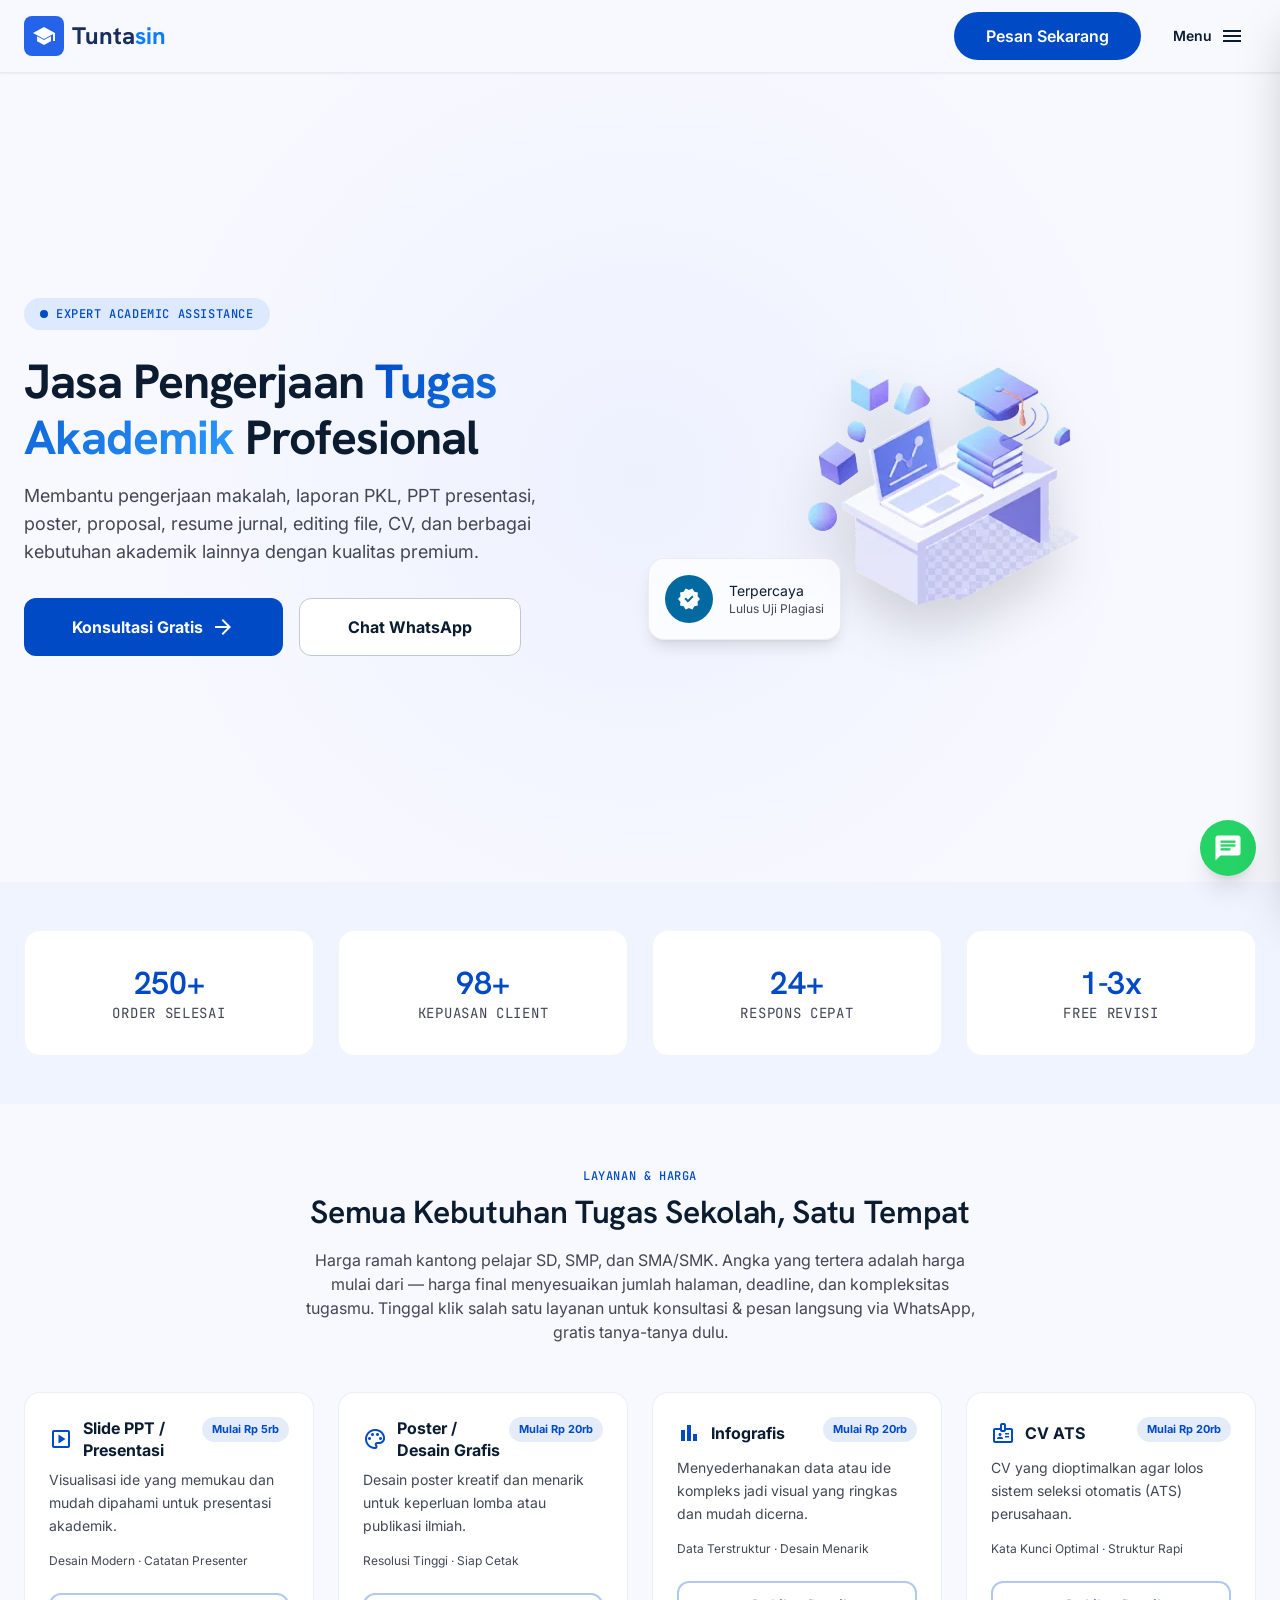
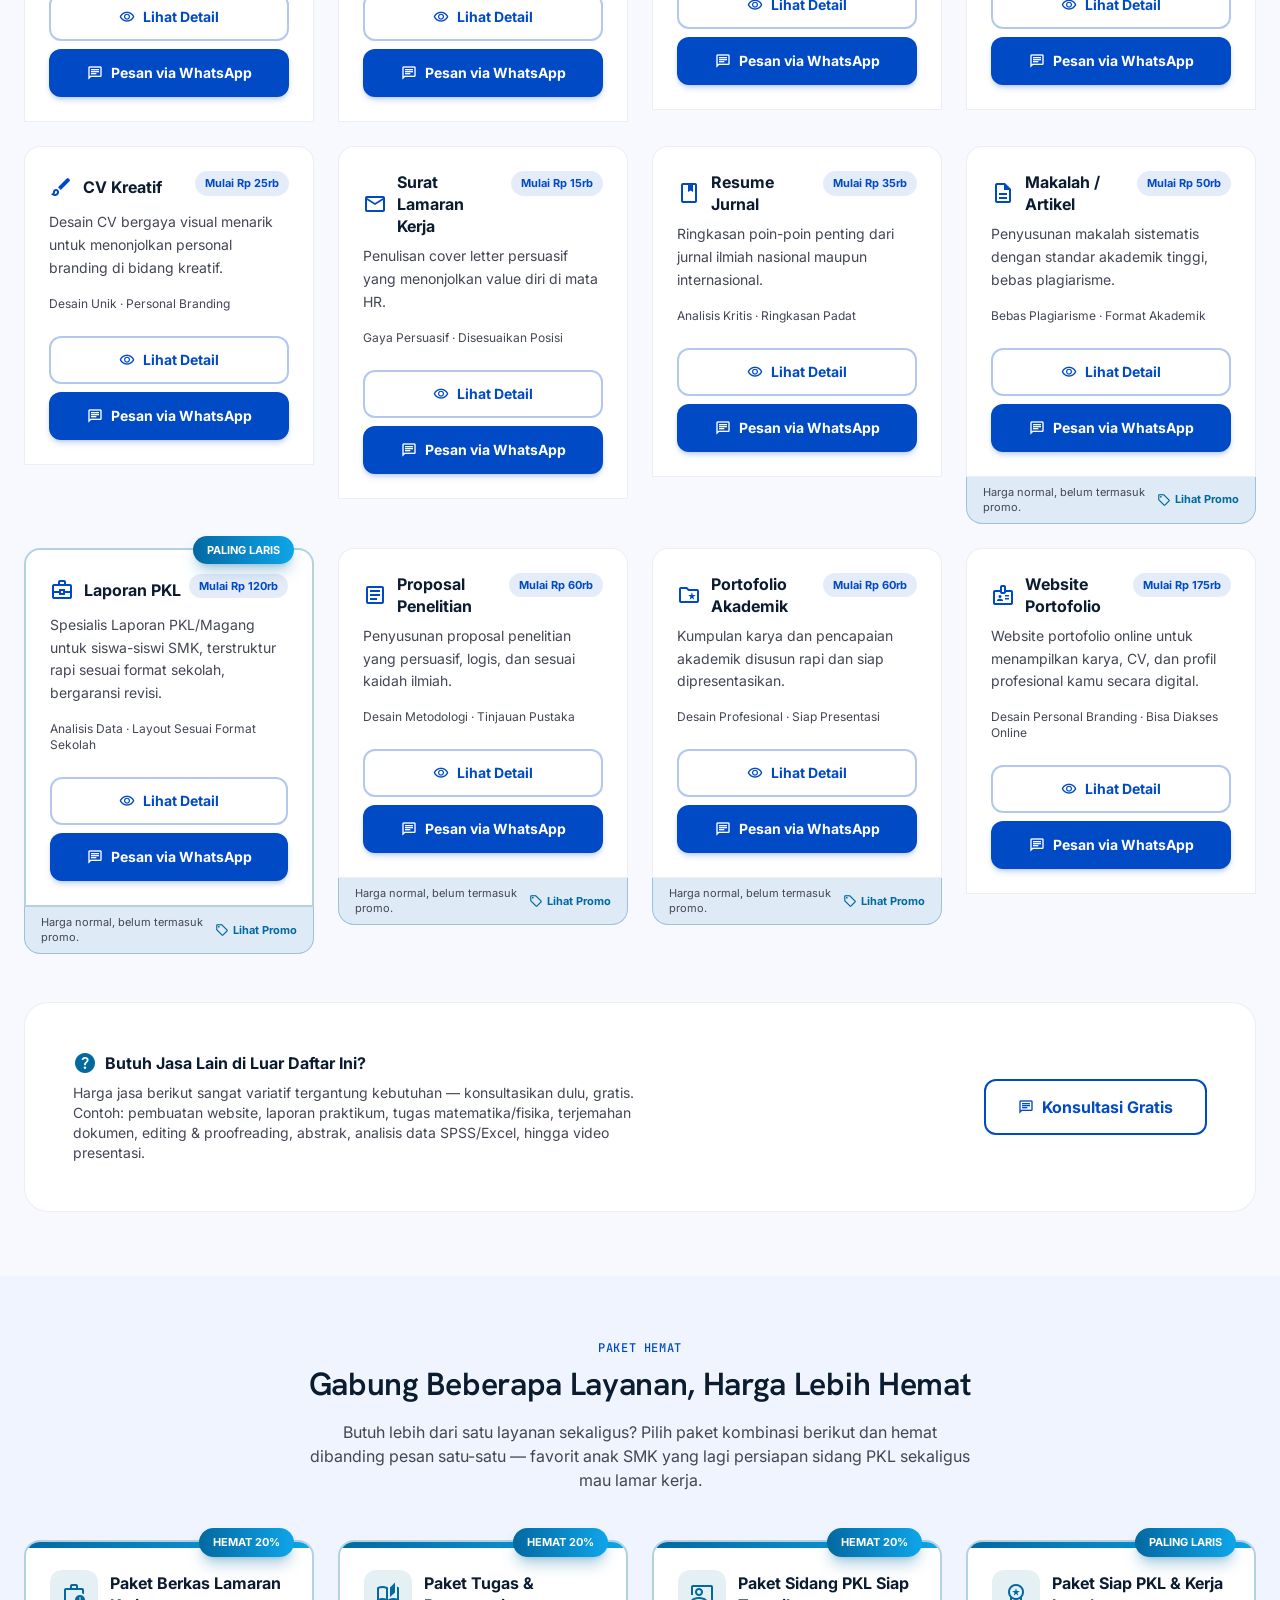
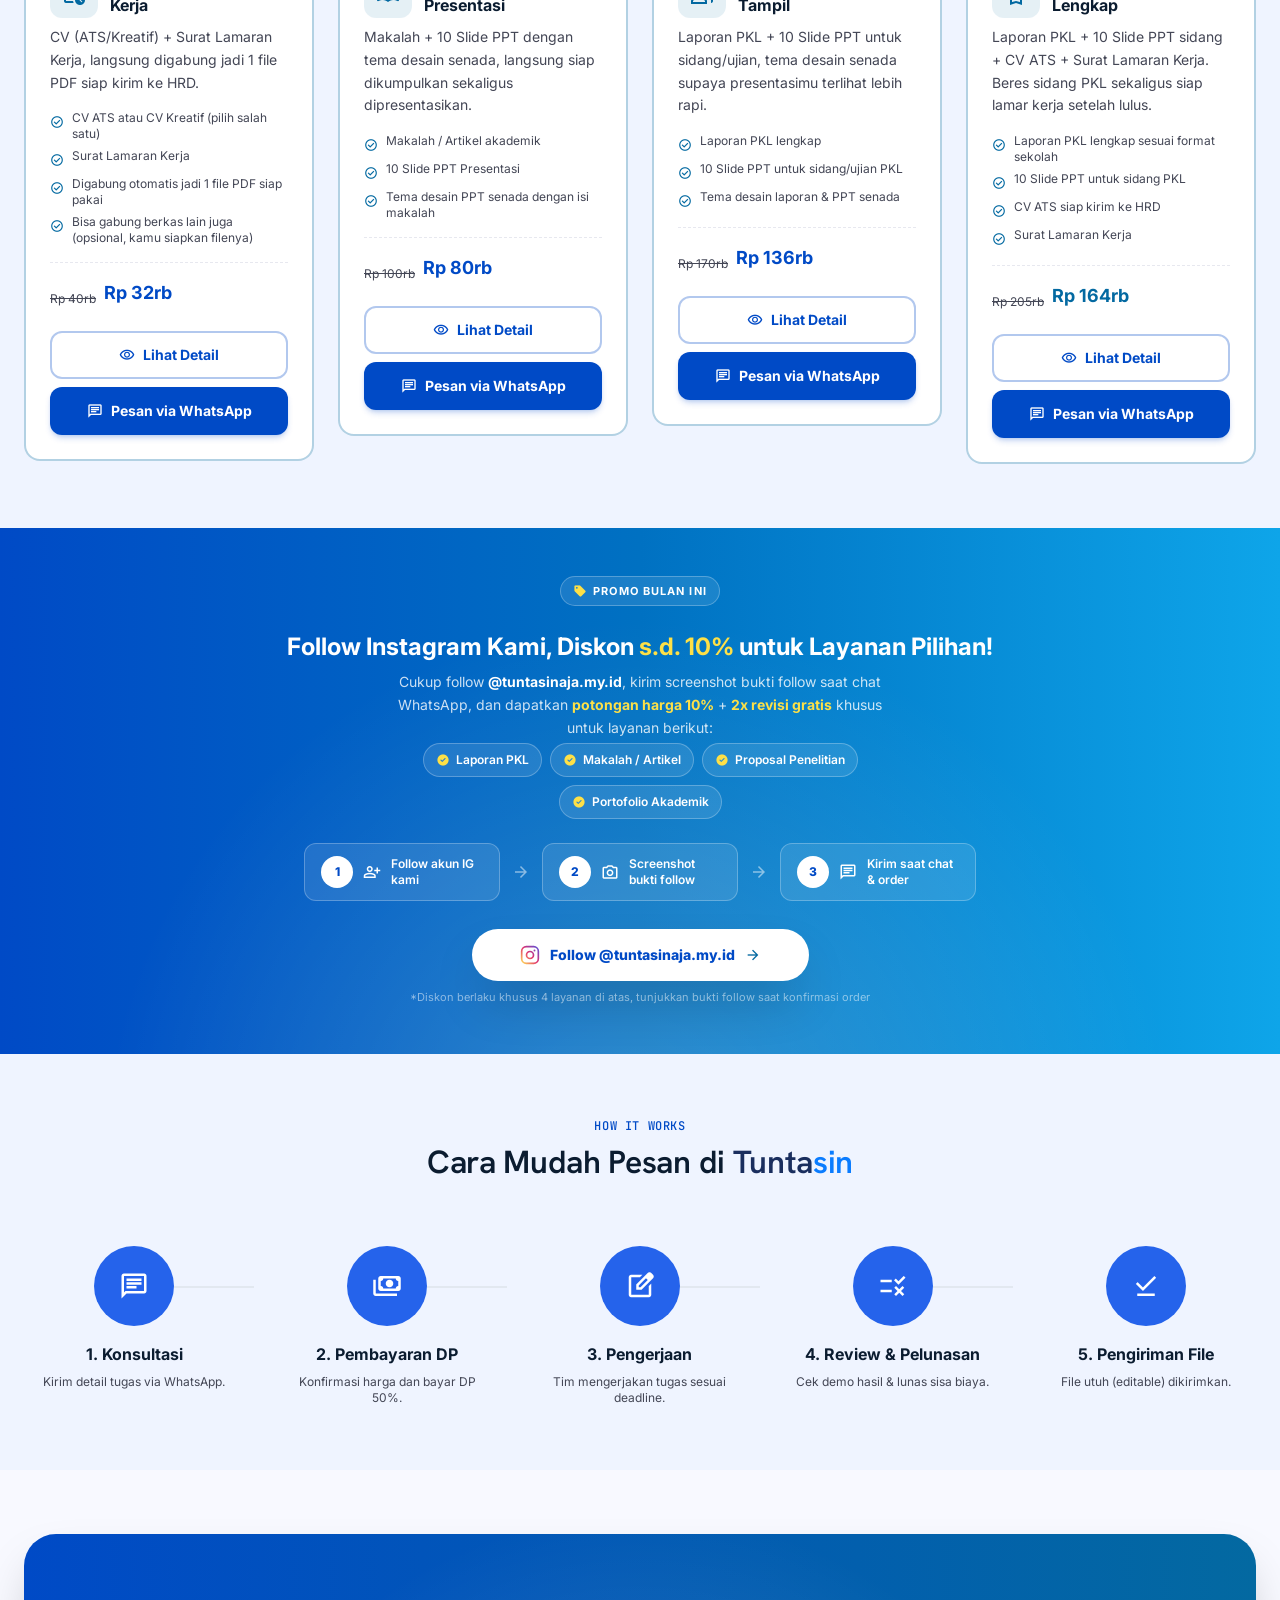
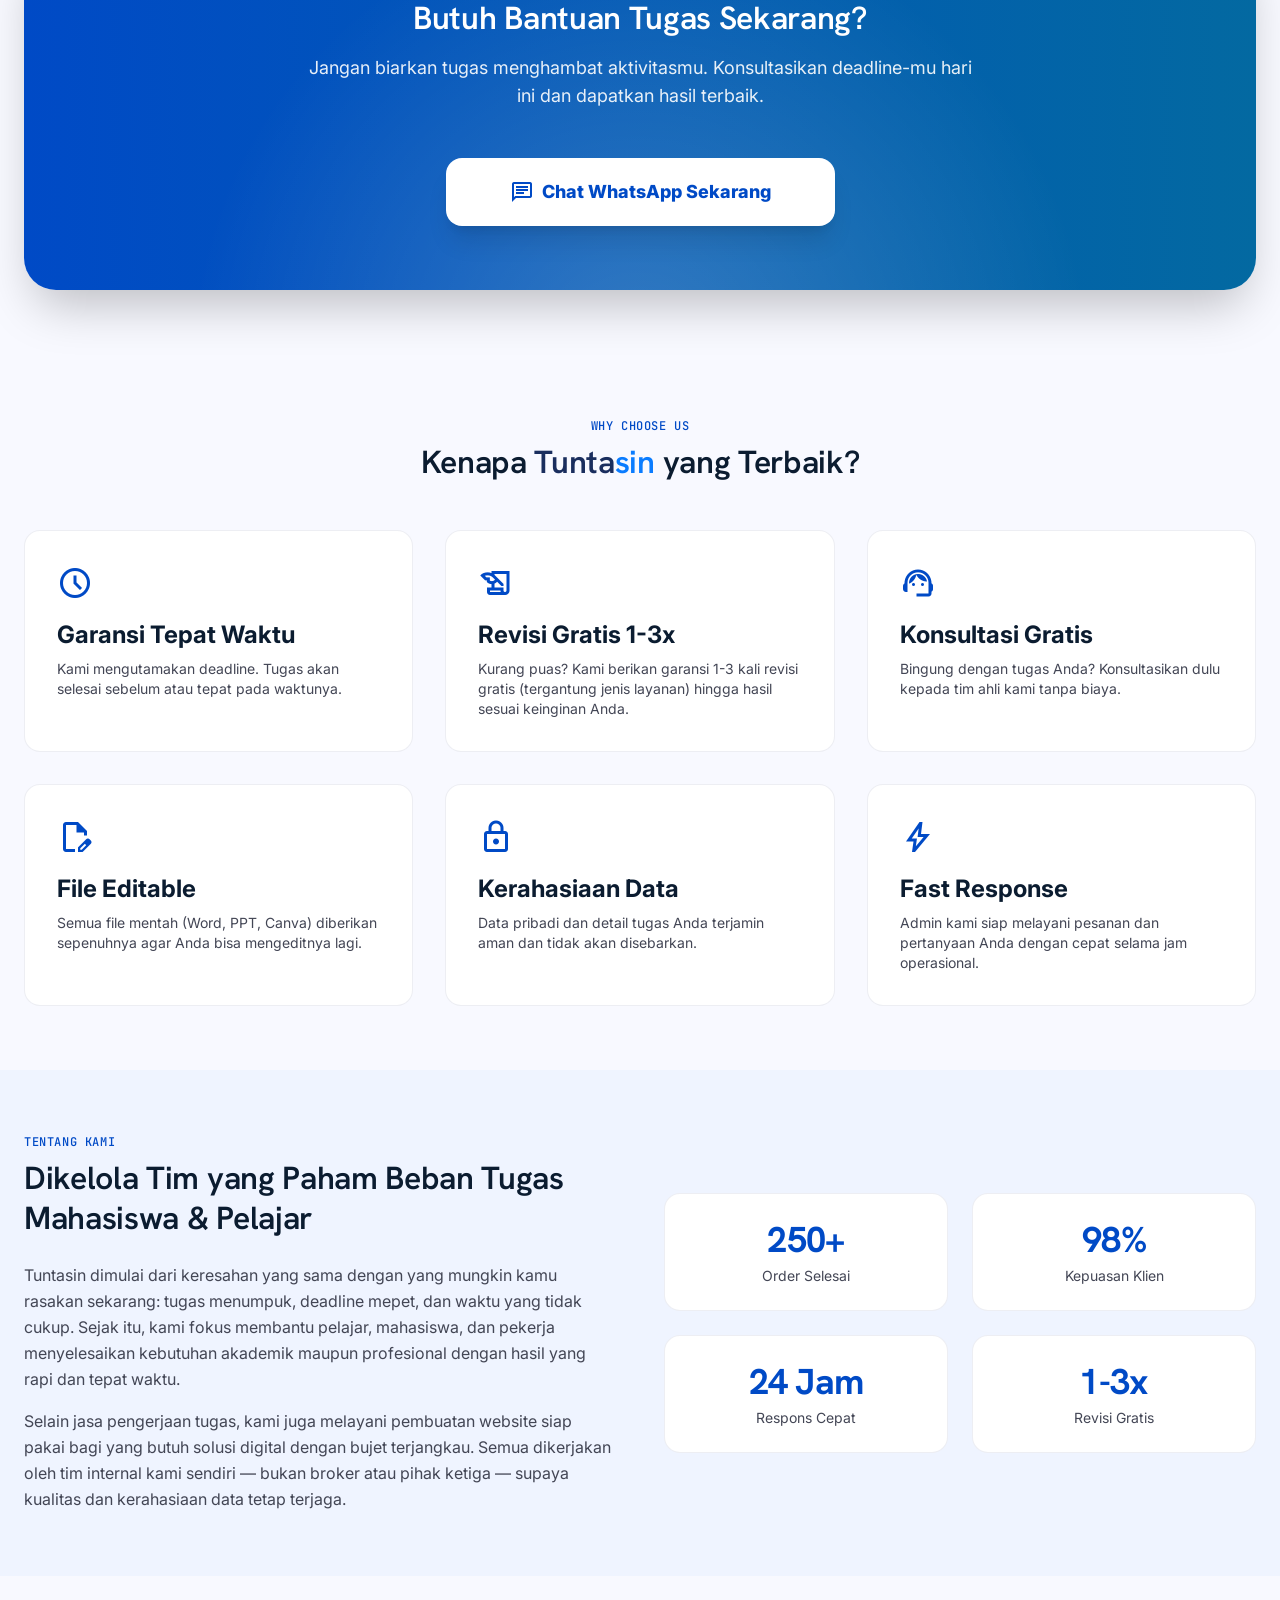
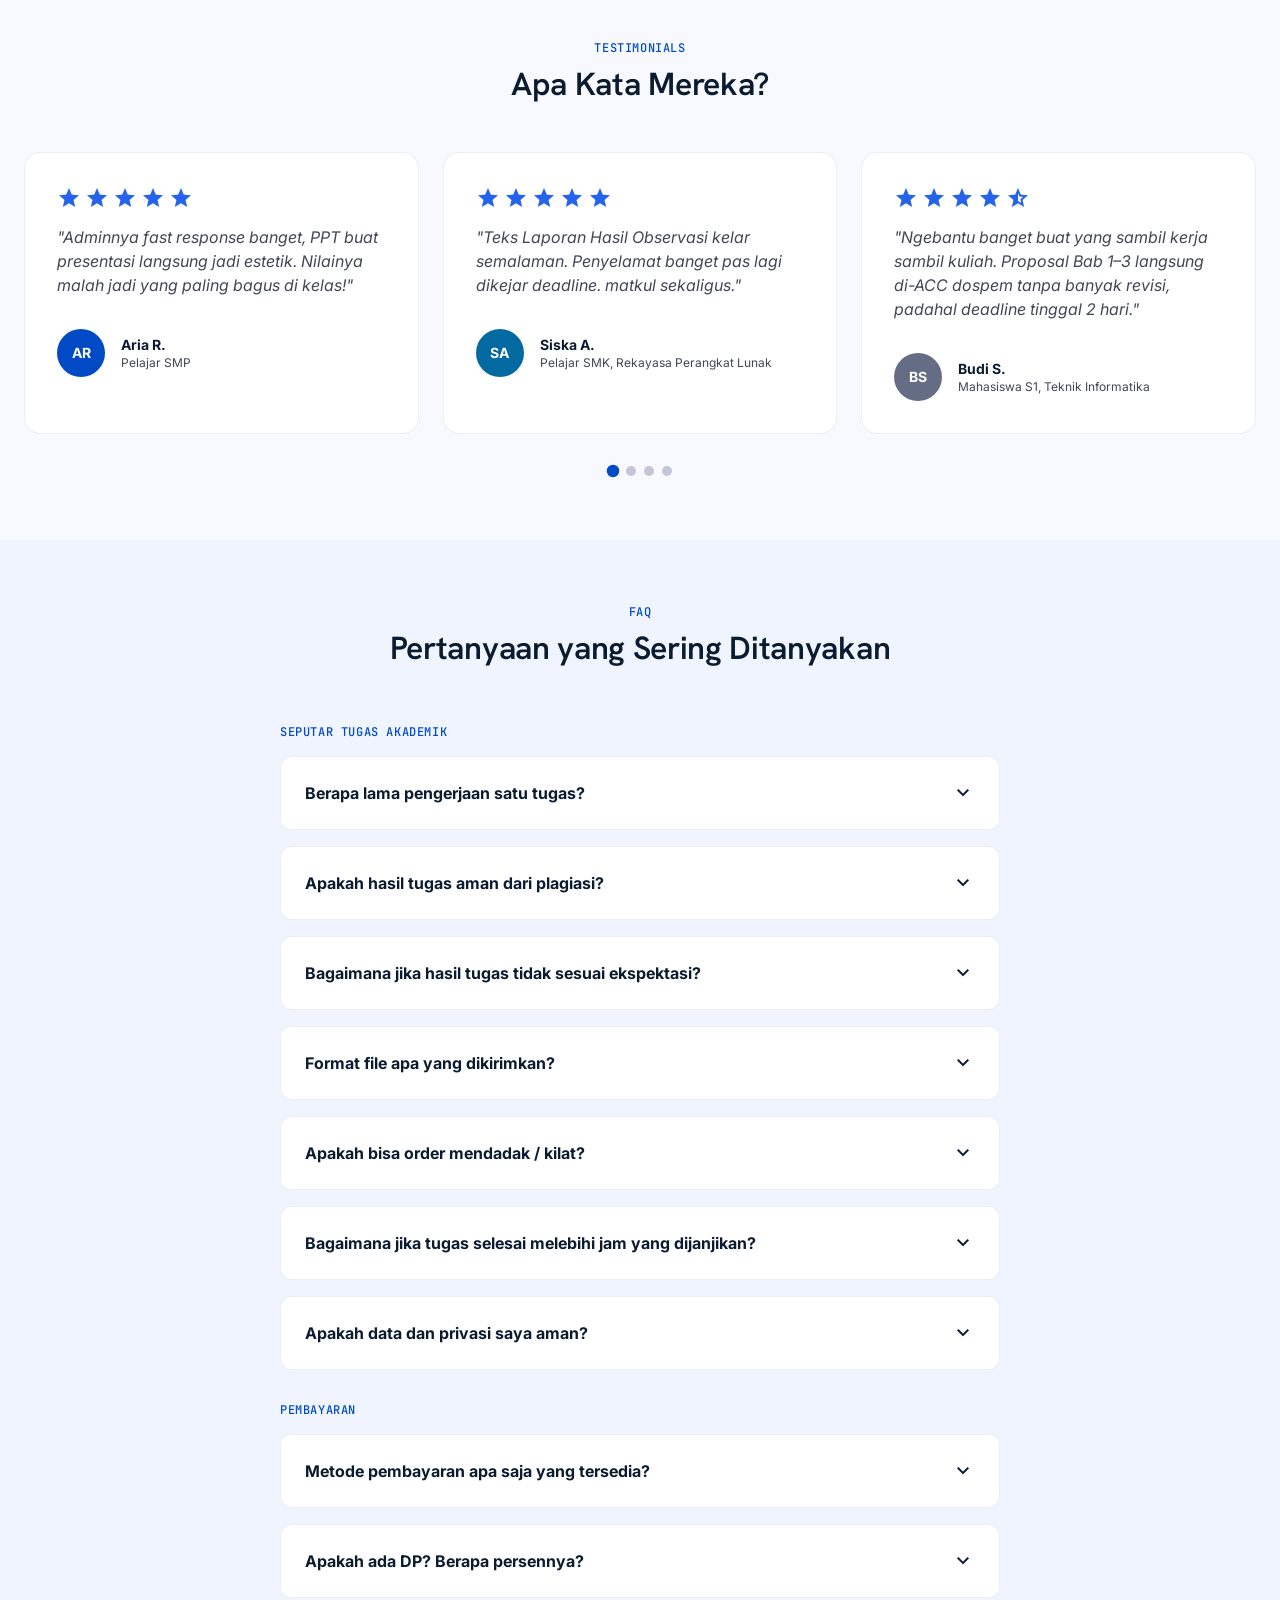
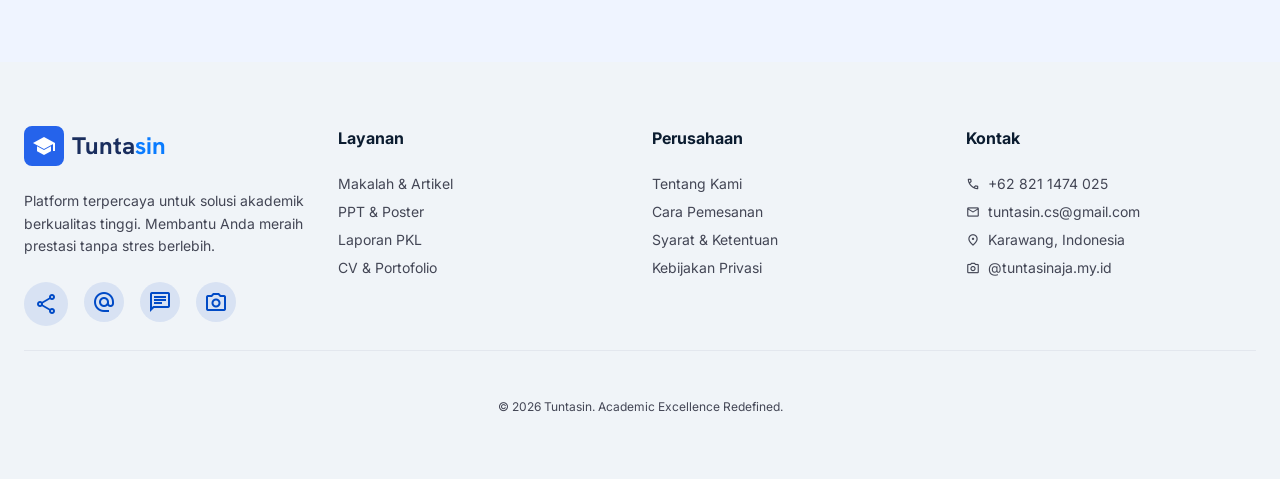
<file: index.html>
<!DOCTYPE html>
<html class="light scroll-smooth" lang="id">

<head>

    <meta charset="utf-8">
    <meta content="width=device-width, initial-scale=1.0" name="viewport">
    <title>Tuntasin | Jasa Pengerjaan Tugas Akademik Profesional &amp; Terpercaya</title>
    <meta
        content="Jasa pengerjaan tugas akademik profesional untuk mahasiswa & pelajar. Makalah, Laporan PKL, PPT, Poster, Proposal, dan lainnya. Cepat, berkualitas, &amp; terpercaya."
        name="description">
    <meta content="index, follow" name="robots">
    <link href="https://tuntasinaja.my.id/" rel="canonical">

    <!-- Favicon -->
    <link rel="icon" href="/favicon.ico?v=3" type="image/x-icon">
    <link rel="icon" href="/favicon.svg?v=3" type="image/svg+xml">
    <link rel="icon" href="/favicon-96x96.png?v=3" type="image/png" sizes="96x96">
    <link rel="apple-touch-icon" href="/apple-touch-icon.png?v=3">

    <!-- Open Graph -->
    <meta property="og:title" content="Tuntasin | Jasa Pengerjaan Tugas Akademik Profesional">
    <meta property="og:description"
        content="Solusi pengerjaan tugas akademik dengan kualitas premium dan garansi tepat waktu.">
    <meta property="og:type" content="website">
    <meta property="og:url" content="https://tuntasinaja.my.id/">
    <meta property="og:image" content="https://tuntasinaja.my.id/img/logo_tuntasin.png">
    <meta property="og:image:alt" content="Tuntasin - Jasa Pengerjaan Tugas Akademik">
    <meta property="og:image:type" content="image/png">
    <meta property="og:site_name" content="Tuntasin">
    <meta property="og:locale" content="id_ID">

    <!-- Twitter Card -->
    <meta name="twitter:card" content="summary_large_image">
    <meta name="twitter:title" content="Tuntasin | Jasa Pengerjaan Tugas Akademik Profesional">
    <meta name="twitter:description"
        content="Solusi pengerjaan tugas akademik dengan kualitas premium dan garansi tepat waktu.">
    <meta name="twitter:image" content="https://tuntasinaja.my.id/img/logo_tuntasin.png">
    <!-- Schema Markup (JSON-LD) -->
    <script type="application/ld+json">
{
    "@context": "https://schema.org",
    "@type": "LocalBusiness",
    "name": "Tuntasin",
    "description": "Jasa pengerjaan tugas akademik untuk mahasiswa & pelajar: makalah, laporan PKL, PPT, poster, proposal, resume jurnal, CV, dan portofolio.",
    "url": "https://tuntasinaja.my.id/",
    "logo": "https://tuntasinaja.my.id/img/logo_tuntasin.png",
    "image": "https://tuntasinaja.my.id/img/logo_tuntasin.png",
    "telephone": "+62-821-1474-025",
    "email": "tuntasin.cs@gmail.com",
    "priceRange": "Rp15.000 - Rp175.000",
    "address": {
        "@type": "PostalAddress",
        "addressLocality": "Karawang",
        "addressRegion": "Jawa Barat",
        "addressCountry": "ID"
    },
    "sameAs": [
        "https://instagram.com/tuntasinaja.my.id"
    ],
    "areaServed": "ID"
}
</script>
    <!-- Fonts (trimmed to weights actually used in the page: Hanken 600/700, Inter 400/600/700/800, JetBrains 500) -->
    <link href="https://fonts.googleapis.com" rel="preconnect">
    <link crossorigin="" href="https://fonts.gstatic.com" rel="preconnect">
    <link
        href="https://fonts.googleapis.com/css2?family=Hanken+Grotesk:wght@600;700&amp;family=Inter:wght@400;600;700;800&amp;family=JetBrains+Mono:wght@500&amp;display=swap"
        rel="preload" as="style" onload="this.onload=null;this.rel='stylesheet'">
    <noscript>
        <link
            href="https://fonts.googleapis.com/css2?family=Hanken+Grotesk:wght@600;700&amp;family=Inter:wght@400;600;700;800&amp;family=JetBrains+Mono:wght@500&amp;display=swap"
            rel="stylesheet">
    </noscript>
    <!-- Material Symbols: subset to only the 51 icons used on this page (icon_names),
         and narrowed to the axis ranges actually used (wght 400, FILL 0..1) instead of
         downloading the full multi-thousand-icon font at weights 100-700 -->
    <link
        href="https://fonts.googleapis.com/css2?family=Material+Symbols+Outlined:opsz,wght,FILL,GRAD@24,400,0..1,0&amp;icon_names=alternate_email,arrow_back,arrow_forward,arrow_upward,article,auto_stories,badge,bar_chart,bolt,book,brush,business_center,chat,check_circle,checklist,close,co_present,contact_page,description,design_services,download_done,edit_document,edit_square,expand_more,folder_special,help,history_edu,home,info,location_on,lock,mail,menu,palette,payments,phone,photo_camera,quiz,redeem,rule,schedule,school,sell,share,slideshow,star,star_half,support_agent,person_add,verified,visibility,work_history,workspace_premium&amp;display=swap"
        rel="preload" as="style" onload="this.onload=null;this.rel='stylesheet'">
    <noscript>
        <link
            href="https://fonts.googleapis.com/css2?family=Material+Symbols+Outlined:opsz,wght,FILL,GRAD@24,400,0..1,0&amp;icon_names=alternate_email,arrow_back,arrow_forward,arrow_upward,article,auto_stories,badge,bar_chart,bolt,book,brush,business_center,chat,check_circle,checklist,close,co_present,contact_page,description,design_services,download_done,edit_document,edit_square,expand_more,folder_special,help,history_edu,home,info,location_on,lock,mail,menu,palette,payments,phone,photo_camera,quiz,redeem,rule,schedule,school,sell,share,slideshow,star,star_half,support_agent,person_add,verified,visibility,work_history,workspace_premium&amp;display=swap"
            rel="stylesheet">
    </noscript>
    <link rel="stylesheet" href="css/app.css">
</head>

<body class="bg-background text-on-background font-body-md selection:bg-primary-fixed selection:text-on-primary-fixed">
    <!-- TopNavBar -->
    <header
        class="fixed top-0 w-full z-50 bg-surface/90 backdrop-blur-xl border-b border-outline-variant/30 shadow-sm transition-all duration-300"
        id="navbar">
        <div class="max-w-container-max mx-auto px-gutter flex justify-between items-center h-[72px]">
            <!-- Logo -->
            <div class="flex items-center gap-2 cursor-pointer" onclick="window.scrollTo(0,0)">
                <div class="w-10 h-10 bg-primary-container rounded-lg flex items-center justify-center text-white">
                    <span class="material-symbols-outlined" style="font-variation-settings: 'FILL' 1">school</span>
                </div>
                <span class="font-headline-sm text-headline-sm font-bold text-primary"><span
                        class="brand-tunta">Tunta</span><span class="brand-sin">sin</span></span>
            </div>
            <!-- Right side -->
            <div class="flex items-center gap-md">
                <a href="https://wa.me/628211474025?text=Halo%20Tuntasin%2C%20saya%20ingin%20pesan%20sekarang"
                    target="_blank"
                    class="hidden sm:flex bg-primary text-on-primary px-xl py-3 rounded-full font-semibold hover:opacity-90 active:scale-95 transition-all">
                    Pesan Sekarang
                </a>
                <!-- Menu Button (opens sidebar on all screen sizes) -->
                <button id="hamburger-btn"
                    class="flex items-center gap-2 min-w-11 min-h-11 justify-center p-2 md:pl-4 md:pr-3 rounded-lg hover:bg-surface-container transition-colors"
                    aria-label="Menu">
                    <span class="hidden md:inline text-on-surface font-semibold text-sm">Menu</span>
                    <span class="material-symbols-outlined text-on-surface" id="hamburger-icon">menu</span>
                </button>
            </div>
        </div>
    </header>

    <!-- Sidebar Backdrop (placed outside header so it isn't affected by header's backdrop-filter, which would otherwise become the containing block for these fixed elements and break full-height sizing) -->
    <div id="mobile-menu-backdrop"
        class="fixed inset-0 bg-on-surface/60 backdrop-blur-sm z-40 opacity-0 pointer-events-none transition-opacity duration-300">
    </div>
    <!-- Sidebar Navigation (used on both mobile and desktop) -->
    <aside id="mobile-menu"
        class="fixed top-0 right-0 h-full w-[85%] max-w-xs md:w-96 md:max-w-sm bg-surface z-50 shadow-2xl transform translate-x-full transition-transform duration-300 ease-out flex flex-col">
        <div class="flex items-center justify-between p-lg border-b border-outline-variant/30 flex-shrink-0">
            <div class="flex items-center gap-2">
                <div class="w-9 h-9 bg-primary-container rounded-lg flex items-center justify-center text-white">
                    <span class="material-symbols-outlined text-lg"
                        style="font-variation-settings: 'FILL' 1">school</span>
                </div>
                <span class="font-headline-sm text-headline-sm font-bold text-primary"><span
                        class="brand-tunta">Tunta</span><span class="brand-sin">sin</span></span>
            </div>
            <button id="sidebar-close-btn" aria-label="Tutup Menu"
                class="w-11 h-11 rounded-full flex items-center justify-center text-on-surface-variant hover:bg-outline-variant/20 transition-all">
                <span class="material-symbols-outlined">close</span>
            </button>
        </div>
        <div class="flex-1 overflow-y-auto px-gutter py-md flex flex-col gap-sm">
            <a href="#home"
                class="mobile-nav-link flex items-center gap-3 px-md py-3 rounded-xl text-on-surface-variant hover:bg-surface-container hover:text-primary transition-all">
                <span class="material-symbols-outlined text-sm">home</span> Home
            </a>
            <a href="#layanan"
                class="mobile-nav-link flex items-center gap-3 px-md py-3 rounded-xl text-on-surface-variant hover:bg-surface-container hover:text-primary transition-all">
                <span class="material-symbols-outlined text-sm">design_services</span> Layanan & Harga
            </a>
            <a href="#paket"
                class="mobile-nav-link flex items-center gap-3 px-md py-3 rounded-xl text-on-surface-variant hover:bg-surface-container hover:text-primary transition-all">
                <span class="material-symbols-outlined text-sm">redeem</span> Paket Hemat
            </a>
            <a href="#promo"
                class="mobile-nav-link flex items-center gap-3 px-md py-3 rounded-xl text-on-surface-variant hover:bg-surface-container hover:text-primary transition-all">
                <span class="material-symbols-outlined text-sm">sell</span> Promo
            </a>
            <a href="#cara-pesan"
                class="mobile-nav-link flex items-center gap-3 px-md py-3 rounded-xl text-on-surface-variant hover:bg-surface-container hover:text-primary transition-all">
                <span class="material-symbols-outlined text-sm">checklist</span> Cara Pemesanan
            </a>
            <a href="#tentang"
                class="mobile-nav-link flex items-center gap-3 px-md py-3 rounded-xl text-on-surface-variant hover:bg-surface-container hover:text-primary transition-all">
                <span class="material-symbols-outlined text-sm">info</span> Tentang Kami
            </a>
            <a href="#testimonials"
                class="mobile-nav-link flex items-center gap-3 px-md py-3 rounded-xl text-on-surface-variant hover:bg-surface-container hover:text-primary transition-all">
                <span class="material-symbols-outlined text-sm">star</span> Testimonials
            </a>
            <a href="#qna"
                class="mobile-nav-link flex items-center gap-3 px-md py-3 rounded-xl text-on-surface-variant hover:bg-surface-container hover:text-primary transition-all">
                <span class="material-symbols-outlined text-sm">quiz</span> FAQ
            </a>
            <a href="#contact"
                class="mobile-nav-link flex items-center gap-3 px-md py-3 rounded-xl text-on-surface-variant hover:bg-surface-container hover:text-primary transition-all">
                <span class="material-symbols-outlined text-sm">contact_page</span> Contact
            </a>
        </div>
        <div class="p-gutter border-t border-outline-variant/30 flex-shrink-0">
            <a href="https://wa.me/628211474025?text=Halo%20Tuntasin%2C%20saya%20ingin%20pesan%20sekarang"
                target="_blank"
                class="flex items-center justify-center gap-2 bg-primary text-on-primary px-xl py-3 rounded-full font-semibold hover:opacity-90 transition-all">
                <span class="material-symbols-outlined text-sm">chat</span> Pesan Sekarang
            </a>
        </div>
    </aside>

    <main class="pt-[72px]">
        <!-- Hero Section -->
        <section class="relative min-h-[90vh] flex items-center overflow-hidden hero-gradient" id="home">
            <div class="max-w-container-max mx-auto px-gutter w-full grid md:grid-cols-2 gap-2xl items-center py-2xl">
                <div class="animate-reveal reveal-visible text-center md:text-left">
                    <div class="inline-flex items-center gap-2 bg-surface-container-high px-4 py-2 rounded-full mb-lg">
                        <span class="flex h-2 w-2 rounded-full bg-primary animate-pulse"></span>
                        <span class="text-label-caps font-label-caps text-primary uppercase">Expert Academic
                            Assistance</span>
                    </div>
                    <h1 class="font-display-lg text-display-lg-mobile md:text-display-lg text-on-surface mb-md">
                        Jasa Pengerjaan <span class="gradient-text">Tugas Akademik</span> Profesional
                    </h1>
                    <p class="text-body-lg font-body-lg text-on-surface-variant mb-xl max-w-lg mx-auto md:mx-0">
                        Membantu pengerjaan makalah, laporan PKL, PPT presentasi, poster, proposal, resume jurnal,
                        editing file, CV,
                        dan berbagai kebutuhan akademik lainnya dengan kualitas premium.
                    </p>
                    <div class="flex flex-col sm:flex-row gap-md justify-center md:justify-start">
                        <a href="https://wa.me/628211474025?text=Halo%20Tuntasin%2C%20saya%20ingin%20konsultasi%20gratis"
                            target="_blank"
                            class="bg-primary text-on-primary px-2xl py-4 rounded-xl font-bold flex items-center justify-center gap-2 hover:opacity-90 transition-all">
                            Konsultasi Gratis <span class="material-symbols-outlined">arrow_forward</span>
                        </a>
                        <a href="https://wa.me/628211474025?text=Halo%20Tuntasin%2C%20saya%20ingin%20konsultasi%20jasa%20pengerjaan%20tugas"
                            target="_blank"
                            class="bg-surface-container-lowest border border-outline-variant text-on-surface px-2xl py-4 rounded-xl font-bold flex items-center justify-center gap-2 hover:bg-surface-container transition-all">
                            Chat WhatsApp
                        </a>
                    </div>
                </div>
                <div class="relative animate-reveal reveal-visible delay-200 flex justify-center">
                    <picture>
                        <source srcset="img/ikon.webp" type="image/webp">
                        <img alt="Illustration of workspace with graduation cap and books"
                            class="w-full max-w-sm md:max-w-full h-auto drop-shadow-2xl" src="img/ikon.png" width="512"
                            height="293" fetchpriority="high" decoding="async">
                    </picture>
                    <!-- Floating Badge -->
                    <div class="absolute -bottom-4 left-4 md:-left-4 glass-panel p-2 md:p-md rounded-xl md:rounded-2xl border border-outline-variant/30 flex items-center gap-2 md:gap-md animate-bounce shadow-lg"
                        style="animation-duration: 3s">
                        <div
                            class="w-8 h-8 md:w-12 md:h-12 bg-secondary-container rounded-full flex items-center justify-center text-white flex-shrink-0">
                            <span class="material-symbols-outlined text-base md:text-2xl"
                                style="font-variation-settings: 'FILL' 1">verified</span>
                        </div>
                        <div>
                            <p class="text-xs md:text-body-sm font-bold">Terpercaya</p>
                            <p class="text-[10px] md:text-xs text-on-surface-variant">Lulus Uji Plagiasi</p>
                        </div>
                    </div>
                </div>
            </div>
        </section>
        <!-- Stats Cards -->
        <section class="py-2xl bg-surface-container-low">
            <div class="max-w-container-max mx-auto px-gutter">
                <div class="grid grid-cols-2 md:grid-cols-4 gap-lg">
                    <div
                        class="bg-white p-xl rounded-2xl border border-outline-variant/20 text-center card-hover-effect">
                        <p class="text-headline-md font-headline-md text-primary" data-target="250">250+</p>
                        <p class="text-body-sm font-label-caps text-on-surface-variant uppercase tracking-wider">Order
                            Selesai</p>
                    </div>
                    <div
                        class="bg-white p-xl rounded-2xl border border-outline-variant/20 text-center card-hover-effect">
                        <p class="text-headline-md font-headline-md text-primary" data-target="98">98+</p>
                        <p class="text-body-sm font-label-caps text-on-surface-variant uppercase tracking-wider">
                            Kepuasan Client</p>
                    </div>
                    <div
                        class="bg-white p-xl rounded-2xl border border-outline-variant/20 text-center card-hover-effect">
                        <p class="text-headline-md font-headline-md text-primary" data-target="24">24+</p>
                        <p class="text-body-sm font-label-caps text-on-surface-variant uppercase tracking-wider">Respons
                            Cepat</p>
                    </div>
                    <div
                        class="bg-white p-xl rounded-2xl border border-outline-variant/20 text-center card-hover-effect">
                        <p class="text-headline-md font-headline-md text-primary">1-3x</p>
                        <p class="text-body-sm font-label-caps text-on-surface-variant uppercase tracking-wider">Free
                            Revisi</p>
                    </div>
                </div>
            </div>
        </section>

        <!-- Layanan & Harga -->
        <section class="py-3xl" id="layanan">
            <div class="max-w-container-max mx-auto px-gutter">
                <div class="text-center mb-2xl">
                    <h2 class="text-label-caps font-label-caps text-primary mb-sm">LAYANAN & HARGA</h2>
                    <h3 class="text-headline-md font-headline-md text-on-surface mb-md">Semua Kebutuhan Tugas Sekolah,
                        Satu Tempat</h3>
                    <p class="text-body-md text-on-surface-variant max-w-2xl mx-auto">Harga ramah kantong pelajar SD,
                        SMP, dan SMA/SMK. Angka yang tertera adalah harga mulai dari — harga final menyesuaikan
                        jumlah halaman, deadline, dan kompleksitas tugasmu. Tinggal klik salah satu layanan untuk
                        konsultasi &amp; pesan langsung via WhatsApp, gratis tanya-tanya dulu.
                    </p>
                </div>

                <div class="grid grid-cols-1 sm:grid-cols-2 lg:grid-cols-4 gap-lg mb-2xl">
                    <div class="flex flex-col card-hover-effect">
                        <div
                            class="service-card group bg-white rounded-t-2xl border border-outline-variant/30 hover:border-primary/50 hover:shadow-lg transition-all p-lg flex flex-col">
                            <div class="flex items-start justify-between gap-2 mb-sm">
                                <div class="flex items-center gap-2.5 min-w-0">
                                    <span
                                        class="material-symbols-outlined text-primary text-2xl flex-shrink-0 transition-transform duration-300 group-hover:scale-110">slideshow</span>
                                    <h4 class="font-bold text-on-surface text-base leading-snug">Slide PPT / Presentasi
                                    </h4>
                                </div>
                                <span
                                    class="flex-shrink-0 text-[11px] font-bold text-primary bg-primary/10 px-2.5 py-1 rounded-full whitespace-nowrap">Mulai
                                    Rp 5rb</span>
                            </div>
                            <p class="text-sm text-on-surface-variant leading-relaxed mb-md">Visualisasi ide yang
                                memukau
                                dan mudah dipahami untuk presentasi akademik.</p>
                            <p class="text-xs text-on-surface-variant mb-lg mt-auto">Desain Modern &middot; Catatan
                                Presenter</p>
                            <div class="flex flex-col gap-2">
                                <button type="button" onclick="openServiceDetail('ppt')"
                                    class="w-full py-2.5 rounded-xl border-2 border-primary/30 text-primary font-bold text-sm hover:bg-primary/5 active:scale-95 transition-all text-center flex items-center justify-center gap-2">
                                    <span class="material-symbols-outlined text-base">visibility</span> Lihat Detail
                                </button>
                                <a href="https://wa.me/628211474025?text=Halo%20Tuntasin%2C%20saya%20ingin%20konsultasi%20/%20memesan%20jasa%20%2ASlide%20PPT%20/%20Presentasi%2A.%0A%0ATerimakasih."
                                    target="_blank"
                                    class="w-full py-3 rounded-xl bg-primary text-on-primary font-bold text-sm shadow-md shadow-primary/20 hover:opacity-90 active:scale-95 transition-all text-center flex items-center justify-center gap-2">
                                    <span class="material-symbols-outlined text-base">chat</span> Pesan via WhatsApp
                                </a>
                            </div>
                        </div>

                    </div>
                    <div class="flex flex-col card-hover-effect">
                        <div
                            class="service-card group bg-white rounded-t-2xl border border-outline-variant/30 hover:border-primary/50 hover:shadow-lg transition-all p-lg flex flex-col">
                            <div class="flex items-start justify-between gap-2 mb-sm">
                                <div class="flex items-center gap-2.5 min-w-0">
                                    <span
                                        class="material-symbols-outlined text-primary text-2xl flex-shrink-0 transition-transform duration-300 group-hover:scale-110">palette</span>
                                    <h4 class="font-bold text-on-surface text-base leading-snug">Poster / Desain Grafis
                                    </h4>
                                </div>
                                <span
                                    class="flex-shrink-0 text-[11px] font-bold text-primary bg-primary/10 px-2.5 py-1 rounded-full whitespace-nowrap">Mulai
                                    Rp 20rb</span>
                            </div>
                            <p class="text-sm text-on-surface-variant leading-relaxed mb-md">Desain poster kreatif dan
                                menarik untuk keperluan lomba atau publikasi ilmiah.</p>
                            <p class="text-xs text-on-surface-variant mb-lg mt-auto">Resolusi Tinggi &middot; Siap Cetak
                            </p>
                            <div class="flex flex-col gap-2">
                                <button type="button" onclick="openServiceDetail('poster')"
                                    class="w-full py-2.5 rounded-xl border-2 border-primary/30 text-primary font-bold text-sm hover:bg-primary/5 active:scale-95 transition-all text-center flex items-center justify-center gap-2">
                                    <span class="material-symbols-outlined text-base">visibility</span> Lihat Detail
                                </button>
                                <a href="https://wa.me/628211474025?text=Halo%20Tuntasin%2C%20saya%20ingin%20konsultasi%20/%20memesan%20jasa%20%2APoster%20/%20Desain%20Grafis%2A.%0A%0ATerimakasih."
                                    target="_blank"
                                    class="w-full py-3 rounded-xl bg-primary text-on-primary font-bold text-sm shadow-md shadow-primary/20 hover:opacity-90 active:scale-95 transition-all text-center flex items-center justify-center gap-2">
                                    <span class="material-symbols-outlined text-base">chat</span> Pesan via WhatsApp
                                </a>
                            </div>
                        </div>

                    </div>
                    <div class="flex flex-col card-hover-effect">
                        <div
                            class="service-card group bg-white rounded-t-2xl border border-outline-variant/30 hover:border-primary/50 hover:shadow-lg transition-all p-lg flex flex-col">
                            <div class="flex items-start justify-between gap-2 mb-sm">
                                <div class="flex items-center gap-2.5 min-w-0">
                                    <span
                                        class="material-symbols-outlined text-primary text-2xl flex-shrink-0 transition-transform duration-300 group-hover:scale-110">bar_chart</span>
                                    <h4 class="font-bold text-on-surface text-base leading-snug">Infografis</h4>
                                </div>
                                <span
                                    class="flex-shrink-0 text-[11px] font-bold text-primary bg-primary/10 px-2.5 py-1 rounded-full whitespace-nowrap">Mulai
                                    Rp 20rb</span>
                            </div>
                            <p class="text-sm text-on-surface-variant leading-relaxed mb-md">Menyederhanakan data atau
                                ide
                                kompleks jadi visual yang ringkas dan mudah dicerna.</p>
                            <p class="text-xs text-on-surface-variant mb-lg mt-auto">Data Terstruktur &middot; Desain
                                Menarik</p>
                            <div class="flex flex-col gap-2">
                                <button type="button" onclick="openServiceDetail('infografis')"
                                    class="w-full py-2.5 rounded-xl border-2 border-primary/30 text-primary font-bold text-sm hover:bg-primary/5 active:scale-95 transition-all text-center flex items-center justify-center gap-2">
                                    <span class="material-symbols-outlined text-base">visibility</span> Lihat Detail
                                </button>
                                <a href="https://wa.me/628211474025?text=Halo%20Tuntasin%2C%20saya%20ingin%20konsultasi%20/%20memesan%20jasa%20%2AInfografis%2A.%0A%0ATerimakasih."
                                    target="_blank"
                                    class="w-full py-3 rounded-xl bg-primary text-on-primary font-bold text-sm shadow-md shadow-primary/20 hover:opacity-90 active:scale-95 transition-all text-center flex items-center justify-center gap-2">
                                    <span class="material-symbols-outlined text-base">chat</span> Pesan via WhatsApp
                                </a>
                            </div>
                        </div>

                    </div>
                    <div class="flex flex-col card-hover-effect">
                        <div
                            class="service-card group bg-white rounded-t-2xl border border-outline-variant/30 hover:border-primary/50 hover:shadow-lg transition-all p-lg flex flex-col">
                            <div class="flex items-start justify-between gap-2 mb-sm">
                                <div class="flex items-center gap-2.5 min-w-0">
                                    <span
                                        class="material-symbols-outlined text-primary text-2xl flex-shrink-0 transition-transform duration-300 group-hover:scale-110">badge</span>
                                    <h4 class="font-bold text-on-surface text-base leading-snug">CV ATS</h4>
                                </div>
                                <span
                                    class="flex-shrink-0 text-[11px] font-bold text-primary bg-primary/10 px-2.5 py-1 rounded-full whitespace-nowrap">Mulai
                                    Rp 20rb</span>
                            </div>
                            <p class="text-sm text-on-surface-variant leading-relaxed mb-md">CV yang dioptimalkan agar
                                lolos
                                sistem seleksi otomatis (ATS) perusahaan.</p>
                            <p class="text-xs text-on-surface-variant mb-lg mt-auto">Kata Kunci Optimal &middot;
                                Struktur
                                Rapi</p>
                            <div class="flex flex-col gap-2">
                                <button type="button" onclick="openServiceDetail('cv-ats')"
                                    class="w-full py-2.5 rounded-xl border-2 border-primary/30 text-primary font-bold text-sm hover:bg-primary/5 active:scale-95 transition-all text-center flex items-center justify-center gap-2">
                                    <span class="material-symbols-outlined text-base">visibility</span> Lihat Detail
                                </button>
                                <a href="https://wa.me/628211474025?text=Halo%20Tuntasin%2C%20saya%20ingin%20konsultasi%20/%20memesan%20jasa%20%2ACV%20ATS%2A.%0A%0ATerimakasih."
                                    target="_blank"
                                    class="w-full py-3 rounded-xl bg-primary text-on-primary font-bold text-sm shadow-md shadow-primary/20 hover:opacity-90 active:scale-95 transition-all text-center flex items-center justify-center gap-2">
                                    <span class="material-symbols-outlined text-base">chat</span> Pesan via WhatsApp
                                </a>
                            </div>
                        </div>

                    </div>
                    <div class="flex flex-col card-hover-effect">
                        <div
                            class="service-card group bg-white rounded-t-2xl border border-outline-variant/30 hover:border-primary/50 hover:shadow-lg transition-all p-lg flex flex-col">
                            <div class="flex items-start justify-between gap-2 mb-sm">
                                <div class="flex items-center gap-2.5 min-w-0">
                                    <span
                                        class="material-symbols-outlined text-primary text-2xl flex-shrink-0 transition-transform duration-300 group-hover:scale-110">brush</span>
                                    <h4 class="font-bold text-on-surface text-base leading-snug">CV Kreatif</h4>
                                </div>
                                <span
                                    class="flex-shrink-0 text-[11px] font-bold text-primary bg-primary/10 px-2.5 py-1 rounded-full whitespace-nowrap">Mulai
                                    Rp 25rb</span>
                            </div>
                            <p class="text-sm text-on-surface-variant leading-relaxed mb-md">Desain CV bergaya visual
                                menarik untuk menonjolkan personal branding di bidang kreatif.</p>
                            <p class="text-xs text-on-surface-variant mb-lg mt-auto">Desain Unik &middot; Personal
                                Branding</p>
                            <div class="flex flex-col gap-2">
                                <button type="button" onclick="openServiceDetail('cv-kreatif')"
                                    class="w-full py-2.5 rounded-xl border-2 border-primary/30 text-primary font-bold text-sm hover:bg-primary/5 active:scale-95 transition-all text-center flex items-center justify-center gap-2">
                                    <span class="material-symbols-outlined text-base">visibility</span> Lihat Detail
                                </button>
                                <a href="https://wa.me/628211474025?text=Halo%20Tuntasin%2C%20saya%20ingin%20konsultasi%20/%20memesan%20jasa%20%2ACV%20Kreatif%2A.%0A%0ATerimakasih."
                                    target="_blank"
                                    class="w-full py-3 rounded-xl bg-primary text-on-primary font-bold text-sm shadow-md shadow-primary/20 hover:opacity-90 active:scale-95 transition-all text-center flex items-center justify-center gap-2">
                                    <span class="material-symbols-outlined text-base">chat</span> Pesan via WhatsApp
                                </a>
                            </div>
                        </div>

                    </div>
                    <div class="flex flex-col card-hover-effect">
                        <div
                            class="service-card group bg-white rounded-t-2xl border border-outline-variant/30 hover:border-primary/50 hover:shadow-lg transition-all p-lg flex flex-col">
                            <div class="flex items-start justify-between gap-2 mb-sm">
                                <div class="flex items-center gap-2.5 min-w-0">
                                    <span
                                        class="material-symbols-outlined text-primary text-2xl flex-shrink-0 transition-transform duration-300 group-hover:scale-110">mail</span>
                                    <h4 class="font-bold text-on-surface text-base leading-snug">Surat Lamaran Kerja
                                    </h4>
                                </div>
                                <span
                                    class="flex-shrink-0 text-[11px] font-bold text-primary bg-primary/10 px-2.5 py-1 rounded-full whitespace-nowrap">Mulai
                                    Rp 15rb</span>
                            </div>
                            <p class="text-sm text-on-surface-variant leading-relaxed mb-md">Penulisan cover letter
                                persuasif yang menonjolkan value diri di mata HR.</p>
                            <p class="text-xs text-on-surface-variant mb-lg mt-auto">Gaya Persuasif &middot; Disesuaikan
                                Posisi</p>
                            <div class="flex flex-col gap-2">
                                <button type="button" onclick="openServiceDetail('surat-lamaran')"
                                    class="w-full py-2.5 rounded-xl border-2 border-primary/30 text-primary font-bold text-sm hover:bg-primary/5 active:scale-95 transition-all text-center flex items-center justify-center gap-2">
                                    <span class="material-symbols-outlined text-base">visibility</span> Lihat Detail
                                </button>
                                <a href="https://wa.me/628211474025?text=Halo%20Tuntasin%2C%20saya%20ingin%20konsultasi%20/%20memesan%20jasa%20%2ASurat%20Lamaran%20Kerja%2A.%0A%0ATerimakasih."
                                    target="_blank"
                                    class="w-full py-3 rounded-xl bg-primary text-on-primary font-bold text-sm shadow-md shadow-primary/20 hover:opacity-90 active:scale-95 transition-all text-center flex items-center justify-center gap-2">
                                    <span class="material-symbols-outlined text-base">chat</span> Pesan via WhatsApp
                                </a>
                            </div>
                        </div>

                    </div>
                    <div class="flex flex-col card-hover-effect">
                        <div
                            class="service-card group bg-white rounded-t-2xl border border-outline-variant/30 hover:border-primary/50 hover:shadow-lg transition-all p-lg flex flex-col">
                            <div class="flex items-start justify-between gap-2 mb-sm">
                                <div class="flex items-center gap-2.5 min-w-0">
                                    <span
                                        class="material-symbols-outlined text-primary text-2xl flex-shrink-0 transition-transform duration-300 group-hover:scale-110">book</span>
                                    <h4 class="font-bold text-on-surface text-base leading-snug">Resume Jurnal</h4>
                                </div>
                                <span
                                    class="flex-shrink-0 text-[11px] font-bold text-primary bg-primary/10 px-2.5 py-1 rounded-full whitespace-nowrap">Mulai
                                    Rp 35rb</span>
                            </div>
                            <p class="text-sm text-on-surface-variant leading-relaxed mb-md">Ringkasan poin-poin penting
                                dari jurnal ilmiah nasional maupun internasional.</p>
                            <p class="text-xs text-on-surface-variant mb-lg mt-auto">Analisis Kritis &middot; Ringkasan
                                Padat</p>
                            <div class="flex flex-col gap-2">
                                <button type="button" onclick="openServiceDetail('resume-jurnal')"
                                    class="w-full py-2.5 rounded-xl border-2 border-primary/30 text-primary font-bold text-sm hover:bg-primary/5 active:scale-95 transition-all text-center flex items-center justify-center gap-2">
                                    <span class="material-symbols-outlined text-base">visibility</span> Lihat Detail
                                </button>
                                <a href="https://wa.me/628211474025?text=Halo%20Tuntasin%2C%20saya%20ingin%20konsultasi%20/%20memesan%20jasa%20%2AResume%20Jurnal%2A.%0A%0ATerimakasih."
                                    target="_blank"
                                    class="w-full py-3 rounded-xl bg-primary text-on-primary font-bold text-sm shadow-md shadow-primary/20 hover:opacity-90 active:scale-95 transition-all text-center flex items-center justify-center gap-2">
                                    <span class="material-symbols-outlined text-base">chat</span> Pesan via WhatsApp
                                </a>
                            </div>
                        </div>

                    </div>
                    <div class="flex flex-col card-hover-effect">
                        <div
                            class="service-card group bg-white rounded-t-2xl border border-outline-variant/30 hover:border-primary/50 hover:shadow-lg transition-all p-lg flex flex-col">
                            <div class="flex items-start justify-between gap-2 mb-sm">
                                <div class="flex items-center gap-2.5 min-w-0">
                                    <span
                                        class="material-symbols-outlined text-primary text-2xl flex-shrink-0 transition-transform duration-300 group-hover:scale-110">description</span>
                                    <h4 class="font-bold text-on-surface text-base leading-snug">Makalah / Artikel</h4>
                                </div>
                                <span
                                    class="flex-shrink-0 text-[11px] font-bold text-primary bg-primary/10 px-2.5 py-1 rounded-full whitespace-nowrap">Mulai
                                    Rp 50rb</span>
                            </div>
                            <p class="text-sm text-on-surface-variant leading-relaxed mb-md">Penyusunan makalah
                                sistematis
                                dengan standar akademik tinggi, bebas plagiarisme.</p>
                            <p class="text-xs text-on-surface-variant mb-lg mt-auto">Bebas Plagiarisme &middot; Format
                                Akademik</p>
                            <div class="flex flex-col gap-2">
                                <button type="button" onclick="openServiceDetail('makalah')"
                                    class="w-full py-2.5 rounded-xl border-2 border-primary/30 text-primary font-bold text-sm hover:bg-primary/5 active:scale-95 transition-all text-center flex items-center justify-center gap-2">
                                    <span class="material-symbols-outlined text-base">visibility</span> Lihat Detail
                                </button>
                                <a href="https://wa.me/628211474025?text=Halo%20Tuntasin%2C%20saya%20ingin%20konsultasi%20/%20memesan%20jasa%20%2AMakalah%20/%20Artikel%2A.%0A%0ATerimakasih."
                                    target="_blank"
                                    class="w-full py-3 rounded-xl bg-primary text-on-primary font-bold text-sm shadow-md shadow-primary/20 hover:opacity-90 active:scale-95 transition-all text-center flex items-center justify-center gap-2">
                                    <span class="material-symbols-outlined text-base">chat</span> Pesan via WhatsApp
                                </a>
                            </div>
                        </div>
                        <div
                            class="flex items-center justify-between gap-2 bg-secondary/10 border border-t-0 border-secondary/30 rounded-b-2xl px-md py-2">
                            <p class="text-[11px] text-on-surface-variant leading-snug">Harga normal, belum
                                termasuk promo.</p>
                            <a href="#promo"
                                class="flex-shrink-0 text-[11px] font-bold text-secondary hover:underline whitespace-nowrap flex items-center gap-1">
                                <span class="material-symbols-outlined text-sm">sell</span> Lihat Promo
                            </a>
                        </div>
                    </div>
                    <div class="flex flex-col card-hover-effect relative">
                        <span
                            class="absolute -top-3 right-5 z-20 text-[11px] font-bold text-white bg-gradient-to-r from-secondary to-[#0EA5E9] px-3.5 py-1.5 rounded-full shadow-lg shadow-secondary/30">PALING
                            LARIS</span>
                        <div
                            class="service-card group bg-white rounded-t-2xl border-2 border-secondary/30 hover:border-secondary hover:shadow-lg transition-all p-lg flex flex-col">
                            <div class="flex items-start justify-between gap-2 mb-sm">
                                <div class="flex items-center gap-2.5 min-w-0">
                                    <span
                                        class="material-symbols-outlined text-primary text-2xl flex-shrink-0 transition-transform duration-300 group-hover:scale-110">business_center</span>
                                    <h4 class="font-bold text-on-surface text-base leading-snug">Laporan PKL</h4>
                                </div>
                                <span
                                    class="flex-shrink-0 text-[11px] font-bold text-primary bg-primary/10 px-2.5 py-1 rounded-full whitespace-nowrap">Mulai
                                    Rp 120rb</span>
                            </div>
                            <p class="text-sm text-on-surface-variant leading-relaxed mb-md">Spesialis Laporan
                                PKL/Magang untuk siswa-siswi SMK, terstruktur rapi sesuai format sekolah, bergaransi
                                revisi.</p>
                            <p class="text-xs text-on-surface-variant mb-lg mt-auto">Analisis Data &middot; Layout
                                Sesuai Format Sekolah</p>
                            <div class="flex flex-col gap-2">
                                <button type="button" onclick="openServiceDetail('laporan-pkl')"
                                    class="w-full py-2.5 rounded-xl border-2 border-primary/30 text-primary font-bold text-sm hover:bg-primary/5 active:scale-95 transition-all text-center flex items-center justify-center gap-2">
                                    <span class="material-symbols-outlined text-base">visibility</span> Lihat Detail
                                </button>
                                <a href="https://wa.me/628211474025?text=Halo%20Tuntasin%2C%20saya%20ingin%20konsultasi%20/%20memesan%20jasa%20%2ALaporan%20PKL%2A.%0A%0ATerimakasih."
                                    target="_blank"
                                    class="w-full py-3 rounded-xl bg-primary text-on-primary font-bold text-sm shadow-md shadow-primary/20 hover:opacity-90 active:scale-95 transition-all text-center flex items-center justify-center gap-2">
                                    <span class="material-symbols-outlined text-base">chat</span> Pesan via WhatsApp
                                </a>
                            </div>
                        </div>
                        <div
                            class="flex items-center justify-between gap-2 bg-secondary/10 border border-t-0 border-secondary/30 rounded-b-2xl px-md py-2">
                            <p class="text-[11px] text-on-surface-variant leading-snug">Harga normal, belum
                                termasuk promo.</p>
                            <a href="#promo"
                                class="flex-shrink-0 text-[11px] font-bold text-secondary hover:underline whitespace-nowrap flex items-center gap-1">
                                <span class="material-symbols-outlined text-sm">sell</span> Lihat Promo
                            </a>
                        </div>
                    </div>
                    <div class="flex flex-col card-hover-effect">
                        <div
                            class="service-card group bg-white rounded-t-2xl border border-outline-variant/30 hover:border-primary/50 hover:shadow-lg transition-all p-lg flex flex-col">
                            <div class="flex items-start justify-between gap-2 mb-sm">
                                <div class="flex items-center gap-2.5 min-w-0">
                                    <span
                                        class="material-symbols-outlined text-primary text-2xl flex-shrink-0 transition-transform duration-300 group-hover:scale-110">article</span>
                                    <h4 class="font-bold text-on-surface text-base leading-snug">Proposal Penelitian
                                    </h4>
                                </div>
                                <span
                                    class="flex-shrink-0 text-[11px] font-bold text-primary bg-primary/10 px-2.5 py-1 rounded-full whitespace-nowrap">Mulai
                                    Rp 60rb</span>
                            </div>
                            <p class="text-sm text-on-surface-variant leading-relaxed mb-md">Penyusunan proposal
                                penelitian
                                yang persuasif, logis, dan sesuai kaidah ilmiah.</p>
                            <p class="text-xs text-on-surface-variant mb-lg mt-auto">Desain Metodologi &middot; Tinjauan
                                Pustaka</p>
                            <div class="flex flex-col gap-2">
                                <button type="button" onclick="openServiceDetail('proposal')"
                                    class="w-full py-2.5 rounded-xl border-2 border-primary/30 text-primary font-bold text-sm hover:bg-primary/5 active:scale-95 transition-all text-center flex items-center justify-center gap-2">
                                    <span class="material-symbols-outlined text-base">visibility</span> Lihat Detail
                                </button>
                                <a href="https://wa.me/628211474025?text=Halo%20Tuntasin%2C%20saya%20ingin%20konsultasi%20/%20memesan%20jasa%20%2AProposal%20Penelitian%2A.%0A%0ATerimakasih."
                                    target="_blank"
                                    class="w-full py-3 rounded-xl bg-primary text-on-primary font-bold text-sm shadow-md shadow-primary/20 hover:opacity-90 active:scale-95 transition-all text-center flex items-center justify-center gap-2">
                                    <span class="material-symbols-outlined text-base">chat</span> Pesan via WhatsApp
                                </a>
                            </div>
                        </div>
                        <div
                            class="flex items-center justify-between gap-2 bg-secondary/10 border border-t-0 border-secondary/30 rounded-b-2xl px-md py-2">
                            <p class="text-[11px] text-on-surface-variant leading-snug">Harga normal, belum
                                termasuk promo.</p>
                            <a href="#promo"
                                class="flex-shrink-0 text-[11px] font-bold text-secondary hover:underline whitespace-nowrap flex items-center gap-1">
                                <span class="material-symbols-outlined text-sm">sell</span> Lihat Promo
                            </a>
                        </div>
                    </div>
                    <div class="flex flex-col card-hover-effect">
                        <div
                            class="service-card group bg-white rounded-t-2xl border border-outline-variant/30 hover:border-primary/50 hover:shadow-lg transition-all p-lg flex flex-col">
                            <div class="flex items-start justify-between gap-2 mb-sm">
                                <div class="flex items-center gap-2.5 min-w-0">
                                    <span
                                        class="material-symbols-outlined text-primary text-2xl flex-shrink-0 transition-transform duration-300 group-hover:scale-110">folder_special</span>
                                    <h4 class="font-bold text-on-surface text-base leading-snug">Portofolio Akademik
                                    </h4>
                                </div>
                                <span
                                    class="flex-shrink-0 text-[11px] font-bold text-primary bg-primary/10 px-2.5 py-1 rounded-full whitespace-nowrap">Mulai
                                    Rp 60rb</span>
                            </div>
                            <p class="text-sm text-on-surface-variant leading-relaxed mb-md">Kumpulan karya dan
                                pencapaian
                                akademik disusun rapi dan siap dipresentasikan.</p>
                            <p class="text-xs text-on-surface-variant mb-lg mt-auto">Desain Profesional &middot; Siap
                                Presentasi</p>
                            <div class="flex flex-col gap-2">
                                <button type="button" onclick="openServiceDetail('portofolio-akademik')"
                                    class="w-full py-2.5 rounded-xl border-2 border-primary/30 text-primary font-bold text-sm hover:bg-primary/5 active:scale-95 transition-all text-center flex items-center justify-center gap-2">
                                    <span class="material-symbols-outlined text-base">visibility</span> Lihat Detail
                                </button>
                                <a href="https://wa.me/628211474025?text=Halo%20Tuntasin%2C%20saya%20ingin%20konsultasi%20/%20memesan%20jasa%20%2APortofolio%20Akademik%2A.%0A%0ATerimakasih."
                                    target="_blank"
                                    class="w-full py-3 rounded-xl bg-primary text-on-primary font-bold text-sm shadow-md shadow-primary/20 hover:opacity-90 active:scale-95 transition-all text-center flex items-center justify-center gap-2">
                                    <span class="material-symbols-outlined text-base">chat</span> Pesan via WhatsApp
                                </a>
                            </div>
                        </div>
                        <div
                            class="flex items-center justify-between gap-2 bg-secondary/10 border border-t-0 border-secondary/30 rounded-b-2xl px-md py-2">
                            <p class="text-[11px] text-on-surface-variant leading-snug">Harga normal, belum
                                termasuk promo.</p>
                            <a href="#promo"
                                class="flex-shrink-0 text-[11px] font-bold text-secondary hover:underline whitespace-nowrap flex items-center gap-1">
                                <span class="material-symbols-outlined text-sm">sell</span> Lihat Promo
                            </a>
                        </div>
                    </div>
                    <!-- Website Portofolio -->
                    <div class="flex flex-col card-hover-effect">
                        <div
                            class="service-card group bg-white rounded-t-2xl border border-outline-variant/30 hover:border-primary/50 hover:shadow-lg transition-all p-lg flex flex-col">
                            <div class="flex items-start justify-between gap-2 mb-sm">
                                <div class="flex items-center gap-2.5 min-w-0">
                                    <span
                                        class="material-symbols-outlined text-primary text-2xl flex-shrink-0 transition-transform duration-300 group-hover:scale-110">badge</span>
                                    <h4 class="font-bold text-on-surface text-base leading-snug">Website Portofolio</h4>
                                </div>
                                <span
                                    class="flex-shrink-0 text-[11px] font-bold text-primary bg-primary/10 px-2.5 py-1 rounded-full whitespace-nowrap">Mulai
                                    Rp 175rb</span>
                            </div>
                            <p class="text-sm text-on-surface-variant leading-relaxed mb-md">Website portofolio online
                                untuk
                                menampilkan karya, CV, dan profil profesional kamu secara digital.</p>
                            <p class="text-xs text-on-surface-variant mb-lg mt-auto">Desain Personal Branding &middot;
                                Bisa
                                Diakses Online</p>
                            <div class="flex flex-col gap-2">
                                <button type="button" onclick="openServiceDetail('website-portofolio')"
                                    class="w-full py-2.5 rounded-xl border-2 border-primary/30 text-primary font-bold text-sm hover:bg-primary/5 active:scale-95 transition-all text-center flex items-center justify-center gap-2">
                                    <span class="material-symbols-outlined text-base">visibility</span> Lihat Detail
                                </button>
                                <a href="https://wa.me/628211474025?text=Halo%20Tuntasin%2C%20saya%20ingin%20konsultasi%20/%20memesan%20jasa%20%2AWebsite%20Portofolio%2A.%0A%0ATerimakasih."
                                    target="_blank"
                                    class="w-full py-3 rounded-xl bg-primary text-on-primary font-bold text-sm shadow-md shadow-primary/20 hover:opacity-90 active:scale-95 transition-all text-center flex items-center justify-center gap-2">
                                    <span class="material-symbols-outlined text-base">chat</span> Pesan via WhatsApp
                                </a>
                            </div>
                        </div>

                    </div>
                </div>

                <!-- Jasa Lainnya -->
                <div class="bg-white rounded-3xl border border-outline-variant/30 p-xl md:p-2xl">
                    <div class="flex flex-col md:flex-row md:items-center md:justify-between gap-lg">
                        <div>
                            <div class="flex items-center gap-2 mb-sm">
                                <span class="material-symbols-outlined text-secondary"
                                    style="font-variation-settings: 'FILL' 1">help</span>
                                <p class="font-bold text-on-surface">Butuh Jasa Lain di Luar Daftar Ini?</p>
                            </div>
                            <p class="text-body-sm text-on-surface-variant mb-md md:mb-0 max-w-xl">Harga jasa berikut
                                sangat variatif tergantung kebutuhan — konsultasikan dulu, gratis. Contoh: pembuatan
                                website, laporan praktikum, tugas matematika/fisika, terjemahan dokumen, editing &amp;
                                proofreading, abstrak, analisis data SPSS/Excel, hingga video presentasi.</p>
                        </div>
                        <a href="https://wa.me/628211474025?text=Halo%20Tuntasin%2C%20saya%20ingin%20konsultasi%20harga%20jasa%20di%20luar%20daftar%20layanan"
                            target="_blank"
                            class="flex-shrink-0 py-3.5 px-xl rounded-xl border-2 border-primary text-primary font-bold hover:bg-primary hover:text-white transition-all text-center flex items-center justify-center gap-2 whitespace-nowrap">
                            <span class="material-symbols-outlined text-base">chat</span> Konsultasi Gratis
                        </a>
                    </div>
                </div>
            </div>
        </section>

        <!-- Paket Hemat -->
        <section class="py-3xl bg-surface-container-low" id="paket">
            <div class="max-w-container-max mx-auto px-gutter">
                <div class="text-center mb-2xl">
                    <h2 class="text-label-caps font-label-caps text-primary mb-sm">PAKET HEMAT</h2>
                    <h3 class="text-headline-md font-headline-md text-on-surface mb-md">Gabung Beberapa Layanan,
                        Harga Lebih Hemat</h3>
                    <p class="text-body-md text-on-surface-variant max-w-2xl mx-auto">Butuh lebih dari satu layanan
                        sekaligus? Pilih paket kombinasi berikut dan hemat dibanding pesan satu-satu — favorit anak
                        SMK yang lagi persiapan sidang PKL sekaligus mau lamar kerja.</p>
                </div>

                <div class="grid grid-cols-1 md:grid-cols-2 lg:grid-cols-4 gap-lg">
                    <!-- Paket Berkas Lamaran Kerja -->
                    <div class="flex flex-col card-hover-effect relative">
                        <span
                            class="absolute -top-3 right-5 z-20 text-[11px] font-bold text-white bg-gradient-to-r from-secondary to-[#0EA5E9] px-3.5 py-1.5 rounded-full shadow-lg shadow-secondary/30">HEMAT
                            20%</span>
                        <div
                            class="service-card group bg-white rounded-2xl border-2 border-secondary/30 hover:border-secondary hover:shadow-xl hover:ring-4 hover:ring-secondary/10 transition-all p-lg flex flex-col relative overflow-hidden">
                            <div
                                class="absolute top-0 left-0 right-0 h-1.5 bg-gradient-to-r from-secondary to-[#0EA5E9]">
                            </div>
                            <div class="flex items-center gap-3 mb-sm mt-1">
                                <div
                                    class="w-12 h-12 rounded-xl bg-secondary/10 flex items-center justify-center flex-shrink-0">
                                    <span
                                        class="material-symbols-outlined text-secondary text-2xl transition-transform duration-300 group-hover:scale-110">work_history</span>
                                </div>
                                <h4 class="font-bold text-on-surface text-base leading-snug">Paket Berkas Lamaran
                                    Kerja</h4>
                            </div>
                            <p class="text-sm text-on-surface-variant leading-relaxed mb-md">CV (ATS/Kreatif) + Surat
                                Lamaran Kerja, langsung digabung jadi 1 file PDF siap kirim ke HRD.</p>
                            <ul class="space-y-1.5 mb-md">
                                <li class="flex items-start gap-2 text-xs text-on-surface-variant">
                                    <span
                                        class="material-symbols-outlined text-secondary text-sm mt-0.5 flex-shrink-0">check_circle</span>
                                    <span>CV ATS atau CV Kreatif (pilih salah satu)</span>
                                </li>
                                <li class="flex items-start gap-2 text-xs text-on-surface-variant">
                                    <span
                                        class="material-symbols-outlined text-secondary text-sm mt-0.5 flex-shrink-0">check_circle</span>
                                    <span>Surat Lamaran Kerja</span>
                                </li>
                                <li class="flex items-start gap-2 text-xs text-on-surface-variant">
                                    <span
                                        class="material-symbols-outlined text-secondary text-sm mt-0.5 flex-shrink-0">check_circle</span>
                                    <span>Digabung otomatis jadi 1 file PDF siap pakai</span>
                                </li>
                                <li class="flex items-start gap-2 text-xs text-on-surface-variant">
                                    <span
                                        class="material-symbols-outlined text-secondary text-sm mt-0.5 flex-shrink-0">check_circle</span>
                                    <span>Bisa gabung berkas lain juga (opsional, kamu siapkan filenya)</span>
                                </li>
                            </ul>
                            <div
                                class="flex items-end gap-2 mb-lg mt-auto pt-md border-t border-dashed border-outline-variant/40">
                                <span class="text-xs text-on-surface-variant line-through">Rp 40rb</span>
                                <span class="text-lg font-bold text-primary">Rp 32rb</span>
                            </div>
                            <div class="flex flex-col gap-2">
                                <button type="button" onclick="openServiceDetail('paket-lamaran-kerja')"
                                    class="w-full py-2.5 rounded-xl border-2 border-primary/30 text-primary font-bold text-sm hover:bg-primary/5 active:scale-95 transition-all text-center flex items-center justify-center gap-2">
                                    <span class="material-symbols-outlined text-base">visibility</span> Lihat Detail
                                </button>
                                <a href="https://wa.me/628211474025?text=Halo%20Tuntasin%2C%20saya%20ingin%20konsultasi%20/%20memesan%20jasa%20%2APaket%20Berkas%20Lamaran%20Kerja%2A.%0A%0ATerimakasih."
                                    target="_blank"
                                    class="w-full py-3 rounded-xl bg-primary text-on-primary font-bold text-sm shadow-md shadow-primary/20 hover:opacity-90 active:scale-95 transition-all text-center flex items-center justify-center gap-2">
                                    <span class="material-symbols-outlined text-base">chat</span> Pesan via WhatsApp
                                </a>
                            </div>
                        </div>
                    </div>

                    <!-- Paket Tugas & Presentasi Kuliah -->
                    <div class="flex flex-col card-hover-effect relative">
                        <span
                            class="absolute -top-3 right-5 z-20 text-[11px] font-bold text-white bg-gradient-to-r from-secondary to-[#0EA5E9] px-3.5 py-1.5 rounded-full shadow-lg shadow-secondary/30">HEMAT
                            20%</span>
                        <div
                            class="service-card group bg-white rounded-2xl border-2 border-secondary/30 hover:border-secondary hover:shadow-xl hover:ring-4 hover:ring-secondary/10 transition-all p-lg flex flex-col relative overflow-hidden">
                            <div
                                class="absolute top-0 left-0 right-0 h-1.5 bg-gradient-to-r from-secondary to-[#0EA5E9]">
                            </div>
                            <div class="flex items-center gap-3 mb-sm mt-1">
                                <div
                                    class="w-12 h-12 rounded-xl bg-secondary/10 flex items-center justify-center flex-shrink-0">
                                    <span
                                        class="material-symbols-outlined text-secondary text-2xl transition-transform duration-300 group-hover:scale-110">auto_stories</span>
                                </div>
                                <h4 class="font-bold text-on-surface text-base leading-snug">Paket Tugas &amp;
                                    Presentasi</h4>
                            </div>
                            <p class="text-sm text-on-surface-variant leading-relaxed mb-md">Makalah + 10 Slide PPT
                                dengan tema desain senada, langsung siap dikumpulkan sekaligus dipresentasikan.</p>
                            <ul class="space-y-1.5 mb-md">
                                <li class="flex items-start gap-2 text-xs text-on-surface-variant">
                                    <span
                                        class="material-symbols-outlined text-secondary text-sm mt-0.5 flex-shrink-0">check_circle</span>
                                    <span>Makalah / Artikel akademik</span>
                                </li>
                                <li class="flex items-start gap-2 text-xs text-on-surface-variant">
                                    <span
                                        class="material-symbols-outlined text-secondary text-sm mt-0.5 flex-shrink-0">check_circle</span>
                                    <span>10 Slide PPT Presentasi</span>
                                </li>
                                <li class="flex items-start gap-2 text-xs text-on-surface-variant">
                                    <span
                                        class="material-symbols-outlined text-secondary text-sm mt-0.5 flex-shrink-0">check_circle</span>
                                    <span>Tema desain PPT senada dengan isi makalah</span>
                                </li>
                            </ul>
                            <div
                                class="flex items-end gap-2 mb-lg mt-auto pt-md border-t border-dashed border-outline-variant/40">
                                <span class="text-xs text-on-surface-variant line-through">Rp 100rb</span>
                                <span class="text-lg font-bold text-primary">Rp 80rb</span>
                            </div>
                            <div class="flex flex-col gap-2">
                                <button type="button" onclick="openServiceDetail('paket-tugas-presentasi')"
                                    class="w-full py-2.5 rounded-xl border-2 border-primary/30 text-primary font-bold text-sm hover:bg-primary/5 active:scale-95 transition-all text-center flex items-center justify-center gap-2">
                                    <span class="material-symbols-outlined text-base">visibility</span> Lihat Detail
                                </button>
                                <a href="https://wa.me/628211474025?text=Halo%20Tuntasin%2C%20saya%20ingin%20konsultasi%20/%20memesan%20jasa%20%2APaket%20Tugas%20%26%20Presentasi%20Kuliah%2A.%0A%0ATerimakasih."
                                    target="_blank"
                                    class="w-full py-3 rounded-xl bg-primary text-on-primary font-bold text-sm shadow-md shadow-primary/20 hover:opacity-90 active:scale-95 transition-all text-center flex items-center justify-center gap-2">
                                    <span class="material-symbols-outlined text-base">chat</span> Pesan via WhatsApp
                                </a>
                            </div>
                        </div>
                    </div>

                    <!-- Paket Sidang PKL Siap Tampil -->
                    <div class="flex flex-col card-hover-effect relative">
                        <span
                            class="absolute -top-3 right-5 z-20 text-[11px] font-bold text-white bg-gradient-to-r from-secondary to-[#0EA5E9] px-3.5 py-1.5 rounded-full shadow-lg shadow-secondary/30">HEMAT
                            20%</span>
                        <div
                            class="service-card group bg-white rounded-2xl border-2 border-secondary/30 hover:border-secondary hover:shadow-xl hover:ring-4 hover:ring-secondary/10 transition-all p-lg flex flex-col relative overflow-hidden">
                            <div
                                class="absolute top-0 left-0 right-0 h-1.5 bg-gradient-to-r from-secondary to-[#0EA5E9]">
                            </div>
                            <div class="flex items-center gap-3 mb-sm mt-1">
                                <div
                                    class="w-12 h-12 rounded-xl bg-secondary/10 flex items-center justify-center flex-shrink-0">
                                    <span
                                        class="material-symbols-outlined text-secondary text-2xl transition-transform duration-300 group-hover:scale-110">co_present</span>
                                </div>
                                <h4 class="font-bold text-on-surface text-base leading-snug">Paket Sidang PKL Siap
                                    Tampil</h4>
                            </div>
                            <p class="text-sm text-on-surface-variant leading-relaxed mb-md">Laporan PKL + 10 Slide
                                PPT untuk sidang/ujian, tema desain senada supaya presentasimu terlihat lebih rapi.</p>
                            <ul class="space-y-1.5 mb-md">
                                <li class="flex items-start gap-2 text-xs text-on-surface-variant">
                                    <span
                                        class="material-symbols-outlined text-secondary text-sm mt-0.5 flex-shrink-0">check_circle</span>
                                    <span>Laporan PKL lengkap</span>
                                </li>
                                <li class="flex items-start gap-2 text-xs text-on-surface-variant">
                                    <span
                                        class="material-symbols-outlined text-secondary text-sm mt-0.5 flex-shrink-0">check_circle</span>
                                    <span>10 Slide PPT untuk sidang/ujian PKL</span>
                                </li>
                                <li class="flex items-start gap-2 text-xs text-on-surface-variant">
                                    <span
                                        class="material-symbols-outlined text-secondary text-sm mt-0.5 flex-shrink-0">check_circle</span>
                                    <span>Tema desain laporan &amp; PPT senada</span>
                                </li>
                            </ul>
                            <div
                                class="flex items-end gap-2 mb-lg mt-auto pt-md border-t border-dashed border-outline-variant/40">
                                <span class="text-xs text-on-surface-variant line-through">Rp 170rb</span>
                                <span class="text-lg font-bold text-primary">Rp 136rb</span>
                            </div>
                            <div class="flex flex-col gap-2">
                                <button type="button" onclick="openServiceDetail('paket-sidang-pkl')"
                                    class="w-full py-2.5 rounded-xl border-2 border-primary/30 text-primary font-bold text-sm hover:bg-primary/5 active:scale-95 transition-all text-center flex items-center justify-center gap-2">
                                    <span class="material-symbols-outlined text-base">visibility</span> Lihat Detail
                                </button>
                                <a href="https://wa.me/628211474025?text=Halo%20Tuntasin%2C%20saya%20ingin%20konsultasi%20/%20memesan%20jasa%20%2APaket%20Sidang%20PKL%20Siap%20Tampil%2A.%0A%0ATerimakasih."
                                    target="_blank"
                                    class="w-full py-3 rounded-xl bg-primary text-on-primary font-bold text-sm shadow-md shadow-primary/20 hover:opacity-90 active:scale-95 transition-all text-center flex items-center justify-center gap-2">
                                    <span class="material-symbols-outlined text-base">chat</span> Pesan via WhatsApp
                                </a>
                            </div>
                        </div>
                    </div>

                    <!-- Paket Siap PKL & Kerja Lengkap -->
                    <div class="flex flex-col card-hover-effect relative">
                        <span
                            class="absolute -top-3 right-5 z-20 text-[11px] font-bold text-white bg-gradient-to-r from-secondary to-[#0EA5E9] px-3.5 py-1.5 rounded-full shadow-lg shadow-secondary/30">PALING
                            LARIS</span>
                        <div
                            class="service-card group bg-white rounded-2xl border-2 border-secondary/30 hover:border-secondary hover:shadow-xl hover:ring-4 hover:ring-secondary/10 transition-all p-lg flex flex-col relative overflow-hidden">
                            <div
                                class="absolute top-0 left-0 right-0 h-1.5 bg-gradient-to-r from-secondary to-[#0EA5E9]">
                            </div>
                            <div class="flex items-center gap-3 mb-sm mt-1">
                                <div
                                    class="w-12 h-12 rounded-xl bg-secondary/10 flex items-center justify-center flex-shrink-0">
                                    <span
                                        class="material-symbols-outlined text-secondary text-2xl transition-transform duration-300 group-hover:scale-110">workspace_premium</span>
                                </div>
                                <h4 class="font-bold text-on-surface text-base leading-snug">Paket Siap PKL &amp;
                                    Kerja Lengkap</h4>
                            </div>
                            <p class="text-sm text-on-surface-variant leading-relaxed mb-md">Laporan PKL + 10 Slide
                                PPT sidang + CV ATS + Surat Lamaran Kerja. Beres sidang PKL sekaligus siap lamar
                                kerja setelah lulus.</p>
                            <ul class="space-y-1.5 mb-md">
                                <li class="flex items-start gap-2 text-xs text-on-surface-variant">
                                    <span
                                        class="material-symbols-outlined text-secondary text-sm mt-0.5 flex-shrink-0">check_circle</span>
                                    <span>Laporan PKL lengkap sesuai format sekolah</span>
                                </li>
                                <li class="flex items-start gap-2 text-xs text-on-surface-variant">
                                    <span
                                        class="material-symbols-outlined text-secondary text-sm mt-0.5 flex-shrink-0">check_circle</span>
                                    <span>10 Slide PPT untuk sidang PKL</span>
                                </li>
                                <li class="flex items-start gap-2 text-xs text-on-surface-variant">
                                    <span
                                        class="material-symbols-outlined text-secondary text-sm mt-0.5 flex-shrink-0">check_circle</span>
                                    <span>CV ATS siap kirim ke HRD</span>
                                </li>
                                <li class="flex items-start gap-2 text-xs text-on-surface-variant">
                                    <span
                                        class="material-symbols-outlined text-secondary text-sm mt-0.5 flex-shrink-0">check_circle</span>
                                    <span>Surat Lamaran Kerja</span>
                                </li>
                            </ul>
                            <div
                                class="flex items-end gap-2 mb-lg mt-auto pt-md border-t border-dashed border-outline-variant/40">
                                <span class="text-xs text-on-surface-variant line-through">Rp 205rb</span>
                                <span class="text-lg font-bold text-secondary">Rp 164rb</span>
                            </div>
                            <div class="flex flex-col gap-2">
                                <button type="button" onclick="openServiceDetail('paket-pkl-siap-kerja')"
                                    class="w-full py-2.5 rounded-xl border-2 border-primary/30 text-primary font-bold text-sm hover:bg-primary/5 active:scale-95 transition-all text-center flex items-center justify-center gap-2">
                                    <span class="material-symbols-outlined text-base">visibility</span> Lihat Detail
                                </button>
                                <a href="https://wa.me/628211474025?text=Halo%20Tuntasin%2C%20saya%20ingin%20konsultasi%20/%20memesan%20jasa%20%2APaket%20Siap%20PKL%20%26%20Kerja%20Lengkap%2A.%0A%0ATerimakasih."
                                    target="_blank"
                                    class="w-full py-3 rounded-xl bg-primary text-on-primary font-bold text-sm shadow-md shadow-primary/20 hover:opacity-90 active:scale-95 transition-all text-center flex items-center justify-center gap-2">
                                    <span class="material-symbols-outlined text-base">chat</span> Pesan via WhatsApp
                                </a>
                            </div>
                        </div>
                    </div>
                </div>
            </div>
        </section>

        <!-- Social Follow Promo Banner -->
        <section class="py-2xl bg-gradient-to-r from-[#004ac6] via-[#0071c2] to-[#0ea5e9] relative overflow-hidden"
            id="promo">
            <div
                class="absolute inset-0 bg-[radial-gradient(circle_at_50%_120%,rgba(255,255,255,0.2),transparent_60%)]">
            </div>
            <div class="max-w-container-max mx-auto px-gutter relative z-10">
                <div class="flex flex-col items-center gap-lg text-center">

                    <!-- Label Promo -->
                    <div
                        class="inline-flex items-center gap-1.5 bg-white/10 border border-white/25 px-3 py-1 rounded-full">
                        <span class="material-symbols-outlined text-yellow-300 text-sm"
                            style="font-variation-settings: 'FILL' 1">sell</span>
                        <span class="text-white text-[11px] font-bold uppercase tracking-widest">Promo Bulan
                            Ini</span>
                    </div>

                    <!-- Heading -->
                    <div>
                        <h3 class="text-white font-bold text-headline-sm leading-snug mb-2">
                            Follow Instagram Kami, Diskon <span class="text-yellow-300">s.d. 10%</span> untuk
                            Layanan Pilihan!
                        </h3>
                        <p class="text-white/80 text-body-sm leading-relaxed max-w-lg mx-auto">
                            Cukup follow <strong class="text-white">@tuntasinaja.my.id</strong>, kirim screenshot
                            bukti follow saat chat WhatsApp, dan dapatkan <strong class="text-yellow-300">potongan harga
                                10%</strong> + <strong class="text-yellow-300">2x revisi gratis</strong> khusus untuk
                            layanan berikut:
                        </p>
                        <div class="flex flex-wrap justify-center gap-2 mt-1 max-w-xl mx-auto">
                            <span
                                class="inline-flex items-center gap-1.5 bg-white/10 border border-white/25 text-white text-xs font-semibold px-3 py-1.5 rounded-full">
                                <span class="material-symbols-outlined text-yellow-300 text-sm"
                                    style="font-variation-settings:'FILL' 1">check_circle</span>
                                Laporan PKL
                            </span>
                            <span
                                class="inline-flex items-center gap-1.5 bg-white/10 border border-white/25 text-white text-xs font-semibold px-3 py-1.5 rounded-full">
                                <span class="material-symbols-outlined text-yellow-300 text-sm"
                                    style="font-variation-settings:'FILL' 1">check_circle</span>
                                Makalah / Artikel
                            </span>
                            <span
                                class="inline-flex items-center gap-1.5 bg-white/10 border border-white/25 text-white text-xs font-semibold px-3 py-1.5 rounded-full">
                                <span class="material-symbols-outlined text-yellow-300 text-sm"
                                    style="font-variation-settings:'FILL' 1">check_circle</span>
                                Proposal Penelitian
                            </span>
                            <span
                                class="inline-flex items-center gap-1.5 bg-white/10 border border-white/25 text-white text-xs font-semibold px-3 py-1.5 rounded-full">
                                <span class="material-symbols-outlined text-yellow-300 text-sm"
                                    style="font-variation-settings:'FILL' 1">check_circle</span>
                                Portofolio Akademik
                            </span>
                        </div>
                    </div>

                    <!-- 3-step how-to -->
                    <div class="flex flex-col sm:flex-row items-center gap-3 w-full max-w-2xl">
                        <div
                            class="flex items-center gap-2.5 bg-white/10 border border-white/25 rounded-xl px-4 py-3 w-full flex-1">
                            <span
                                class="flex-shrink-0 w-8 h-8 rounded-full bg-white text-primary text-xs font-extrabold flex items-center justify-center">1</span>
                            <span class="material-symbols-outlined text-white text-lg">person_add</span>
                            <span class="text-white text-xs font-semibold text-left">Follow akun IG kami</span>
                        </div>
                        <span class="material-symbols-outlined text-white/50 text-lg">arrow_forward</span>
                        <div
                            class="flex items-center gap-2.5 bg-white/10 border border-white/25 rounded-xl px-4 py-3 w-full flex-1">
                            <span
                                class="flex-shrink-0 w-8 h-8 rounded-full bg-white text-primary text-xs font-extrabold flex items-center justify-center">2</span>
                            <span class="material-symbols-outlined text-white text-lg">photo_camera</span>
                            <span class="text-white text-xs font-semibold text-left">Screenshot bukti follow</span>
                        </div>
                        <span class="material-symbols-outlined text-white/50 text-lg">arrow_forward</span>
                        <div
                            class="flex items-center gap-2.5 bg-white/10 border border-white/25 rounded-xl px-4 py-3 w-full flex-1">
                            <span
                                class="flex-shrink-0 w-8 h-8 rounded-full bg-white text-primary text-xs font-extrabold flex items-center justify-center">3</span>
                            <span class="material-symbols-outlined text-white text-lg">chat</span>
                            <span class="text-white text-xs font-semibold text-left">Kirim saat chat & order</span>
                        </div>
                    </div>

                    <!-- CTA Button -->
                    <div class="flex flex-col items-center gap-2 w-full sm:w-auto mt-1">
                        <a href="https://instagram.com/tuntasinaja.my.id" target="_blank"
                            class="group flex items-center gap-2.5 bg-white text-primary px-2xl py-3.5 rounded-full font-extrabold text-body-sm shadow-2xl hover:scale-105 active:scale-95 transition-all duration-200 w-full sm:w-auto justify-center">
                            <svg style="width:20px;height:20px"
                                class="flex-shrink-0 transition-transform duration-200 group-hover:rotate-12"
                                viewBox="0 0 24 24" fill="none" xmlns="http://www.w3.org/2000/svg">
                                <rect x="2" y="2" width="20" height="20" rx="5.5" stroke="url(#ig-gradient)"
                                    stroke-width="2" />
                                <circle cx="12" cy="12" r="4.2" stroke="url(#ig-gradient)" stroke-width="2" />
                                <circle cx="17.4" cy="6.6" r="1.15" fill="url(#ig-gradient)" />
                                <defs>
                                    <linearGradient id="ig-gradient" x1="2" y1="22" x2="22" y2="2"
                                        gradientUnits="userSpaceOnUse">
                                        <stop stop-color="#FFDD55" />
                                        <stop offset="0.5" stop-color="#E1306C" />
                                        <stop offset="1" stop-color="#5851DB" />
                                    </linearGradient>
                                </defs>
                            </svg>
                            Follow @tuntasinaja.my.id
                            <span
                                class="material-symbols-outlined text-base text-secondary group-hover:translate-x-1 transition-transform duration-200">arrow_forward</span>
                        </a>
                        <p class="text-white/50 text-[11px]">*Diskon berlaku khusus 4 layanan di atas, tunjukkan
                            bukti follow saat konfirmasi order</p>
                    </div>

                </div>
            </div>
        </section>

        <!-- Ordering Process -->
        <section class="py-3xl bg-surface-container-low" id="cara-pesan">
            <div class="max-w-container-max mx-auto px-gutter">
                <div class="text-center mb-3xl">
                    <h2 class="text-label-caps font-label-caps text-primary mb-sm">HOW IT WORKS</h2>
                    <h3 class="text-headline-md font-headline-md">Cara Mudah Pesan di <span
                            class="brand-tunta">Tunta</span><span class="brand-sin">sin</span></h3>
                </div>
                <div class="grid grid-cols-1 md:grid-cols-5 gap-xl relative">
                    <div class="text-center group">
                        <div
                            class="w-20 h-20 bg-primary-container text-white rounded-full flex items-center justify-center mx-auto mb-md relative z-10 step-line group-hover:scale-110 transition-transform">
                            <span class="material-symbols-outlined text-3xl">chat</span>
                        </div>
                        <p class="text-body-md font-bold mb-sm">1. Konsultasi</p>
                        <p class="text-xs text-on-surface-variant px-sm">Kirim detail tugas via WhatsApp.</p>
                    </div>
                    <div class="text-center group">
                        <div
                            class="w-20 h-20 bg-primary-container text-white rounded-full flex items-center justify-center mx-auto mb-md relative z-10 step-line group-hover:scale-110 transition-transform">
                            <span class="material-symbols-outlined text-3xl">payments</span>
                        </div>
                        <p class="text-body-md font-bold mb-sm">2. Pembayaran DP</p>
                        <p class="text-xs text-on-surface-variant px-sm">Konfirmasi harga dan bayar DP 50%.</p>
                    </div>
                    <div class="text-center group">
                        <div
                            class="w-20 h-20 bg-primary-container text-white rounded-full flex items-center justify-center mx-auto mb-md relative z-10 step-line group-hover:scale-110 transition-transform">
                            <span class="material-symbols-outlined text-3xl">edit_square</span>
                        </div>
                        <p class="text-body-md font-bold mb-sm">3. Pengerjaan</p>
                        <p class="text-xs text-on-surface-variant px-sm">Tim mengerjakan tugas sesuai deadline.</p>
                    </div>
                    <div class="text-center group">
                        <div
                            class="w-20 h-20 bg-primary-container text-white rounded-full flex items-center justify-center mx-auto mb-md relative z-10 step-line group-hover:scale-110 transition-transform">
                            <span class="material-symbols-outlined text-3xl">rule</span>
                        </div>
                        <p class="text-body-md font-bold mb-sm">4. Review &amp; Pelunasan</p>
                        <p class="text-xs text-on-surface-variant px-sm">Cek demo hasil &amp; lunas sisa biaya.</p>
                    </div>
                    <div class="text-center group">
                        <div
                            class="w-20 h-20 bg-primary-container text-white rounded-full flex items-center justify-center mx-auto mb-md relative z-10 group-hover:scale-110 transition-transform">
                            <span class="material-symbols-outlined text-3xl">download_done</span>
                        </div>
                        <p class="text-body-md font-bold mb-sm">5. Pengiriman File</p>
                        <p class="text-xs text-on-surface-variant px-sm">File utuh (editable) dikirimkan.</p>
                    </div>
                </div>
            </div>
        </section>
        <!-- CTA High Impact -->
        <section class="py-3xl">
            <div class="max-w-container-max mx-auto px-gutter">
                <div
                    class="bg-gradient-to-r from-primary to-secondary rounded-[2rem] p-2xl md:p-3xl text-center text-on-primary shadow-2xl relative overflow-hidden">
                    <div
                        class="absolute top-0 left-0 w-full h-full bg-[radial-gradient(circle_at_50%_120%,rgba(255,255,255,0.2),transparent_60%)]">
                    </div>
                    <h2 class="text-display-lg-mobile md:text-headline-md font-display-lg relative z-10 mb-md">Butuh
                        Bantuan Tugas Sekarang?</h2>
                    <p class="text-body-lg font-body-lg mb-2xl relative z-10 opacity-90 max-w-2xl mx-auto">Jangan
                        biarkan tugas menghambat aktivitasmu. Konsultasikan deadline-mu hari ini dan dapatkan hasil
                        terbaik.</p>
                    <div class="relative z-10 flex justify-center">
                        <a href="https://wa.me/628211474025?text=Halo%20Tuntasin%2C%20saya%20ingin%20memesan%20jasa%20pengerjaan%20tugas%20sekarang"
                            target="_blank"
                            class="bg-white text-primary px-3xl py-5 rounded-2xl font-extrabold text-lg hover:scale-105 active:scale-95 transition-all shadow-xl inline-flex items-center justify-center gap-2">
                            <span class="material-symbols-outlined">chat</span> Chat WhatsApp Sekarang
                        </a>
                    </div>
                </div>
            </div>
        </section>
        <!-- Features (Keunggulan) -->
        <section class="py-3xl">
            <div class="max-w-container-max mx-auto px-gutter">
                <div class="text-center mb-2xl">
                    <h2 class="text-label-caps font-label-caps text-primary mb-sm">WHY CHOOSE US</h2>
                    <h3 class="text-headline-md font-headline-md">Kenapa <span class="brand-tunta">Tunta</span><span
                            class="brand-sin">sin</span> yang Terbaik?</h3>
                </div>
                <div class="grid grid-cols-1 md:grid-cols-3 gap-xl">
                    <div class="p-xl bg-white border border-outline-variant/30 rounded-2xl card-hover-effect">
                        <span class="material-symbols-outlined text-primary text-4xl mb-md">schedule</span>
                        <h4 class="text-headline-sm font-bold mb-sm">Garansi Tepat Waktu</h4>
                        <p class="text-body-sm text-on-surface-variant">Kami mengutamakan deadline. Tugas akan selesai
                            sebelum atau tepat pada waktunya.</p>
                    </div>
                    <div class="p-xl bg-white border border-outline-variant/30 rounded-2xl card-hover-effect">
                        <span class="material-symbols-outlined text-primary text-4xl mb-md">history_edu</span>
                        <h4 class="text-headline-sm font-bold mb-sm">Revisi Gratis 1-3x</h4>
                        <p class="text-body-sm text-on-surface-variant">Kurang puas? Kami berikan garansi 1-3 kali
                            revisi gratis (tergantung jenis layanan) hingga hasil sesuai keinginan Anda.</p>
                    </div>
                    <div class="p-xl bg-white border border-outline-variant/30 rounded-2xl card-hover-effect">
                        <span class="material-symbols-outlined text-primary text-4xl mb-md">support_agent</span>
                        <h4 class="text-headline-sm font-bold mb-sm">Konsultasi Gratis</h4>
                        <p class="text-body-sm text-on-surface-variant">Bingung dengan tugas Anda? Konsultasikan dulu
                            kepada tim ahli kami tanpa biaya.</p>
                    </div>
                    <div class="p-xl bg-white border border-outline-variant/30 rounded-2xl card-hover-effect">
                        <span class="material-symbols-outlined text-primary text-4xl mb-md">edit_document</span>
                        <h4 class="text-headline-sm font-bold mb-sm">File Editable</h4>
                        <p class="text-body-sm text-on-surface-variant">Semua file mentah (Word, PPT, Canva) diberikan
                            sepenuhnya agar Anda bisa mengeditnya lagi.</p>
                    </div>
                    <div class="p-xl bg-white border border-outline-variant/30 rounded-2xl card-hover-effect">
                        <span class="material-symbols-outlined text-primary text-4xl mb-md">lock</span>
                        <h4 class="text-headline-sm font-bold mb-sm">Kerahasiaan Data</h4>
                        <p class="text-body-sm text-on-surface-variant">Data pribadi dan detail tugas Anda terjamin aman
                            dan tidak akan disebarkan.</p>
                    </div>
                    <div class="p-xl bg-white border border-outline-variant/30 rounded-2xl card-hover-effect">
                        <span class="material-symbols-outlined text-primary text-4xl mb-md">bolt</span>
                        <h4 class="text-headline-sm font-bold mb-sm">Fast Response</h4>
                        <p class="text-body-sm text-on-surface-variant">Admin kami siap melayani pesanan dan pertanyaan
                            Anda dengan cepat selama jam operasional.</p>
                    </div>
                </div>
            </div>
        </section>
        <!-- Tentang Kami -->
        <section class="py-3xl bg-surface-container-low" id="tentang">
            <div class="max-w-container-max mx-auto px-gutter">
                <div class="grid lg:grid-cols-2 gap-2xl items-center">
                    <div>
                        <h2 class="text-label-caps font-label-caps text-primary mb-sm">TENTANG KAMI</h2>
                        <h3 class="text-headline-md font-headline-md text-on-surface mb-lg">Dikelola Tim yang Paham
                            Beban Tugas Mahasiswa & Pelajar</h3>
                        <p class="text-body-md text-on-surface-variant mb-md leading-relaxed">Tuntasin dimulai dari
                            keresahan yang sama dengan yang mungkin kamu rasakan sekarang: tugas menumpuk, deadline
                            mepet, dan waktu yang tidak cukup. Sejak itu, kami fokus membantu pelajar, mahasiswa, dan
                            pekerja menyelesaikan kebutuhan akademik maupun profesional dengan hasil yang rapi dan
                            tepat waktu.</p>
                        <p class="text-body-md text-on-surface-variant leading-relaxed">Selain jasa pengerjaan tugas,
                            kami juga melayani pembuatan website siap pakai bagi yang butuh solusi digital
                            dengan bujet terjangkau. Semua dikerjakan oleh tim internal kami sendiri — bukan
                            broker atau pihak ketiga — supaya kualitas dan kerahasiaan data tetap terjaga.</p>
                    </div>
                    <div class="grid grid-cols-2 gap-lg">
                        <div class="bg-white rounded-2xl border border-outline-variant/30 p-lg text-center">
                            <p class="text-display-lg-mobile font-display-lg-mobile text-primary">250+</p>
                            <p class="text-body-sm text-on-surface-variant mt-1">Order Selesai</p>
                        </div>
                        <div class="bg-white rounded-2xl border border-outline-variant/30 p-lg text-center">
                            <p class="text-display-lg-mobile font-display-lg-mobile text-primary">98%</p>
                            <p class="text-body-sm text-on-surface-variant mt-1">Kepuasan Klien</p>
                        </div>
                        <div class="bg-white rounded-2xl border border-outline-variant/30 p-lg text-center">
                            <p class="text-display-lg-mobile font-display-lg-mobile text-primary">24 Jam</p>
                            <p class="text-body-sm text-on-surface-variant mt-1">Respons Cepat</p>
                        </div>
                        <div class="bg-white rounded-2xl border border-outline-variant/30 p-lg text-center">
                            <p class="text-display-lg-mobile font-display-lg-mobile text-primary">1-3x</p>
                            <p class="text-body-sm text-on-surface-variant mt-1">Revisi Gratis</p>
                        </div>
                    </div>
                </div>
            </div>
        </section>

        <!-- Testimonials -->
        <section class="py-3xl bg-surface" id="testimonials">
            <div class="max-w-container-max mx-auto px-gutter">
                <div class="text-center mb-2xl">
                    <h2 class="text-label-caps font-label-caps text-primary mb-sm">TESTIMONIALS</h2>
                    <h3 class="text-headline-md font-headline-md">Apa Kata Mereka?</h3>
                </div>
                <div class="overflow-hidden" id="testimonial-container">
                    <div class="testimonial-track">
                        <!-- Testimoni 1 -->
                        <div class="bg-white p-xl rounded-2xl border border-outline-variant/30">
                            <div class="flex gap-1 text-primary-container mb-md">
                                <span class="material-symbols-outlined"
                                    style="font-variation-settings: 'FILL' 1">star</span>
                                <span class="material-symbols-outlined"
                                    style="font-variation-settings: 'FILL' 1">star</span>
                                <span class="material-symbols-outlined"
                                    style="font-variation-settings: 'FILL' 1">star</span>
                                <span class="material-symbols-outlined"
                                    style="font-variation-settings: 'FILL' 1">star</span>
                                <span class="material-symbols-outlined"
                                    style="font-variation-settings: 'FILL' 1">star</span>
                            </div>
                            <p class="text-body-md italic mb-xl text-on-surface-variant">"Adminnya fast response banget,
                                PPT buat presentasi langsung jadi estetik. Nilainya malah jadi yang paling bagus
                                di kelas!"</p>
                            <div class="flex items-center gap-md">
                                <div
                                    class="w-12 h-12 rounded-full bg-primary flex items-center justify-center text-white font-bold text-body-sm flex-shrink-0">
                                    AR</div>
                                <div>
                                    <p class="font-bold text-body-sm">Aria R.</p>
                                    <p class="text-xs text-on-surface-variant">Pelajar SMP</p>
                                </div>
                            </div>
                        </div>
                        <!-- Testimoni 2 -->
                        <div class="bg-white p-xl rounded-2xl border border-outline-variant/30">
                            <div class="flex gap-1 text-primary-container mb-md">
                                <span class="material-symbols-outlined"
                                    style="font-variation-settings: 'FILL' 1">star</span>
                                <span class="material-symbols-outlined"
                                    style="font-variation-settings: 'FILL' 1">star</span>
                                <span class="material-symbols-outlined"
                                    style="font-variation-settings: 'FILL' 1">star</span>
                                <span class="material-symbols-outlined"
                                    style="font-variation-settings: 'FILL' 1">star</span>
                                <span class="material-symbols-outlined"
                                    style="font-variation-settings: 'FILL' 1">star</span>
                            </div>
                            <p class="text-body-md italic mb-xl text-on-surface-variant">"Teks Laporan Hasil Observasi
                                kelar
                                semalaman. Penyelamat banget pas lagi dikejar deadline.
                                matkul sekaligus."</p>
                            <div class="flex items-center gap-md">
                                <div
                                    class="w-12 h-12 rounded-full bg-secondary flex items-center justify-center text-white font-bold text-body-sm flex-shrink-0">
                                    SA</div>
                                <div>
                                    <p class="font-bold text-body-sm">Siska A.</p>
                                    <p class="text-xs text-on-surface-variant">Pelajar SMK, Rekayasa Perangkat Lunak</p>
                                </div>
                            </div>
                        </div>
                        <!-- Testimoni 3 -->
                        <div class="bg-white p-xl rounded-2xl border border-outline-variant/30">
                            <div class="flex gap-1 text-primary-container mb-md">
                                <span class="material-symbols-outlined"
                                    style="font-variation-settings: 'FILL' 1">star</span>
                                <span class="material-symbols-outlined"
                                    style="font-variation-settings: 'FILL' 1">star</span>
                                <span class="material-symbols-outlined"
                                    style="font-variation-settings: 'FILL' 1">star</span>
                                <span class="material-symbols-outlined"
                                    style="font-variation-settings: 'FILL' 1">star</span>
                                <span class="material-symbols-outlined"
                                    style="font-variation-settings: 'FILL' 1">star_half</span>
                            </div>
                            <p class="text-body-md italic mb-xl text-on-surface-variant">"Ngebantu banget buat yang
                                sambil kerja sambil kuliah. Proposal Bab 1–3 langsung di-ACC dospem tanpa banyak revisi,
                                padahal deadline tinggal 2 hari."</p>
                            <div class="flex items-center gap-md">
                                <div
                                    class="w-12 h-12 rounded-full bg-tertiary-container flex items-center justify-center text-white font-bold text-body-sm flex-shrink-0">
                                    BS</div>
                                <div>
                                    <p class="font-bold text-body-sm">Budi S.</p>
                                    <p class="text-xs text-on-surface-variant">Mahasiswa S1, Teknik Informatika</p>
                                </div>
                            </div>
                        </div>
                        <!-- Testimoni 4 -->
                        <div class="bg-white p-xl rounded-2xl border border-outline-variant/30">
                            <div class="flex gap-1 text-primary-container mb-md">
                                <span class="material-symbols-outlined"
                                    style="font-variation-settings: 'FILL' 1">star</span>
                                <span class="material-symbols-outlined"
                                    style="font-variation-settings: 'FILL' 1">star</span>
                                <span class="material-symbols-outlined"
                                    style="font-variation-settings: 'FILL' 1">star</span>
                                <span class="material-symbols-outlined"
                                    style="font-variation-settings: 'FILL' 1">star</span>
                                <span class="material-symbols-outlined"
                                    style="font-variation-settings: 'FILL' 1">star</span>
                            </div>
                            <p class="text-body-md italic mb-xl text-on-surface-variant">"Laporan PKL 30 halaman selesai
                                tepat waktu dan formatnya sesuai arahan sekolah. CV ATS-nya juga langsung lolos
                                screening HRD beberapa perusahaan!"</p>
                            <div class="flex items-center gap-md">
                                <div
                                    class="w-12 h-12 rounded-full bg-primary-container flex items-center justify-center text-white font-bold text-body-sm flex-shrink-0">
                                    FS</div>
                                <div>
                                    <p class="font-bold text-body-sm">Firman S.</p>
                                    <p class="text-xs text-on-surface-variant">Pelajar SMK, Teknik Mesin</p>
                                </div>
                            </div>
                        </div>
                        <!-- Testimoni 5 -->
                        <div class="bg-white p-xl rounded-2xl border border-outline-variant/30">
                            <div class="flex gap-1 text-primary-container mb-md">
                                <span class="material-symbols-outlined"
                                    style="font-variation-settings: 'FILL' 1">star</span>
                                <span class="material-symbols-outlined"
                                    style="font-variation-settings: 'FILL' 1">star</span>
                                <span class="material-symbols-outlined"
                                    style="font-variation-settings: 'FILL' 1">star</span>
                                <span class="material-symbols-outlined"
                                    style="font-variation-settings: 'FILL' 1">star</span>
                                <span class="material-symbols-outlined"
                                    style="font-variation-settings: 'FILL' 1">star</span>
                            </div>
                            <p class="text-body-md italic mb-xl text-on-surface-variant">"Laporan PKLnya rapi banget
                                langsung beres tanpa banyak revisi, harganya juga masuk akal."</p>
                            <div class="flex items-center gap-md">
                                <div
                                    class="w-12 h-12 rounded-full bg-secondary-container flex items-center justify-center text-white font-bold text-body-sm flex-shrink-0">
                                    RF</div>
                                <div>
                                    <p class="font-bold text-body-sm">Rizki F.</p>
                                    <p class="text-xs text-on-surface-variant">Pelajar SMK, Teknik Komputer & Jaringan
                                    </p>
                                </div>
                            </div>
                        </div>
                        <!-- Testimoni 6 -->
                        <div class="bg-white p-xl rounded-2xl border border-outline-variant/30">
                            <div class="flex gap-1 text-primary-container mb-md">
                                <span class="material-symbols-outlined"
                                    style="font-variation-settings: 'FILL' 1">star</span>
                                <span class="material-symbols-outlined"
                                    style="font-variation-settings: 'FILL' 1">star</span>
                                <span class="material-symbols-outlined"
                                    style="font-variation-settings: 'FILL' 1">star</span>
                                <span class="material-symbols-outlined"
                                    style="font-variation-settings: 'FILL' 1">star</span>
                                <span class="material-symbols-outlined"
                                    style="font-variation-settings: 'FILL' 1">star</span>
                            </div>
                            <p class="text-body-md italic mb-xl text-on-surface-variant">"Pesan poster design grafis
                                buat
                                tugas dan hasilnya melebihi ekspektasi.</p>
                            <div class="flex items-center gap-md">
                                <div
                                    class="w-12 h-12 rounded-full bg-primary flex items-center justify-center text-white font-bold text-body-sm flex-shrink-0">
                                    NW</div>
                                <div>
                                    <p class="font-bold text-body-sm">Nadia W.</p>
                                    <p class="text-xs text-on-surface-variant">Pelajar SMK, DKV</p>
                                </div>
                            </div>
                        </div>
                    </div>
                </div>
                <!-- Dot Indicators -->
                <div class="flex justify-center gap-2 mt-xl" id="testimonial-dots"></div>
            </div>
        </section>
        <!-- FAQ Accordion -->
        <section id="qna" class="py-3xl bg-surface-container-low">
            <div class="max-w-3xl mx-auto px-gutter">
                <div class="text-center mb-2xl">
                    <h2 class="text-label-caps font-label-caps text-primary mb-sm">FAQ</h2>
                    <h3 class="text-headline-md font-headline-md">Pertanyaan yang Sering Ditanyakan</h3>
                </div>
                <div class="space-y-md">
                    <!-- Tugas Akademik -->
                    <p class="text-label-caps font-label-caps text-primary uppercase pt-sm">Seputar Tugas Akademik</p>
                    <div class="bg-white rounded-xl border border-outline-variant/30 overflow-hidden">
                        <button
                            class="w-full p-lg flex justify-between items-center text-left font-bold hover:bg-surface-container transition-all faq-toggle">
                            <span>Berapa lama pengerjaan satu tugas?</span>
                            <span class="material-symbols-outlined transition-transform">expand_more</span>
                        </button>
                        <div class="faq-content h-0 overflow-hidden px-lg transition-all duration-300">
                            <p class="pb-lg text-on-surface-variant text-body-sm">Waktu pengerjaan bervariasi mulai dari
                                24 jam hingga 5 hari tergantung kompleksitas dan jumlah antrian. Kami sarankan memesan
                                jauh sebelum deadline agar hasilnya lebih maksimal.</p>
                        </div>
                    </div>
                    <div class="bg-white rounded-xl border border-outline-variant/30 overflow-hidden">
                        <button
                            class="w-full p-lg flex justify-between items-center text-left font-bold hover:bg-surface-container transition-all faq-toggle">
                            <span>Apakah hasil tugas aman dari plagiasi?</span>
                            <span class="material-symbols-outlined transition-transform">expand_more</span>
                        </button>
                        <div class="faq-content h-0 overflow-hidden px-lg transition-all duration-300">
                            <p class="pb-lg text-on-surface-variant text-body-sm">Ya, semua tugas kami kerjakan secara
                                original dari awal. Kami juga menyediakan lampiran cek Turnitin/PlagScan jika kamu
                                membutuhkannya sebagai bukti tambahan.</p>
                        </div>
                    </div>
                    <div class="bg-white rounded-xl border border-outline-variant/30 overflow-hidden">
                        <button
                            class="w-full p-lg flex justify-between items-center text-left font-bold hover:bg-surface-container transition-all faq-toggle">
                            <span>Bagaimana jika hasil tugas tidak sesuai ekspektasi?</span>
                            <span class="material-symbols-outlined transition-transform">expand_more</span>
                        </button>
                        <div class="faq-content h-0 overflow-hidden px-lg transition-all duration-300">
                            <p class="pb-lg text-on-surface-variant text-body-sm">Kamu mendapat jatah revisi gratis
                                1-3x tergantung jenis layanan yang dipilih. Revisi dilakukan berdasarkan brief awal
                                yang diberikan saat pemesanan. Jika ada perubahan besar di luar brief, bisa
                                dikonsultasikan.</p>
                        </div>
                    </div>
                    <div class="bg-white rounded-xl border border-outline-variant/30 overflow-hidden">
                        <button
                            class="w-full p-lg flex justify-between items-center text-left font-bold hover:bg-surface-container transition-all faq-toggle">
                            <span>Format file apa yang dikirimkan?</span>
                            <span class="material-symbols-outlined transition-transform">expand_more</span>
                        </button>
                        <div class="faq-content h-0 overflow-hidden px-lg transition-all duration-300">
                            <p class="pb-lg text-on-surface-variant text-body-sm">File dikirim dalam format editable
                                sesuai jenis tugas: Word (.docx) untuk makalah/laporan, PowerPoint (.pptx) untuk PPT,
                                PDF untuk hasil final, dan file asli Canva untuk desain poster. Kamu bisa edit sendiri
                                setelahnya.</p>
                        </div>
                    </div>
                    <div class="bg-white rounded-xl border border-outline-variant/30 overflow-hidden">
                        <button
                            class="w-full p-lg flex justify-between items-center text-left font-bold hover:bg-surface-container transition-all faq-toggle">
                            <span>Apakah bisa order mendadak / kilat?</span>
                            <span class="material-symbols-outlined transition-transform">expand_more</span>
                        </button>
                        <div class="faq-content h-0 overflow-hidden px-lg transition-all duration-300">
                            <p class="pb-lg text-on-surface-variant text-body-sm">Bisa! Kami menerima order kilat (12–24
                                jam), namun harga akan disesuaikan tergantung tingkat urgensi dan kompleksitas tugas.
                                Langsung konsultasikan via WhatsApp agar kami bisa konfirmasi kesanggupan tim.</p>
                        </div>
                    </div>
                    <div class="bg-white rounded-xl border border-outline-variant/30 overflow-hidden">
                        <button
                            class="w-full p-lg flex justify-between items-center text-left font-bold hover:bg-surface-container transition-all faq-toggle">
                            <span>Bagaimana jika tugas selesai melebihi jam yang dijanjikan?</span>
                            <span class="material-symbols-outlined transition-transform">expand_more</span>
                        </button>
                        <div class="faq-content h-0 overflow-hidden px-lg transition-all duration-300">
                            <p class="pb-lg text-on-surface-variant text-body-sm">Kami bertanggung jawab penuh atas
                                ketepatan waktu. Jika tugas terlambat dari deadline yang telah disepakati <strong>karena
                                    kesalahan dari pihak kami</strong>, kami akan memberikan kompensasi berupa:
                                <strong>diskon 10–15% dari total biaya</strong> atau <strong>tambahan revisi
                                    gratis</strong> sesuai kesepakatan. Kepuasan dan kepercayaan kamu adalah prioritas
                                kami.
                            </p>
                        </div>
                    </div>
                    <div class="bg-white rounded-xl border border-outline-variant/30 overflow-hidden">
                        <button
                            class="w-full p-lg flex justify-between items-center text-left font-bold hover:bg-surface-container transition-all faq-toggle">
                            <span>Apakah data dan privasi saya aman?</span>
                            <span class="material-symbols-outlined transition-transform">expand_more</span>
                        </button>
                        <div class="faq-content h-0 overflow-hidden px-lg transition-all duration-300">
                            <p class="pb-lg text-on-surface-variant text-body-sm">100% aman. Detail tugas, identitas,
                                dan semua percakapan bersifat rahasia dan tidak akan disebarkan ke pihak mana pun. Kami
                                menjaga kepercayaan klien sebagai prioritas utama.</p>
                        </div>
                    </div>

                    <!-- Pembayaran -->
                    <p class="text-label-caps font-label-caps text-primary uppercase pt-md">Pembayaran</p>
                    <div class="bg-white rounded-xl border border-outline-variant/30 overflow-hidden">
                        <button
                            class="w-full p-lg flex justify-between items-center text-left font-bold hover:bg-surface-container transition-all faq-toggle">
                            <span>Metode pembayaran apa saja yang tersedia?</span>
                            <span class="material-symbols-outlined transition-transform">expand_more</span>
                        </button>
                        <div class="faq-content h-0 overflow-hidden px-lg transition-all duration-300">
                            <p class="pb-lg text-on-surface-variant text-body-sm">Kami menerima transfer dari E-Wallet
                                (GoPay, OVO, Dana, ShopeePay), dan QRIS. Konfirmasi
                                pembayaran langsung via WhatsApp ya.</p>
                        </div>
                    </div>
                    <div class="bg-white rounded-xl border border-outline-variant/30 overflow-hidden">
                        <button
                            class="w-full p-lg flex justify-between items-center text-left font-bold hover:bg-surface-container transition-all faq-toggle">
                            <span>Apakah ada DP? Berapa persennya?</span>
                            <span class="material-symbols-outlined transition-transform">expand_more</span>
                        </button>
                        <div class="faq-content h-0 overflow-hidden px-lg transition-all duration-300">
                            <p class="pb-lg text-on-surface-variant text-body-sm">Ya, kami menerapkan sistem DP 50% di
                                awal sebagai tanda jadi. Sisa 50% dibayar setelah kamu melihat preview/demo hasil dan
                                menyetujuinya. File lengkap dikirim setelah pelunasan.</p>
                        </div>
                    </div>
                </div>
            </div>
        </section>

    </main>
    <!-- Footer -->
    <footer class="w-full py-3xl px-gutter grid grid-cols-1 md:grid-cols-4 gap-lg text-on-surface-variant"
        style="background:#f0f4f8;" id="contact">
        <div class="col-span-1 md:col-span-1">
            <div class="flex items-center gap-2 mb-lg">
                <div class="w-10 h-10 bg-primary-container rounded-lg flex items-center justify-center text-white">
                    <span class="material-symbols-outlined" style="font-variation-settings: 'FILL' 1">school</span>
                </div>
                <span class="font-headline-sm text-headline-sm font-bold"><span class="brand-tunta">Tunta</span><span
                        class="brand-sin">sin</span></span>
            </div>
            <p class="text-body-sm mb-lg leading-relaxed">Platform terpercaya untuk solusi akademik berkualitas tinggi.
                Membantu Anda meraih prestasi tanpa stres berlebih.</p>
            <div class="flex gap-md">
                <button onclick="copyLink()" title="Salin Link Website"
                    class="w-11 h-11 rounded-full bg-primary/10 flex items-center justify-center hover:bg-primary transition-colors relative group">
                    <span class="material-symbols-outlined text-primary group-hover:text-white"
                        id="copy-icon">share</span>
                    <span
                        class="absolute -top-8 left-1/2 -translate-x-1/2 bg-black/80 text-white text-xs px-2 py-1 rounded opacity-0 group-hover:opacity-100 transition-opacity whitespace-nowrap pointer-events-none"
                        id="copy-tooltip">Salin Link</span>
                </button>
                <a href="mailto:tuntasin.cs@gmail.com" title="Email"
                    class="w-10 h-10 rounded-full bg-primary/10 flex items-center justify-center hover:bg-primary transition-colors group">
                    <span class="material-symbols-outlined text-primary group-hover:text-white">alternate_email</span>
                </a>
                <a href="https://wa.me/628211474025" target="_blank" title="WhatsApp"
                    class="w-10 h-10 rounded-full bg-primary/10 flex items-center justify-center hover:bg-primary transition-colors group">
                    <span class="material-symbols-outlined text-primary group-hover:text-white">chat</span>
                </a>
                <a href="https://instagram.com/tuntasinaja.my.id" target="_blank" title="Instagram"
                    class="w-10 h-10 rounded-full bg-primary/10 flex items-center justify-center hover:bg-primary transition-colors group">
                    <span class="material-symbols-outlined text-primary group-hover:text-white">photo_camera</span>
                </a>
            </div>
        </div>
        <div>
            <h4 class="text-on-surface font-bold mb-lg">Layanan</h4>
            <ul class="space-y-sm text-body-sm">
                <li class=""><a class="hover:text-primary-fixed transition-colors" href="#layanan">Makalah &amp;
                        Artikel</a></li>
                <li class=""><a class="hover:text-primary-fixed transition-colors" href="#layanan">PPT &amp; Poster</a>
                </li>
                <li class=""><a class="hover:text-primary-fixed transition-colors" href="#layanan">Laporan PKL</a></li>
                <li class=""><a class="hover:text-primary-fixed transition-colors" href="#layanan">CV &amp;
                        Portofolio</a></li>
            </ul>
        </div>
        <div>
            <h4 class="text-on-surface font-bold mb-lg">Perusahaan</h4>
            <ul class="space-y-sm text-body-sm">
                <li class=""><a class="hover:text-primary-fixed transition-colors" href="#tentang">Tentang Kami</a></li>
                <li class=""><a class="hover:text-primary-fixed transition-colors" href="#cara-pesan">Cara Pemesanan</a>
                </li>
                <li class=""><a class="hover:text-primary-fixed transition-colors" href="syarat-ketentuan.html">Syarat
                        &amp; Ketentuan</a>
                </li>
                <li class=""><a class="hover:text-primary-fixed transition-colors"
                        href="kebijakan-privasi.html">Kebijakan Privasi</a></li>
            </ul>
        </div>
        <div>
            <h4 class="text-on-surface font-bold mb-lg">Kontak</h4>
            <ul class="space-y-sm text-body-sm">
                <li class="flex items-center gap-2"><span class="material-symbols-outlined text-sm">phone</span> +62 821
                    1474 025</li>
                <li class="flex items-center gap-2"><span class="material-symbols-outlined text-sm">mail</span>
                    tuntasin.cs@gmail.com</li>
                <li class="flex items-center gap-2"><span class="material-symbols-outlined text-sm">location_on</span>
                    Karawang, Indonesia</li>
                <li class="flex items-center gap-2"><span class="material-symbols-outlined text-sm">photo_camera</span>
                    @tuntasinaja.my.id</li>
            </ul>
        </div>
        <div class="col-span-full pt-2xl border-t border-outline-variant/30 text-center text-xs">
            © 2026 Tuntasin. Academic Excellence Redefined.
        </div>
    </footer>
    <!-- Floating Actions -->
    <div class="fixed bottom-lg right-lg flex flex-col gap-md z-40">
        <button
            class="w-14 h-14 bg-white shadow-xl rounded-full flex items-center justify-center text-primary-container opacity-0 translate-y-10 transition-all duration-300"
            id="scroll-top">
            <span class="material-symbols-outlined">arrow_upward</span>
        </button>
        <a href="https://wa.me/628211474025?text=Halo%20Tuntasin%2C%20saya%20ingin%20bertanya" target="_blank"
            class="w-14 h-14 bg-[#25D366] shadow-xl rounded-full flex items-center justify-center text-white hover:scale-110 transition-transform">
            <span class="material-symbols-outlined text-3xl" style="font-variation-settings: 'FILL' 1">chat</span>
        </a>
    </div>
    <!-- Service Detail Modal -->
    <div id="service-detail-modal"
        class="hidden fixed inset-0 z-[100] flex items-end md:items-center justify-center p-0 md:p-gutter">
        <div id="service-detail-backdrop" class="absolute inset-0 bg-on-surface/60 backdrop-blur-sm"></div>
        <div id="service-detail-panel"
            class="relative bg-white w-full md:max-w-2xl max-h-[90vh] rounded-t-3xl md:rounded-3xl shadow-2xl overflow-hidden flex flex-col">
            <div class="absolute top-0 left-0 right-0 h-1.5 bg-gradient-to-r from-primary to-secondary z-20">
            </div>
            <div class="overflow-y-auto flex-1 min-h-0 no-scrollbar">
                <div
                    class="sticky top-0 bg-white border-b border-outline-variant/30 p-lg md:p-xl flex items-start justify-between gap-3 z-10">
                    <div class="flex items-center gap-3 md:gap-4 min-w-0">
                        <div
                            class="w-11 h-11 md:w-14 md:h-14 rounded-xl bg-primary/10 flex items-center justify-center flex-shrink-0">
                            <span id="service-detail-icon"
                                class="material-symbols-outlined text-primary text-2xl md:text-3xl">description</span>
                        </div>
                        <div class="min-w-0">
                            <h4 id="service-detail-title"
                                class="font-bold text-on-surface text-lg md:text-xl leading-snug truncate"></h4>
                            <span id="service-detail-price"
                                class="text-[11px] md:text-xs font-bold text-primary bg-primary/10 px-2.5 py-1 md:px-3 md:py-1.5 rounded-full whitespace-nowrap inline-block mt-1"></span>
                        </div>
                    </div>
                    <button type="button" onclick="closeServiceDetail()" aria-label="Tutup"
                        class="flex-shrink-0 w-11 h-11 rounded-full flex items-center justify-center text-on-surface-variant hover:bg-outline-variant/20 transition-all">
                        <span class="material-symbols-outlined">close</span>
                    </button>
                </div>

                <div class="p-lg md:p-xl">
                    <p id="service-detail-desc" class="text-body-sm text-on-surface-variant leading-relaxed mb-lg">
                    </p>

                    <div id="service-detail-packages" class="mb-lg space-y-3"></div>

                    <div class="grid grid-cols-1 md:grid-cols-2 gap-lg md:gap-xl mb-xl">
                        <div>
                            <p class="flex items-center gap-2 font-bold text-on-surface text-sm mb-sm">
                                <span class="material-symbols-outlined text-primary text-lg">checklist</span>
                                Yang Perlu Kamu Siapkan
                            </p>
                            <ul id="service-detail-requirements" class="space-y-2"></ul>
                        </div>

                        <div>
                            <p class="flex items-center gap-2 font-bold text-on-surface text-sm mb-sm">
                                <span class="material-symbols-outlined text-secondary text-lg">redeem</span>
                                Yang Akan Kamu Dapatkan
                            </p>
                            <ul id="service-detail-deliverables" class="space-y-2"></ul>
                        </div>
                    </div>

                    <div class="flex flex-col md:flex-row gap-2">
                        <a id="service-detail-wa-link" href="#" target="_blank"
                            class="w-full md:flex-1 py-3 rounded-xl bg-primary text-on-primary font-bold text-sm shadow-md shadow-primary/20 hover:opacity-90 active:scale-95 transition-all text-center flex items-center justify-center gap-2">
                            <span class="material-symbols-outlined text-base">chat</span> Pesan via WhatsApp
                        </a>
                        <button type="button" onclick="closeServiceDetail()"
                            class="w-full md:w-auto md:px-xl py-3 rounded-xl border-2 border-outline-variant/50 text-on-surface font-bold text-sm hover:bg-outline-variant/10 active:scale-95 transition-all text-center flex items-center justify-center gap-2">
                            <span class="material-symbols-outlined text-base">arrow_back</span> Kembali
                        </button>
                    </div>
                </div>
            </div>
        </div>
    </div>

    <script src="js/main.min.js" defer></script>
</body>

</html>
</file>
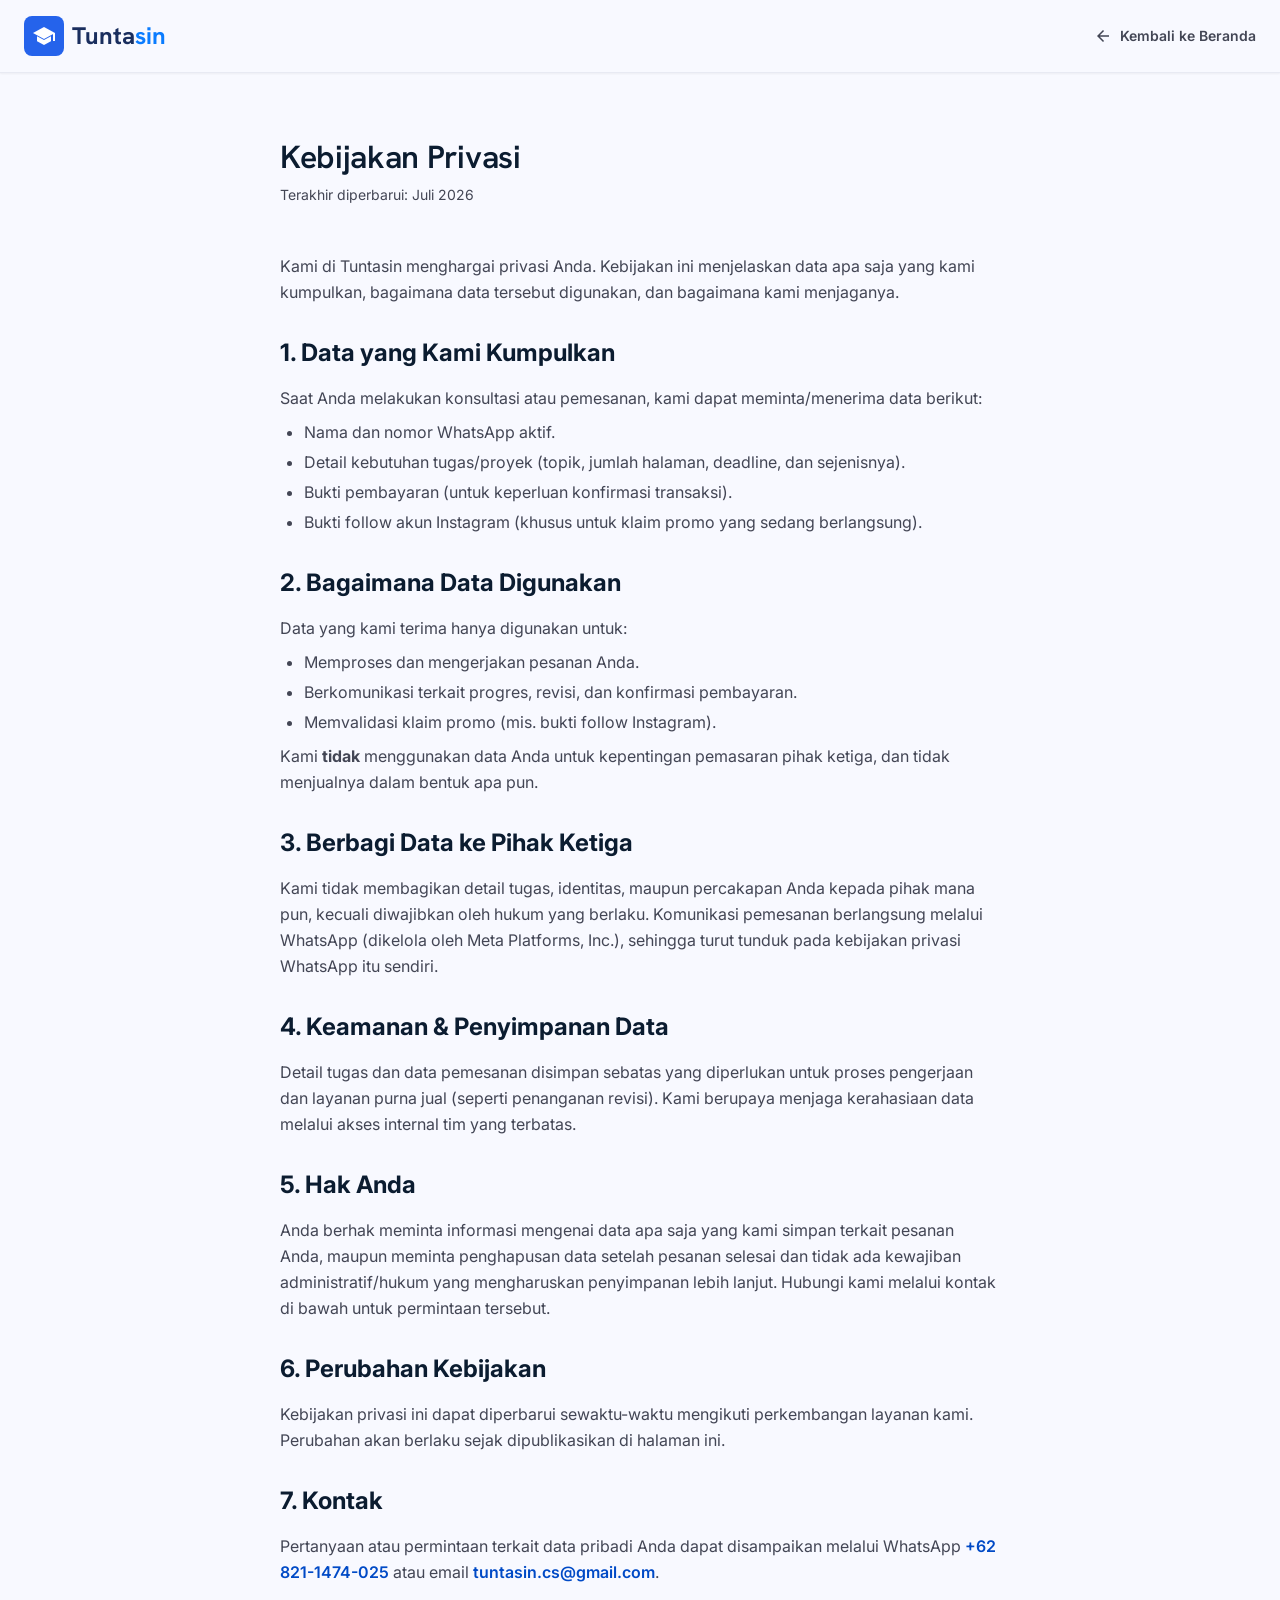
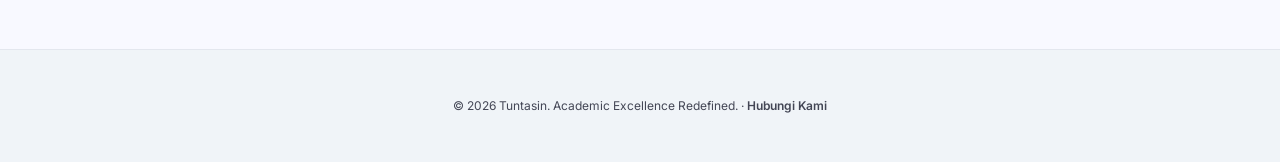
<file: kebijakan-privasi.html>
<!DOCTYPE html>
<html class="light scroll-smooth" lang="id">

<head>
    <meta charset="utf-8">
    <meta content="width=device-width, initial-scale=1.0" name="viewport">
    <title>Kebijakan Privasi | Tuntasin</title>
    <meta
        content="Kebijakan privasi Tuntasin — bagaimana kami mengumpulkan, menggunakan, dan menjaga data pribadi Anda."
        name="description">
    <meta content="index, follow" name="robots">
    <link href="https://tuntasinaja.my.id/kebijakan-privasi.html" rel="canonical">
    <!-- Favicon -->
    <link rel="icon" href="/favicon.ico?v=3" type="image/x-icon">
    <link rel="icon" href="/favicon.svg?v=3" type="image/svg+xml">
    <link rel="icon" href="/favicon-96x96.png?v=3" type="image/png" sizes="96x96">
    <link rel="apple-touch-icon" href="/apple-touch-icon.png?v=3">

    <!-- Fonts (trimmed to weights actually used; deferred so they don't block render) -->
    <link href="https://fonts.googleapis.com" rel="preconnect">
    <link crossorigin="" href="https://fonts.gstatic.com" rel="preconnect">
    <link
        href="https://fonts.googleapis.com/css2?family=Hanken+Grotesk:wght@600;700&family=Inter:wght@400;600;700;800&family=JetBrains+Mono:wght@500&display=swap"
        rel="preload" as="style" onload="this.onload=null;this.rel='stylesheet'">
    <noscript>
        <link
            href="https://fonts.googleapis.com/css2?family=Hanken+Grotesk:wght@600;700&family=Inter:wght@400;600;700;800&family=JetBrains+Mono:wght@500&display=swap"
            rel="stylesheet">
    </noscript>
    <!-- Material Symbols: subset to only the icons this page uses -->
    <link
        href="https://fonts.googleapis.com/css2?family=Material+Symbols+Outlined:opsz,wght,FILL,GRAD@24,400,0..1,0&icon_names=arrow_back,school&display=swap"
        rel="preload" as="style" onload="this.onload=null;this.rel='stylesheet'">
    <noscript>
        <link
            href="https://fonts.googleapis.com/css2?family=Material+Symbols+Outlined:opsz,wght,FILL,GRAD@24,400,0..1,0&icon_names=arrow_back,school&display=swap"
            rel="stylesheet">
    </noscript>
    <!-- Tailwind: precompiled production build (same file used site-wide) -->
    <link rel="stylesheet" href="css/app.css">
</head>

<body class="bg-background text-on-background font-body-md">
    <!-- TopNavBar -->
    <header class="w-full bg-surface/90 backdrop-blur-xl border-b border-outline-variant/30 shadow-sm">
        <div class="max-w-container-max mx-auto px-gutter flex justify-between items-center h-[72px]">
            <a href="index.html" class="flex items-center gap-2">
                <div class="w-10 h-10 bg-primary-container rounded-lg flex items-center justify-center text-white">
                    <span class="material-symbols-outlined" style="font-variation-settings: 'FILL' 1">school</span>
                </div>
                <span class="font-headline-sm text-headline-sm font-bold text-primary"><span
                        class="brand-tunta">Tunta</span><span class="brand-sin">sin</span></span>
            </a>
            <a href="index.html"
                class="flex items-center gap-2 text-sm font-semibold text-on-surface-variant hover:text-primary transition-colors">
                <span class="material-symbols-outlined text-lg">arrow_back</span> Kembali ke Beranda
            </a>
        </div>
    </header>

    <main class="max-w-3xl mx-auto px-gutter py-3xl">
        <h1 class="text-headline-md font-headline-md text-on-surface mb-sm">Kebijakan Privasi</h1>
        <p class="text-body-sm text-on-surface-variant mb-2xl">Terakhir diperbarui: Juli 2026</p>

        <div class="space-y-xl text-body-md text-on-surface-variant leading-relaxed">
            <p>Kami di Tuntasin menghargai privasi Anda. Kebijakan ini menjelaskan data apa saja yang kami kumpulkan,
                bagaimana data tersebut digunakan, dan bagaimana kami menjaganya.</p>

            <div>
                <h2 class="text-headline-sm font-bold text-on-surface mb-md">1. Data yang Kami Kumpulkan</h2>
                <p>Saat Anda melakukan konsultasi atau pemesanan, kami dapat meminta/menerima data berikut:</p>
                <ul class="list-disc pl-lg mt-sm space-y-1">
                    <li>Nama dan nomor WhatsApp aktif.</li>
                    <li>Detail kebutuhan tugas/proyek (topik, jumlah halaman, deadline, dan sejenisnya).</li>
                    <li>Bukti pembayaran (untuk keperluan konfirmasi transaksi).</li>
                    <li>Bukti follow akun Instagram (khusus untuk klaim promo yang sedang berlangsung).</li>
                </ul>
            </div>

            <div>
                <h2 class="text-headline-sm font-bold text-on-surface mb-md">2. Bagaimana Data Digunakan</h2>
                <p>Data yang kami terima hanya digunakan untuk:</p>
                <ul class="list-disc pl-lg mt-sm space-y-1">
                    <li>Memproses dan mengerjakan pesanan Anda.</li>
                    <li>Berkomunikasi terkait progres, revisi, dan konfirmasi pembayaran.</li>
                    <li>Memvalidasi klaim promo (mis. bukti follow Instagram).</li>
                </ul>
                <p class="mt-sm">Kami <strong>tidak</strong> menggunakan data Anda untuk kepentingan pemasaran pihak
                    ketiga, dan tidak menjualnya dalam bentuk apa pun.</p>
            </div>

            <div>
                <h2 class="text-headline-sm font-bold text-on-surface mb-md">3. Berbagi Data ke Pihak Ketiga</h2>
                <p>Kami tidak membagikan detail tugas, identitas, maupun percakapan Anda kepada pihak mana pun, kecuali
                    diwajibkan oleh hukum yang berlaku. Komunikasi pemesanan berlangsung melalui WhatsApp (dikelola oleh
                    Meta Platforms, Inc.), sehingga turut tunduk pada kebijakan privasi WhatsApp itu sendiri.</p>
            </div>

            <div>
                <h2 class="text-headline-sm font-bold text-on-surface mb-md">4. Keamanan &amp; Penyimpanan Data</h2>
                <p>Detail tugas dan data pemesanan disimpan sebatas yang diperlukan untuk proses pengerjaan dan layanan
                    purna jual (seperti penanganan revisi). Kami berupaya menjaga kerahasiaan data melalui akses
                    internal tim yang terbatas.</p>
            </div>

            <div>
                <h2 class="text-headline-sm font-bold text-on-surface mb-md">5. Hak Anda</h2>
                <p>Anda berhak meminta informasi mengenai data apa saja yang kami simpan terkait pesanan Anda, maupun
                    meminta penghapusan data setelah pesanan selesai dan tidak ada kewajiban administratif/hukum yang
                    mengharuskan penyimpanan lebih lanjut. Hubungi kami melalui kontak di bawah untuk permintaan
                    tersebut.</p>
            </div>

            <div>
                <h2 class="text-headline-sm font-bold text-on-surface mb-md">6. Perubahan Kebijakan</h2>
                <p>Kebijakan privasi ini dapat diperbarui sewaktu-waktu mengikuti perkembangan layanan kami. Perubahan
                    akan berlaku sejak dipublikasikan di halaman ini.</p>
            </div>

            <div>
                <h2 class="text-headline-sm font-bold text-on-surface mb-md">7. Kontak</h2>
                <p>Pertanyaan atau permintaan terkait data pribadi Anda dapat disampaikan melalui WhatsApp
                    <a href="https://wa.me/628211474025" class="text-primary font-semibold hover:underline">+62
                        821-1474-025</a>
                    atau email <a href="mailto:tuntasin.cs@gmail.com"
                        class="text-primary font-semibold hover:underline">tuntasin.cs@gmail.com</a>.
                </p>
            </div>
        </div>

    </main>

    <!-- Footer -->
    <footer
        class="w-full py-2xl px-gutter text-center text-xs text-on-surface-variant border-t border-outline-variant/30"
        style="background:#f0f4f8;">
        © 2026 Tuntasin. Academic Excellence Redefined. &middot;
        <a href="index.html#contact" class="hover:text-primary font-semibold">Hubungi Kami</a>
    </footer>
</body>

</html>
</file>
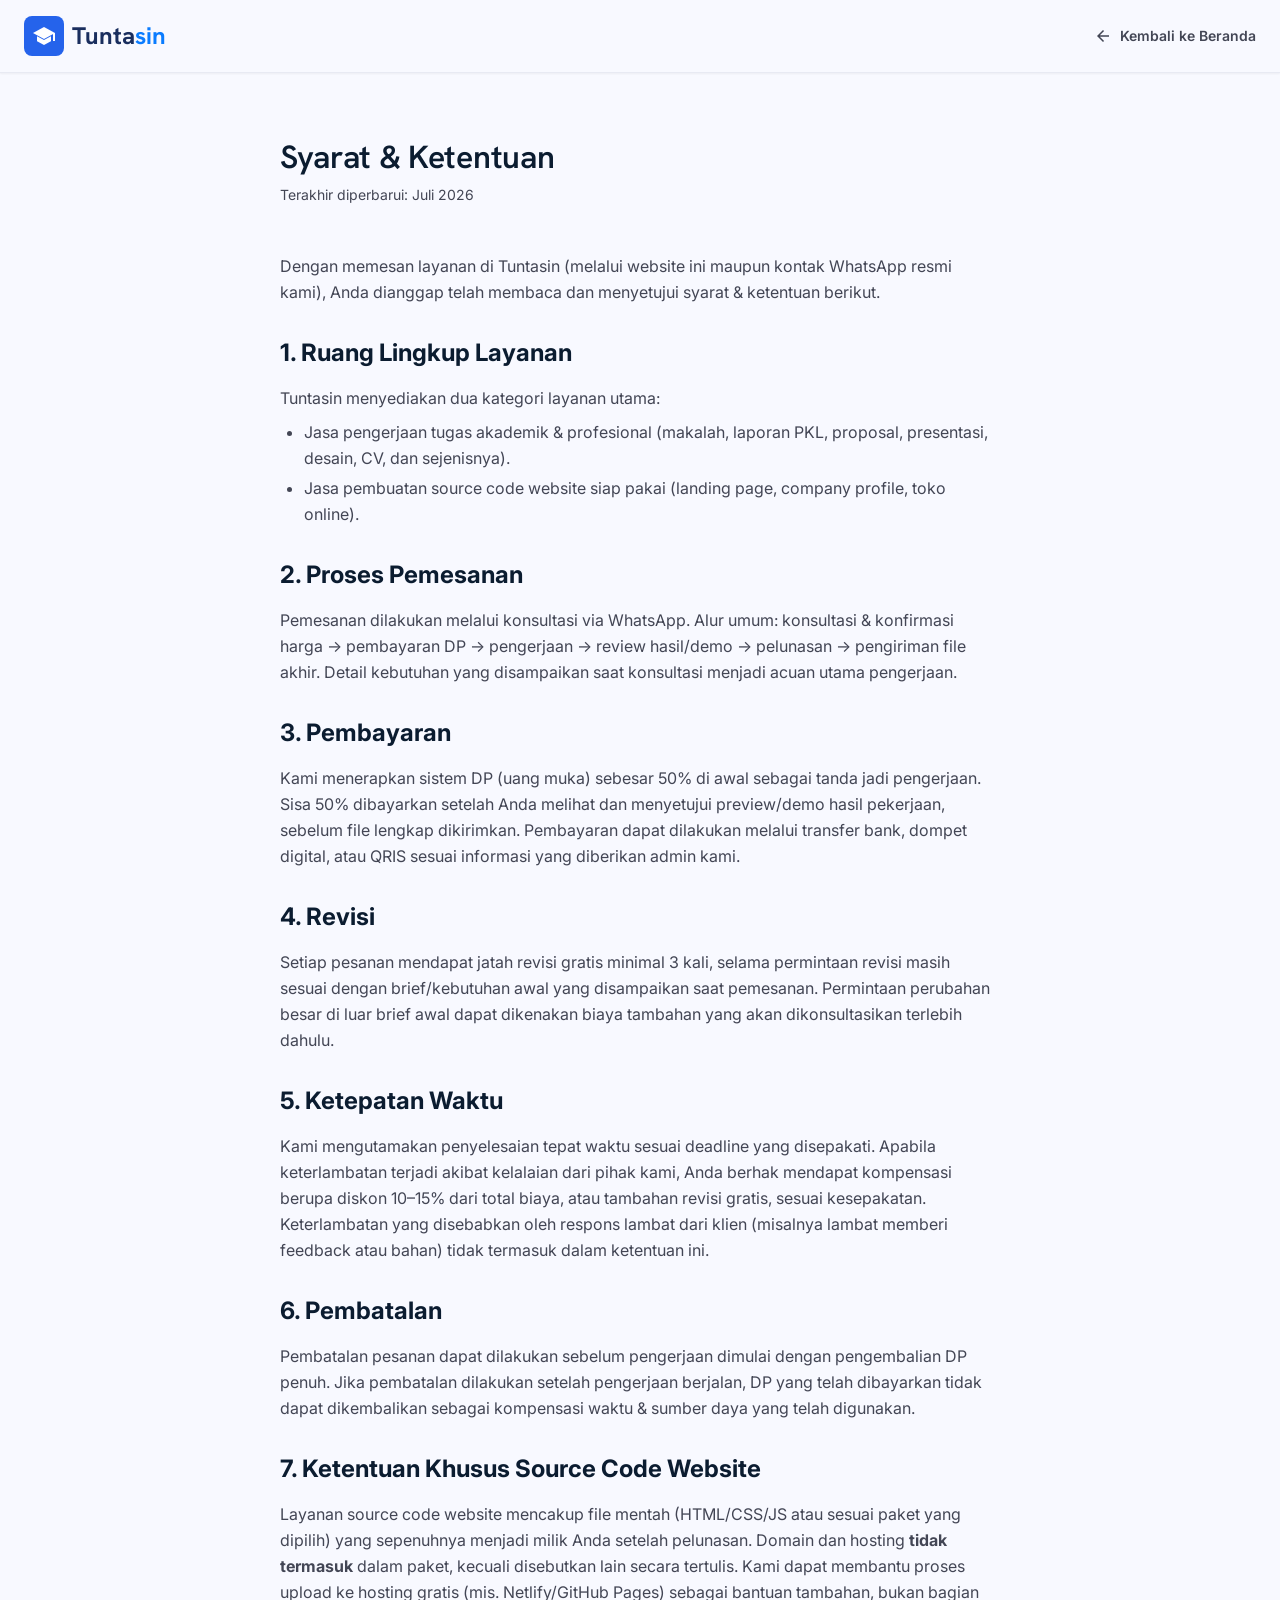
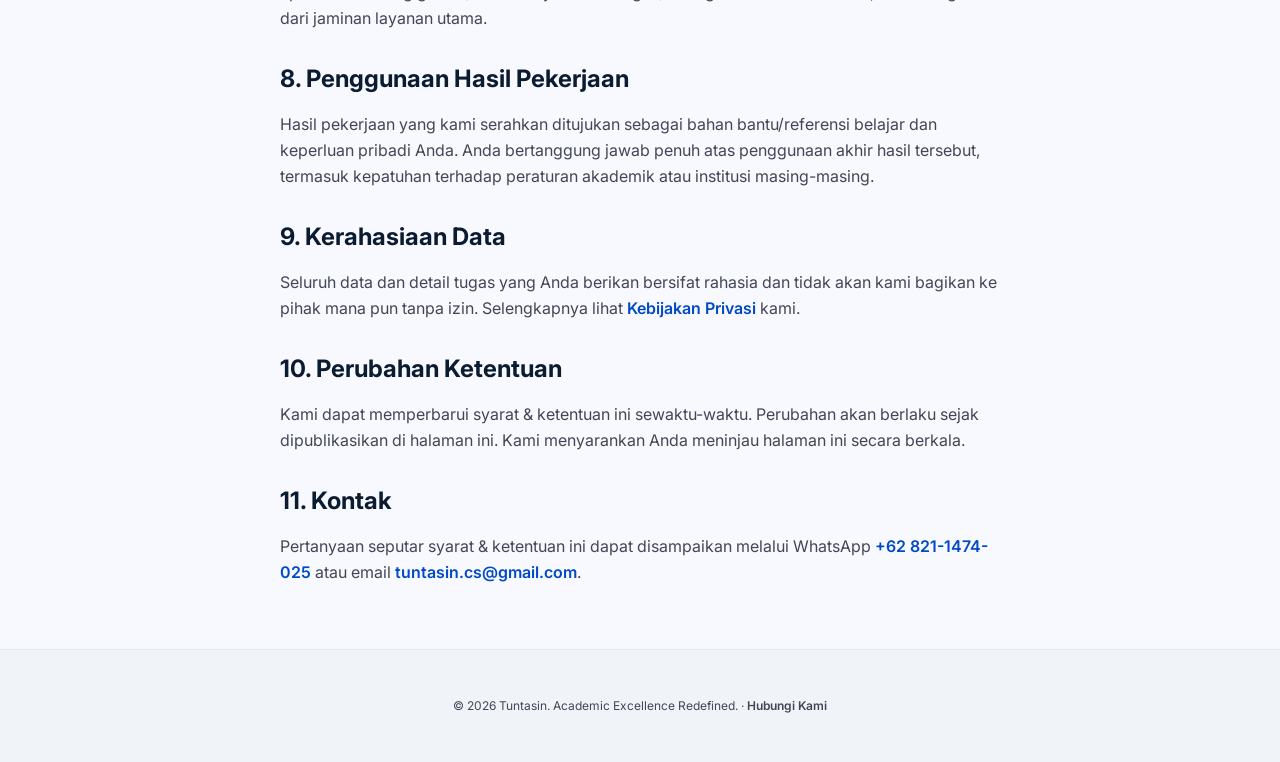
<file: syarat-ketentuan.html>
<!DOCTYPE html>
<html class="light scroll-smooth" lang="id">

<head>
    <meta charset="utf-8">
    <meta content="width=device-width, initial-scale=1.0" name="viewport">
    <title>Syarat & Ketentuan | Tuntasin</title>
    <meta
        content="Syarat dan ketentuan penggunaan layanan Tuntasin — jasa pengerjaan tugas akademik dan pembuatan source code website."
        name="description">
    <meta content="index, follow" name="robots">
    <link href="https://tuntasinaja.my.id/syarat-ketentuan.html" rel="canonical">
    <!-- Favicon -->
    <link rel="icon" href="/favicon.ico?v=3" type="image/x-icon">
    <link rel="icon" href="/favicon.svg?v=3" type="image/svg+xml">
    <link rel="icon" href="/favicon-96x96.png?v=3" type="image/png" sizes="96x96">
    <link rel="apple-touch-icon" href="/apple-touch-icon.png?v=3">

    <!-- Fonts (trimmed to weights actually used; deferred so they don't block render) -->
    <link href="https://fonts.googleapis.com" rel="preconnect">
    <link crossorigin="" href="https://fonts.gstatic.com" rel="preconnect">
    <link
        href="https://fonts.googleapis.com/css2?family=Hanken+Grotesk:wght@600;700&family=Inter:wght@400;600;700;800&family=JetBrains+Mono:wght@500&display=swap"
        rel="preload" as="style" onload="this.onload=null;this.rel='stylesheet'">
    <noscript>
        <link
            href="https://fonts.googleapis.com/css2?family=Hanken+Grotesk:wght@600;700&family=Inter:wght@400;600;700;800&family=JetBrains+Mono:wght@500&display=swap"
            rel="stylesheet">
    </noscript>
    <!-- Material Symbols: subset to only the icons this page uses -->
    <link
        href="https://fonts.googleapis.com/css2?family=Material+Symbols+Outlined:opsz,wght,FILL,GRAD@24,400,0..1,0&icon_names=arrow_back,school&display=swap"
        rel="preload" as="style" onload="this.onload=null;this.rel='stylesheet'">
    <noscript>
        <link
            href="https://fonts.googleapis.com/css2?family=Material+Symbols+Outlined:opsz,wght,FILL,GRAD@24,400,0..1,0&icon_names=arrow_back,school&display=swap"
            rel="stylesheet">
    </noscript>
    <!-- Tailwind: precompiled production build (same file used site-wide) -->
    <link rel="stylesheet" href="css/app.css">
</head>

<body class="bg-background text-on-background font-body-md">
    <!-- TopNavBar -->
    <header class="w-full bg-surface/90 backdrop-blur-xl border-b border-outline-variant/30 shadow-sm">
        <div class="max-w-container-max mx-auto px-gutter flex justify-between items-center h-[72px]">
            <a href="index.html" class="flex items-center gap-2">
                <div class="w-10 h-10 bg-primary-container rounded-lg flex items-center justify-center text-white">
                    <span class="material-symbols-outlined" style="font-variation-settings: 'FILL' 1">school</span>
                </div>
                <span class="font-headline-sm text-headline-sm font-bold text-primary"><span
                        class="brand-tunta">Tunta</span><span class="brand-sin">sin</span></span>
            </a>
            <a href="index.html"
                class="flex items-center gap-2 text-sm font-semibold text-on-surface-variant hover:text-primary transition-colors">
                <span class="material-symbols-outlined text-lg">arrow_back</span> Kembali ke Beranda
            </a>
        </div>
    </header>

    <main class="max-w-3xl mx-auto px-gutter py-3xl">
        <h1 class="text-headline-md font-headline-md text-on-surface mb-sm">Syarat &amp; Ketentuan</h1>
        <p class="text-body-sm text-on-surface-variant mb-2xl">Terakhir diperbarui: Juli 2026</p>

        <div class="space-y-xl text-body-md text-on-surface-variant leading-relaxed">
            <p>Dengan memesan layanan di Tuntasin (melalui website ini maupun kontak WhatsApp resmi kami), Anda dianggap
                telah membaca dan menyetujui syarat &amp; ketentuan berikut.</p>

            <div>
                <h2 class="text-headline-sm font-bold text-on-surface mb-md">1. Ruang Lingkup Layanan</h2>
                <p>Tuntasin menyediakan dua kategori layanan utama:</p>
                <ul class="list-disc pl-lg mt-sm space-y-1">
                    <li>Jasa pengerjaan tugas akademik &amp; profesional (makalah, laporan PKL, proposal, presentasi,
                        desain, CV, dan sejenisnya).</li>
                    <li>Jasa pembuatan source code website siap pakai (landing page, company profile, toko online).</li>
                </ul>
            </div>

            <div>
                <h2 class="text-headline-sm font-bold text-on-surface mb-md">2. Proses Pemesanan</h2>
                <p>Pemesanan dilakukan melalui konsultasi via WhatsApp. Alur umum: konsultasi &amp; konfirmasi harga →
                    pembayaran DP → pengerjaan → review hasil/demo → pelunasan → pengiriman file akhir. Detail
                    kebutuhan yang disampaikan saat konsultasi menjadi acuan utama pengerjaan.</p>
            </div>

            <div>
                <h2 class="text-headline-sm font-bold text-on-surface mb-md">3. Pembayaran</h2>
                <p>Kami menerapkan sistem DP (uang muka) sebesar 50% di awal sebagai tanda jadi pengerjaan. Sisa 50%
                    dibayarkan setelah Anda melihat dan menyetujui preview/demo hasil pekerjaan, sebelum file lengkap
                    dikirimkan. Pembayaran dapat dilakukan melalui transfer bank, dompet digital, atau QRIS sesuai
                    informasi yang diberikan admin kami.</p>
            </div>

            <div>
                <h2 class="text-headline-sm font-bold text-on-surface mb-md">4. Revisi</h2>
                <p>Setiap pesanan mendapat jatah revisi gratis minimal 3 kali, selama permintaan revisi masih sesuai
                    dengan brief/kebutuhan awal yang disampaikan saat pemesanan. Permintaan perubahan besar di luar
                    brief awal dapat dikenakan biaya tambahan yang akan dikonsultasikan terlebih dahulu.</p>
            </div>

            <div>
                <h2 class="text-headline-sm font-bold text-on-surface mb-md">5. Ketepatan Waktu</h2>
                <p>Kami mengutamakan penyelesaian tepat waktu sesuai deadline yang disepakati. Apabila keterlambatan
                    terjadi akibat kelalaian dari pihak kami, Anda berhak mendapat kompensasi berupa diskon 10–15% dari
                    total biaya, atau tambahan revisi gratis, sesuai kesepakatan. Keterlambatan yang disebabkan oleh
                    respons lambat dari klien (misalnya lambat memberi feedback atau bahan) tidak termasuk dalam
                    ketentuan ini.</p>
            </div>

            <div>
                <h2 class="text-headline-sm font-bold text-on-surface mb-md">6. Pembatalan</h2>
                <p>Pembatalan pesanan dapat dilakukan sebelum pengerjaan dimulai dengan pengembalian DP penuh. Jika
                    pembatalan dilakukan setelah pengerjaan berjalan, DP yang telah dibayarkan tidak dapat dikembalikan
                    sebagai kompensasi waktu &amp; sumber daya yang telah digunakan.</p>
            </div>

            <div>
                <h2 class="text-headline-sm font-bold text-on-surface mb-md">7. Ketentuan Khusus Source Code Website
                </h2>
                <p>Layanan source code website mencakup file mentah (HTML/CSS/JS atau sesuai paket yang dipilih) yang
                    sepenuhnya menjadi milik Anda setelah pelunasan. Domain dan hosting <strong>tidak termasuk</strong>
                    dalam paket, kecuali disebutkan lain secara tertulis. Kami dapat membantu proses upload ke hosting
                    gratis (mis. Netlify/GitHub Pages) sebagai bantuan tambahan, bukan bagian dari jaminan layanan
                    utama.</p>
            </div>

            <div>
                <h2 class="text-headline-sm font-bold text-on-surface mb-md">8. Penggunaan Hasil Pekerjaan</h2>
                <p>Hasil pekerjaan yang kami serahkan ditujukan sebagai bahan bantu/referensi belajar dan keperluan
                    pribadi Anda. Anda bertanggung jawab penuh atas penggunaan akhir hasil tersebut, termasuk kepatuhan
                    terhadap peraturan akademik atau institusi masing-masing.</p>
            </div>

            <div>
                <h2 class="text-headline-sm font-bold text-on-surface mb-md">9. Kerahasiaan Data</h2>
                <p>Seluruh data dan detail tugas yang Anda berikan bersifat rahasia dan tidak akan kami bagikan ke pihak
                    mana pun tanpa izin. Selengkapnya lihat <a href="kebijakan-privasi.html"
                        class="text-primary font-semibold hover:underline">Kebijakan Privasi</a> kami.</p>
            </div>

            <div>
                <h2 class="text-headline-sm font-bold text-on-surface mb-md">10. Perubahan Ketentuan</h2>
                <p>Kami dapat memperbarui syarat &amp; ketentuan ini sewaktu-waktu. Perubahan akan berlaku sejak
                    dipublikasikan di halaman ini. Kami menyarankan Anda meninjau halaman ini secara berkala.</p>
            </div>

            <div>
                <h2 class="text-headline-sm font-bold text-on-surface mb-md">11. Kontak</h2>
                <p>Pertanyaan seputar syarat &amp; ketentuan ini dapat disampaikan melalui WhatsApp
                    <a href="https://wa.me/628211474025" class="text-primary font-semibold hover:underline">+62
                        821-1474-025</a>
                    atau email <a href="mailto:tuntasin.cs@gmail.com"
                        class="text-primary font-semibold hover:underline">tuntasin.cs@gmail.com</a>.
                </p>
            </div>
        </div>

    </main>

    <!-- Footer -->
    <footer
        class="w-full py-2xl px-gutter text-center text-xs text-on-surface-variant border-t border-outline-variant/30"
        style="background:#f0f4f8;">
        © 2026 Tuntasin. Academic Excellence Redefined. &middot;
        <a href="index.html#contact" class="hover:text-primary font-semibold">Hubungi Kami</a>
    </footer>
</body>

</html>
</file>
<file: css/app.css>
*,
:after,
:before {
    --tw-border-spacing-x: 0;
    --tw-border-spacing-y: 0;
    --tw-translate-x: 0;
    --tw-translate-y: 0;
    --tw-rotate: 0;
    --tw-skew-x: 0;
    --tw-skew-y: 0;
    --tw-scale-x: 1;
    --tw-scale-y: 1;
    --tw-pan-x: ;
    --tw-pan-y: ;
    --tw-pinch-zoom: ;
    --tw-scroll-snap-strictness: proximity;
    --tw-gradient-from-position: ;
    --tw-gradient-via-position: ;
    --tw-gradient-to-position: ;
    --tw-ordinal: ;
    --tw-slashed-zero: ;
    --tw-numeric-figure: ;
    --tw-numeric-spacing: ;
    --tw-numeric-fraction: ;
    --tw-ring-inset: ;
    --tw-ring-offset-width: 0px;
    --tw-ring-offset-color: #fff;
    --tw-ring-color: rgba(59, 130, 246, .5);
    --tw-ring-offset-shadow: 0 0 #0000;
    --tw-ring-shadow: 0 0 #0000;
    --tw-shadow: 0 0 #0000;
    --tw-shadow-colored: 0 0 #0000;
    --tw-blur: ;
    --tw-brightness: ;
    --tw-contrast: ;
    --tw-grayscale: ;
    --tw-hue-rotate: ;
    --tw-invert: ;
    --tw-saturate: ;
    --tw-sepia: ;
    --tw-drop-shadow: ;
    --tw-backdrop-blur: ;
    --tw-backdrop-brightness: ;
    --tw-backdrop-contrast: ;
    --tw-backdrop-grayscale: ;
    --tw-backdrop-hue-rotate: ;
    --tw-backdrop-invert: ;
    --tw-backdrop-opacity: ;
    --tw-backdrop-saturate: ;
    --tw-backdrop-sepia: ;
    --tw-contain-size: ;
    --tw-contain-layout: ;
    --tw-contain-paint: ;
    --tw-contain-style:
}

::backdrop {
    --tw-border-spacing-x: 0;
    --tw-border-spacing-y: 0;
    --tw-translate-x: 0;
    --tw-translate-y: 0;
    --tw-rotate: 0;
    --tw-skew-x: 0;
    --tw-skew-y: 0;
    --tw-scale-x: 1;
    --tw-scale-y: 1;
    --tw-pan-x: ;
    --tw-pan-y: ;
    --tw-pinch-zoom: ;
    --tw-scroll-snap-strictness: proximity;
    --tw-gradient-from-position: ;
    --tw-gradient-via-position: ;
    --tw-gradient-to-position: ;
    --tw-ordinal: ;
    --tw-slashed-zero: ;
    --tw-numeric-figure: ;
    --tw-numeric-spacing: ;
    --tw-numeric-fraction: ;
    --tw-ring-inset: ;
    --tw-ring-offset-width: 0px;
    --tw-ring-offset-color: #fff;
    --tw-ring-color: rgba(59, 130, 246, .5);
    --tw-ring-offset-shadow: 0 0 #0000;
    --tw-ring-shadow: 0 0 #0000;
    --tw-shadow: 0 0 #0000;
    --tw-shadow-colored: 0 0 #0000;
    --tw-blur: ;
    --tw-brightness: ;
    --tw-contrast: ;
    --tw-grayscale: ;
    --tw-hue-rotate: ;
    --tw-invert: ;
    --tw-saturate: ;
    --tw-sepia: ;
    --tw-drop-shadow: ;
    --tw-backdrop-blur: ;
    --tw-backdrop-brightness: ;
    --tw-backdrop-contrast: ;
    --tw-backdrop-grayscale: ;
    --tw-backdrop-hue-rotate: ;
    --tw-backdrop-invert: ;
    --tw-backdrop-opacity: ;
    --tw-backdrop-saturate: ;
    --tw-backdrop-sepia: ;
    --tw-contain-size: ;
    --tw-contain-layout: ;
    --tw-contain-paint: ;
    --tw-contain-style:
}

/*! tailwindcss v3.4.19 | MIT License | https://tailwindcss.com*/
*,
:after,
:before {
    box-sizing: border-box;
    border: 0 solid #e5e7eb
}

:after,
:before {
    --tw-content: ""
}

:host,
html {
    line-height: 1.5;
    -webkit-text-size-adjust: 100%;
    -moz-tab-size: 4;
    -o-tab-size: 4;
    tab-size: 4;
    font-family: ui-sans-serif, system-ui, sans-serif, Apple Color Emoji, Segoe UI Emoji, Segoe UI Symbol, Noto Color Emoji;
    font-feature-settings: normal;
    font-variation-settings: normal;
    -webkit-tap-highlight-color: transparent
}

body {
    margin: 0;
    line-height: inherit
}

hr {
    height: 0;
    color: inherit;
    border-top-width: 1px
}

abbr:where([title]) {
    -webkit-text-decoration: underline dotted;
    text-decoration: underline dotted
}

h1,
h2,
h3,
h4,
h5,
h6 {
    font-size: inherit;
    font-weight: inherit
}

a {
    color: inherit;
    text-decoration: inherit
}

b,
strong {
    font-weight: bolder
}

code,
kbd,
pre,
samp {
    font-family: ui-monospace, SFMono-Regular, Menlo, Monaco, Consolas, Liberation Mono, Courier New, monospace;
    font-feature-settings: normal;
    font-variation-settings: normal;
    font-size: 1em
}

small {
    font-size: 80%
}

sub,
sup {
    font-size: 75%;
    line-height: 0;
    position: relative;
    vertical-align: baseline
}

sub {
    bottom: -.25em
}

sup {
    top: -.5em
}

table {
    text-indent: 0;
    border-color: inherit;
    border-collapse: collapse
}

button,
input,
optgroup,
select,
textarea {
    font-family: inherit;
    font-feature-settings: inherit;
    font-variation-settings: inherit;
    font-size: 100%;
    font-weight: inherit;
    line-height: inherit;
    letter-spacing: inherit;
    color: inherit;
    margin: 0;
    padding: 0
}

button,
select {
    text-transform: none
}

button,
input:where([type=button]),
input:where([type=reset]),
input:where([type=submit]) {
    -webkit-appearance: button;
    background-color: transparent;
    background-image: none
}

:-moz-focusring {
    outline: auto
}

:-moz-ui-invalid {
    box-shadow: none
}

progress {
    vertical-align: baseline
}

::-webkit-inner-spin-button,
::-webkit-outer-spin-button {
    height: auto
}

[type=search] {
    -webkit-appearance: textfield;
    outline-offset: -2px
}

::-webkit-search-decoration {
    -webkit-appearance: none
}

::-webkit-file-upload-button {
    -webkit-appearance: button;
    font: inherit
}

summary {
    display: list-item
}

blockquote,
dd,
dl,
figure,
h1,
h2,
h3,
h4,
h5,
h6,
hr,
p,
pre {
    margin: 0
}

fieldset {
    margin: 0
}

fieldset,
legend {
    padding: 0
}

menu,
ol,
ul {
    list-style: none;
    margin: 0;
    padding: 0
}

dialog {
    padding: 0
}

textarea {
    resize: vertical
}

input::-moz-placeholder,
textarea::-moz-placeholder {
    opacity: 1;
    color: #9ca3af
}

input::placeholder,
textarea::placeholder {
    opacity: 1;
    color: #9ca3af
}

[role=button],
button {
    cursor: pointer
}

:disabled {
    cursor: default
}

audio,
canvas,
embed,
iframe,
img,
object,
svg,
video {
    display: block;
    vertical-align: middle
}

img,
video {
    max-width: 100%;
    height: auto
}

[hidden]:where(:not([hidden=until-found])) {
    display: none
}

input:where(:not([type])),
input:where([type=date]),
input:where([type=datetime-local]),
input:where([type=email]),
input:where([type=month]),
input:where([type=number]),
input:where([type=password]),
input:where([type=search]),
input:where([type=tel]),
input:where([type=text]),
input:where([type=time]),
input:where([type=url]),
input:where([type=week]),
select,
select:where([multiple]),
textarea {
    -webkit-appearance: none;
    -moz-appearance: none;
    appearance: none;
    background-color: #fff;
    border-color: #6b7280;
    border-width: 1px;
    border-radius: 0;
    padding: .5rem .75rem;
    font-size: 1rem;
    line-height: 1.5rem;
    --tw-shadow: 0 0 #0000
}

input:where(:not([type])):focus,
input:where([type=date]):focus,
input:where([type=datetime-local]):focus,
input:where([type=email]):focus,
input:where([type=month]):focus,
input:where([type=number]):focus,
input:where([type=password]):focus,
input:where([type=search]):focus,
input:where([type=tel]):focus,
input:where([type=text]):focus,
input:where([type=time]):focus,
input:where([type=url]):focus,
input:where([type=week]):focus,
select:focus,
select:where([multiple]):focus,
textarea:focus {
    outline: 2px solid transparent;
    outline-offset: 2px;
    --tw-ring-inset: var(--tw-empty,
            /*!*/
            /*!*/
        );
    --tw-ring-offset-width: 0px;
    --tw-ring-offset-color: #fff;
    --tw-ring-color: #2563eb;
    --tw-ring-offset-shadow: var(--tw-ring-inset) 0 0 0 var(--tw-ring-offset-width) var(--tw-ring-offset-color);
    --tw-ring-shadow: var(--tw-ring-inset) 0 0 0 calc(1px + var(--tw-ring-offset-width)) var(--tw-ring-color);
    box-shadow: var(--tw-ring-offset-shadow), var(--tw-ring-shadow), var(--tw-shadow);
    border-color: #2563eb
}

input::-moz-placeholder,
textarea::-moz-placeholder {
    color: #6b7280;
    opacity: 1
}

input::placeholder,
textarea::placeholder {
    color: #6b7280;
    opacity: 1
}

::-webkit-datetime-edit-fields-wrapper {
    padding: 0
}

::-webkit-date-and-time-value {
    min-height: 1.5em;
    text-align: inherit
}

::-webkit-datetime-edit {
    display: inline-flex
}

::-webkit-datetime-edit,
::-webkit-datetime-edit-day-field,
::-webkit-datetime-edit-hour-field,
::-webkit-datetime-edit-meridiem-field,
::-webkit-datetime-edit-millisecond-field,
::-webkit-datetime-edit-minute-field,
::-webkit-datetime-edit-month-field,
::-webkit-datetime-edit-second-field,
::-webkit-datetime-edit-year-field {
    padding-top: 0;
    padding-bottom: 0
}

select {
    background-image: url("data:image/svg+xml;charset=utf-8,%3Csvg xmlns='http://www.w3.org/2000/svg' fill='none' viewBox='0 0 20 20'%3E%3Cpath stroke='%236b7280' stroke-linecap='round' stroke-linejoin='round' stroke-width='1.5' d='m6 8 4 4 4-4'/%3E%3C/svg%3E");
    background-position: right .5rem center;
    background-repeat: no-repeat;
    background-size: 1.5em 1.5em;
    padding-right: 2.5rem;
    -webkit-print-color-adjust: exact;
    print-color-adjust: exact
}

select:where([multiple]),
select:where([size]:not([size="1"])) {
    background-image: none;
    background-position: 0 0;
    background-repeat: unset;
    background-size: initial;
    padding-right: .75rem;
    -webkit-print-color-adjust: unset;
    print-color-adjust: unset
}

input:where([type=checkbox]),
input:where([type=radio]) {
    -webkit-appearance: none;
    -moz-appearance: none;
    appearance: none;
    padding: 0;
    -webkit-print-color-adjust: exact;
    print-color-adjust: exact;
    display: inline-block;
    vertical-align: middle;
    background-origin: border-box;
    -webkit-user-select: none;
    -moz-user-select: none;
    user-select: none;
    flex-shrink: 0;
    height: 1rem;
    width: 1rem;
    color: #2563eb;
    background-color: #fff;
    border-color: #6b7280;
    border-width: 1px;
    --tw-shadow: 0 0 #0000
}

input:where([type=checkbox]) {
    border-radius: 0
}

input:where([type=radio]) {
    border-radius: 100%
}

input:where([type=checkbox]):focus,
input:where([type=radio]):focus {
    outline: 2px solid transparent;
    outline-offset: 2px;
    --tw-ring-inset: var(--tw-empty,
            /*!*/
            /*!*/
        );
    --tw-ring-offset-width: 2px;
    --tw-ring-offset-color: #fff;
    --tw-ring-color: #2563eb;
    --tw-ring-offset-shadow: var(--tw-ring-inset) 0 0 0 var(--tw-ring-offset-width) var(--tw-ring-offset-color);
    --tw-ring-shadow: var(--tw-ring-inset) 0 0 0 calc(2px + var(--tw-ring-offset-width)) var(--tw-ring-color);
    box-shadow: var(--tw-ring-offset-shadow), var(--tw-ring-shadow), var(--tw-shadow)
}

input:where([type=checkbox]):checked,
input:where([type=radio]):checked {
    border-color: transparent;
    background-color: currentColor;
    background-size: 100% 100%;
    background-position: 50%;
    background-repeat: no-repeat
}

input:where([type=checkbox]):checked {
    background-image: url("data:image/svg+xml;charset=utf-8,%3Csvg xmlns='http://www.w3.org/2000/svg' fill='%23fff' viewBox='0 0 16 16'%3E%3Cpath d='M12.207 4.793a1 1 0 0 1 0 1.414l-5 5a1 1 0 0 1-1.414 0l-2-2a1 1 0 0 1 1.414-1.414L6.5 9.086l4.293-4.293a1 1 0 0 1 1.414 0'/%3E%3C/svg%3E")
}

@media (forced-colors:active) {
    input:where([type=checkbox]):checked {
        -webkit-appearance: auto;
        -moz-appearance: auto;
        appearance: auto
    }
}

input:where([type=radio]):checked {
    background-image: url("data:image/svg+xml;charset=utf-8,%3Csvg xmlns='http://www.w3.org/2000/svg' fill='%23fff' viewBox='0 0 16 16'%3E%3Ccircle cx='8' cy='8' r='3'/%3E%3C/svg%3E")
}

@media (forced-colors:active) {
    input:where([type=radio]):checked {
        -webkit-appearance: auto;
        -moz-appearance: auto;
        appearance: auto
    }
}

input:where([type=checkbox]):checked:focus,
input:where([type=checkbox]):checked:hover,
input:where([type=radio]):checked:focus,
input:where([type=radio]):checked:hover {
    border-color: transparent;
    background-color: currentColor
}

input:where([type=checkbox]):indeterminate {
    background-image: url("data:image/svg+xml;charset=utf-8,%3Csvg xmlns='http://www.w3.org/2000/svg' fill='none' viewBox='0 0 16 16'%3E%3Cpath stroke='%23fff' stroke-linecap='round' stroke-linejoin='round' stroke-width='2' d='M4 8h8'/%3E%3C/svg%3E");
    border-color: transparent;
    background-color: currentColor;
    background-size: 100% 100%;
    background-position: 50%;
    background-repeat: no-repeat
}

@media (forced-colors:active) {
    input:where([type=checkbox]):indeterminate {
        -webkit-appearance: auto;
        -moz-appearance: auto;
        appearance: auto
    }
}

input:where([type=checkbox]):indeterminate:focus,
input:where([type=checkbox]):indeterminate:hover {
    border-color: transparent;
    background-color: currentColor
}

input:where([type=file]) {
    background: unset;
    border-color: inherit;
    border-width: 0;
    border-radius: 0;
    padding: 0;
    font-size: unset;
    line-height: inherit
}

input:where([type=file]):focus {
    outline: 1px solid ButtonText;
    outline: 1px auto -webkit-focus-ring-color
}

.pointer-events-none {
    pointer-events: none
}

.pointer-events-auto {
    pointer-events: auto
}

.visible {
    visibility: visible
}

.fixed {
    position: fixed
}

.absolute {
    position: absolute
}

.relative {
    position: relative
}

.sticky {
    position: sticky
}

.inset-0 {
    inset: 0
}

.-bottom-4 {
    bottom: -1rem
}

.-top-3 {
    top: -.75rem
}

.-top-8 {
    top: -2rem
}

.bottom-lg {
    bottom: 24px
}

.left-0 {
    left: 0
}

.left-1\/2 {
    left: 50%
}

.left-4 {
    left: 1rem
}

.right-0 {
    right: 0
}

.right-5 {
    right: 1.25rem
}

.right-lg {
    right: 24px
}

.top-0 {
    top: 0
}

.z-10 {
    z-index: 10
}

.z-20 {
    z-index: 20
}

.z-40 {
    z-index: 40
}

.z-50 {
    z-index: 50
}

.z-\[100\] {
    z-index: 100
}

.col-span-1 {
    grid-column: span 1/span 1
}

.col-span-full {
    grid-column: 1/-1
}

.mx-auto {
    margin-left: auto;
    margin-right: auto
}

.mb-2 {
    margin-bottom: .5rem
}

.mb-2xl {
    margin-bottom: 48px
}

.mb-3xl {
    margin-bottom: 64px
}

.mb-lg {
    margin-bottom: 24px
}

.mb-md {
    margin-bottom: 16px
}

.mb-sm {
    margin-bottom: 8px
}

.mb-xl {
    margin-bottom: 32px
}

.mt-0\.5 {
    margin-top: .125rem
}

.mt-1 {
    margin-top: .25rem
}

.mt-2 {
    margin-top: .5rem
}

.mt-2\.5 {
    margin-top: .625rem
}

.mt-auto {
    margin-top: auto
}

.mt-sm {
    margin-top: 8px
}

.mt-xl {
    margin-top: 32px
}

.block {
    display: block
}

.inline-block {
    display: inline-block
}

.flex {
    display: flex
}

.inline-flex {
    display: inline-flex
}

.grid {
    display: grid
}

.hidden {
    display: none
}

.h-0 {
    height: 0
}

.h-1\.5 {
    height: .375rem
}

.h-10 {
    height: 2.5rem
}

.h-11 {
    height: 2.75rem
}

.h-12 {
    height: 3rem
}

.h-14 {
    height: 3.5rem
}

.h-2 {
    height: .5rem
}

.h-2\.5 {
    height: .625rem
}

.h-20 {
    height: 5rem
}

.h-8 {
    height: 2rem
}

.h-9 {
    height: 2.25rem
}

.h-\[72px\] {
    height: 72px
}

.h-auto {
    height: auto
}

.h-full {
    height: 100%
}

.max-h-\[90vh\] {
    max-height: 90vh
}

.min-h-0 {
    min-height: 0
}

.min-h-11 {
    min-height: 2.75rem
}

.min-h-\[90vh\] {
    min-height: 90vh
}

.w-10 {
    width: 2.5rem
}

.w-11 {
    width: 2.75rem
}

.w-12 {
    width: 3rem
}

.w-14 {
    width: 3.5rem
}

.w-2 {
    width: .5rem
}

.w-2\.5 {
    width: .625rem
}

.w-20 {
    width: 5rem
}

.w-8 {
    width: 2rem
}

.w-9 {
    width: 2.25rem
}

.w-\[85\%\] {
    width: 85%
}

.w-full {
    width: 100%
}

.min-w-0 {
    min-width: 0
}

.min-w-11 {
    min-width: 2.75rem
}

.max-w-2xl {
    max-width: 42rem
}

.max-w-3xl {
    max-width: 48rem
}

.max-w-container-max {
    max-width: 1280px
}

.max-w-lg {
    max-width: 32rem
}

.max-w-sm {
    max-width: 24rem
}

.max-w-xl {
    max-width: 36rem
}

.max-w-xs {
    max-width: 20rem
}

.flex-1 {
    flex: 1 1 0%
}

.flex-shrink-0 {
    flex-shrink: 0
}

.-translate-x-1\/2 {
    --tw-translate-x: -50%
}

.-translate-x-1\/2,
.translate-x-0 {
    transform: translate(var(--tw-translate-x), var(--tw-translate-y)) rotate(var(--tw-rotate)) skewX(var(--tw-skew-x)) skewY(var(--tw-skew-y)) scaleX(var(--tw-scale-x)) scaleY(var(--tw-scale-y))
}

.translate-x-0 {
    --tw-translate-x: 0px
}

.translate-x-full {
    --tw-translate-x: 100%
}

.translate-x-full,
.translate-y-10 {
    transform: translate(var(--tw-translate-x), var(--tw-translate-y)) rotate(var(--tw-rotate)) skewX(var(--tw-skew-x)) skewY(var(--tw-skew-y)) scaleX(var(--tw-scale-x)) scaleY(var(--tw-scale-y))
}

.translate-y-10 {
    --tw-translate-y: 2.5rem
}

.scale-125 {
    --tw-scale-x: 1.25;
    --tw-scale-y: 1.25
}

.scale-125,
.transform {
    transform: translate(var(--tw-translate-x), var(--tw-translate-y)) rotate(var(--tw-rotate)) skewX(var(--tw-skew-x)) skewY(var(--tw-skew-y)) scaleX(var(--tw-scale-x)) scaleY(var(--tw-scale-y))
}

@keyframes bounce {

    0%,
    to {
        transform: translateY(-25%);
        animation-timing-function: cubic-bezier(.8, 0, 1, 1)
    }

    50% {
        transform: none;
        animation-timing-function: cubic-bezier(0, 0, .2, 1)
    }
}

.animate-bounce {
    animation: bounce 1s infinite
}

@keyframes pulse {
    50% {
        opacity: .5
    }
}

.animate-pulse {
    animation: pulse 2s cubic-bezier(.4, 0, .6, 1) infinite
}

.cursor-pointer {
    cursor: pointer
}

.resize {
    resize: both
}

.list-disc {
    list-style-type: disc
}

.grid-cols-1 {
    grid-template-columns: repeat(1, minmax(0, 1fr))
}

.grid-cols-2 {
    grid-template-columns: repeat(2, minmax(0, 1fr))
}

.grid-cols-4 {
    grid-template-columns: repeat(4, minmax(0, 1fr))
}

.flex-col {
    flex-direction: column
}

.flex-wrap {
    flex-wrap: wrap
}

.items-start {
    align-items: flex-start
}

.items-end {
    align-items: flex-end
}

.items-center {
    align-items: center
}

.justify-center {
    justify-content: center
}

.justify-between {
    justify-content: space-between
}

.gap-1 {
    gap: .25rem
}

.gap-1\.5 {
    gap: .375rem
}

.gap-2 {
    gap: .5rem
}

.gap-2\.5 {
    gap: .625rem
}

.gap-2xl {
    gap: 48px
}

.gap-3 {
    gap: .75rem
}

.gap-lg {
    gap: 24px
}

.gap-md {
    gap: 16px
}

.gap-sm {
    gap: 8px
}

.gap-xl {
    gap: 32px
}

.gap-x-4 {
    -moz-column-gap: 1rem;
    column-gap: 1rem
}

.gap-y-2 {
    row-gap: .5rem
}

.space-y-1>:not([hidden])~:not([hidden]) {
    --tw-space-y-reverse: 0;
    margin-top: calc(.25rem*(1 - var(--tw-space-y-reverse)));
    margin-bottom: calc(.25rem*var(--tw-space-y-reverse))
}

.space-y-1\.5>:not([hidden])~:not([hidden]) {
    --tw-space-y-reverse: 0;
    margin-top: calc(.375rem*(1 - var(--tw-space-y-reverse)));
    margin-bottom: calc(.375rem*var(--tw-space-y-reverse))
}

.space-y-2>:not([hidden])~:not([hidden]) {
    --tw-space-y-reverse: 0;
    margin-top: calc(.5rem*(1 - var(--tw-space-y-reverse)));
    margin-bottom: calc(.5rem*var(--tw-space-y-reverse))
}

.space-y-3>:not([hidden])~:not([hidden]) {
    --tw-space-y-reverse: 0;
    margin-top: calc(.75rem*(1 - var(--tw-space-y-reverse)));
    margin-bottom: calc(.75rem*var(--tw-space-y-reverse))
}

.space-y-md>:not([hidden])~:not([hidden]) {
    --tw-space-y-reverse: 0;
    margin-top: calc(16px*(1 - var(--tw-space-y-reverse)));
    margin-bottom: calc(16px*var(--tw-space-y-reverse))
}

.space-y-sm>:not([hidden])~:not([hidden]) {
    --tw-space-y-reverse: 0;
    margin-top: calc(8px*(1 - var(--tw-space-y-reverse)));
    margin-bottom: calc(8px*var(--tw-space-y-reverse))
}

.space-y-xl>:not([hidden])~:not([hidden]) {
    --tw-space-y-reverse: 0;
    margin-top: calc(32px*(1 - var(--tw-space-y-reverse)));
    margin-bottom: calc(32px*var(--tw-space-y-reverse))
}

.overflow-hidden {
    overflow: hidden
}

.overflow-y-auto {
    overflow-y: auto
}

.scroll-smooth {
    scroll-behavior: smooth
}

.truncate {
    overflow: hidden;
    text-overflow: ellipsis
}

.truncate,
.whitespace-nowrap {
    white-space: nowrap
}

.rounded {
    border-radius: .25rem
}

.rounded-2xl {
    border-radius: 1rem
}

.rounded-3xl {
    border-radius: 1.5rem
}

.rounded-\[2rem\] {
    border-radius: 2rem
}

.rounded-full {
    border-radius: 9999px
}

.rounded-lg {
    border-radius: .5rem
}

.rounded-xl {
    border-radius: .75rem
}

.rounded-b-2xl {
    border-bottom-right-radius: 1rem;
    border-bottom-left-radius: 1rem
}

.rounded-t-2xl {
    border-top-left-radius: 1rem;
    border-top-right-radius: 1rem
}

.rounded-t-3xl {
    border-top-left-radius: 1.5rem;
    border-top-right-radius: 1.5rem
}

.border {
    border-width: 1px
}

.border-2 {
    border-width: 2px
}

.border-b {
    border-bottom-width: 1px
}

.border-t {
    border-top-width: 1px
}

.border-t-0 {
    border-top-width: 0
}

.border-dashed {
    border-style: dashed
}

.border-outline-variant {
    --tw-border-opacity: 1;
    border-color: rgb(195 198 215/var(--tw-border-opacity, 1))
}

.border-outline-variant\/20 {
    border-color: rgba(195, 198, 215, .2)
}

.border-outline-variant\/30 {
    border-color: rgba(195, 198, 215, .3)
}

.border-outline-variant\/40 {
    border-color: rgba(195, 198, 215, .4)
}

.border-outline-variant\/50 {
    border-color: rgba(195, 198, 215, .5)
}

.border-primary {
    --tw-border-opacity: 1;
    border-color: rgb(0 74 198/var(--tw-border-opacity, 1))
}

.border-primary\/15 {
    border-color: rgba(0, 74, 198, .15)
}

.border-primary\/20 {
    border-color: rgba(0, 74, 198, .2)
}

.border-primary\/30 {
    border-color: rgba(0, 74, 198, .3)
}

.border-secondary\/30 {
    border-color: rgba(3, 105, 161, .3)
}

.border-white\/25 {
    border-color: hsla(0, 0%, 100%, .25)
}

.bg-\[\#25D366\] {
    --tw-bg-opacity: 1;
    background-color: rgb(37 211 102/var(--tw-bg-opacity, 1))
}

.bg-background {
    --tw-bg-opacity: 1;
    background-color: rgb(248 249 255/var(--tw-bg-opacity, 1))
}

.bg-black\/80 {
    background-color: rgba(0, 0, 0, .8)
}

.bg-on-surface\/60 {
    background-color: rgba(11, 28, 48, .6)
}

.bg-outline-variant {
    --tw-bg-opacity: 1;
    background-color: rgb(195 198 215/var(--tw-bg-opacity, 1))
}

.bg-primary {
    --tw-bg-opacity: 1;
    background-color: rgb(0 74 198/var(--tw-bg-opacity, 1))
}

.bg-primary-container {
    --tw-bg-opacity: 1;
    background-color: rgb(37 99 235/var(--tw-bg-opacity, 1))
}

.bg-primary\/10 {
    background-color: rgba(0, 74, 198, .1)
}

.bg-primary\/5 {
    background-color: rgba(0, 74, 198, .05)
}

.bg-secondary,
.bg-secondary-container {
    --tw-bg-opacity: 1;
    background-color: rgb(3 105 161/var(--tw-bg-opacity, 1))
}

.bg-secondary\/10 {
    background-color: rgba(3, 105, 161, .1)
}

.bg-surface {
    --tw-bg-opacity: 1;
    background-color: rgb(248 249 255/var(--tw-bg-opacity, 1))
}

.bg-surface-container-high {
    --tw-bg-opacity: 1;
    background-color: rgb(220 233 255/var(--tw-bg-opacity, 1))
}

.bg-surface-container-low {
    --tw-bg-opacity: 1;
    background-color: rgb(239 244 255/var(--tw-bg-opacity, 1))
}

.bg-surface-container-lowest {
    --tw-bg-opacity: 1;
    background-color: rgb(255 255 255/var(--tw-bg-opacity, 1))
}

.bg-surface\/90 {
    background-color: rgba(248, 249, 255, .9)
}

.bg-tertiary-container {
    --tw-bg-opacity: 1;
    background-color: rgb(101 109 132/var(--tw-bg-opacity, 1))
}

.bg-white {
    --tw-bg-opacity: 1;
    background-color: rgb(255 255 255/var(--tw-bg-opacity, 1))
}

.bg-white\/10 {
    background-color: hsla(0, 0%, 100%, .1)
}

.bg-\[radial-gradient\(circle_at_50\%_120\%\2c rgba\(255\2c 255\2c 255\2c 0\.2\)\2c transparent_60\%\)\] {
    background-image: radial-gradient(circle at 50% 120%, hsla(0, 0%, 100%, .2), transparent 60%)
}

.bg-gradient-to-r {
    background-image: linear-gradient(to right, var(--tw-gradient-stops))
}

.from-\[\#004ac6\],
.from-primary {
    --tw-gradient-from: #004ac6 var(--tw-gradient-from-position);
    --tw-gradient-to: rgba(0, 74, 198, 0) var(--tw-gradient-to-position);
    --tw-gradient-stops: var(--tw-gradient-from), var(--tw-gradient-to)
}

.from-secondary {
    --tw-gradient-from: #0369a1 var(--tw-gradient-from-position);
    --tw-gradient-to: rgba(3, 105, 161, 0) var(--tw-gradient-to-position);
    --tw-gradient-stops: var(--tw-gradient-from), var(--tw-gradient-to)
}

.via-\[\#0071c2\] {
    --tw-gradient-to: rgba(0, 113, 194, 0) var(--tw-gradient-to-position);
    --tw-gradient-stops: var(--tw-gradient-from), #0071c2 var(--tw-gradient-via-position), var(--tw-gradient-to)
}

.to-\[\#0EA5E9\],
.to-\[\#0ea5e9\] {
    --tw-gradient-to: #0ea5e9 var(--tw-gradient-to-position)
}

.to-secondary {
    --tw-gradient-to: #0369a1 var(--tw-gradient-to-position)
}

.p-0 {
    padding: 0
}

.p-2 {
    padding: .5rem
}

.p-2xl {
    padding: 48px
}

.p-gutter,
.p-lg {
    padding: 24px
}

.p-md {
    padding: 16px
}

.p-xl {
    padding: 32px
}

.px-2 {
    padding-left: .5rem;
    padding-right: .5rem
}

.px-2\.5 {
    padding-left: .625rem;
    padding-right: .625rem
}

.px-2xl {
    padding-left: 48px;
    padding-right: 48px
}

.px-3 {
    padding-left: .75rem;
    padding-right: .75rem
}

.px-3\.5 {
    padding-left: .875rem;
    padding-right: .875rem
}

.px-3xl {
    padding-left: 64px;
    padding-right: 64px
}

.px-4 {
    padding-left: 1rem;
    padding-right: 1rem
}

.px-gutter,
.px-lg {
    padding-left: 24px;
    padding-right: 24px
}

.px-md {
    padding-left: 16px;
    padding-right: 16px
}

.px-sm {
    padding-left: 8px;
    padding-right: 8px
}

.px-xl {
    padding-left: 32px;
    padding-right: 32px
}

.py-1 {
    padding-top: .25rem;
    padding-bottom: .25rem
}

.py-1\.5 {
    padding-top: .375rem;
    padding-bottom: .375rem
}

.py-2 {
    padding-top: .5rem;
    padding-bottom: .5rem
}

.py-2\.5 {
    padding-top: .625rem;
    padding-bottom: .625rem
}

.py-2xl {
    padding-top: 48px;
    padding-bottom: 48px
}

.py-3 {
    padding-top: .75rem;
    padding-bottom: .75rem
}

.py-3\.5 {
    padding-top: .875rem;
    padding-bottom: .875rem
}

.py-3xl {
    padding-top: 64px;
    padding-bottom: 64px
}

.py-4 {
    padding-top: 1rem;
    padding-bottom: 1rem
}

.py-5 {
    padding-top: 1.25rem;
    padding-bottom: 1.25rem
}

.py-md {
    padding-top: 16px;
    padding-bottom: 16px
}

.pb-lg {
    padding-bottom: 24px
}

.pl-lg {
    padding-left: 24px
}

.pt-2\.5 {
    padding-top: .625rem
}

.pt-2xl {
    padding-top: 48px
}

.pt-\[72px\] {
    padding-top: 72px
}

.pt-md {
    padding-top: 16px
}

.pt-sm {
    padding-top: 8px
}

.text-left {
    text-align: left
}

.text-center {
    text-align: center
}

.font-body-lg,
.font-body-md {
    font-family: Inter
}

.font-display-lg,
.font-display-lg-mobile,
.font-headline-md,
.font-headline-sm {
    font-family: Hanken Grotesk
}

.font-label-caps {
    font-family: JetBrains Mono
}

.text-2xl {
    font-size: 1.5rem;
    line-height: 2rem
}

.text-3xl {
    font-size: 1.875rem;
    line-height: 2.25rem
}

.text-4xl {
    font-size: 2.25rem;
    line-height: 2.5rem
}

.text-\[10px\] {
    font-size: 10px
}

.text-\[11px\] {
    font-size: 11px
}

.text-base {
    font-size: 1rem;
    line-height: 1.5rem
}

.text-body-lg {
    font-size: 18px;
    line-height: 28px;
    font-weight: 400
}

.text-body-md {
    font-size: 16px;
    line-height: 24px;
    font-weight: 400
}

.text-body-sm {
    font-size: 14px;
    line-height: 20px;
    font-weight: 400
}

.text-display-lg-mobile {
    font-size: 36px;
    line-height: 44px;
    letter-spacing: -.02em;
    font-weight: 700
}

.text-headline-md {
    font-size: 32px;
    line-height: 40px;
    letter-spacing: -.01em;
    font-weight: 600
}

.text-headline-sm {
    font-size: 24px;
    line-height: 32px;
    font-weight: 600
}

.text-label-caps {
    font-size: 12px;
    line-height: 16px;
    letter-spacing: .05em;
    font-weight: 500
}

.text-lg {
    font-size: 1.125rem;
    line-height: 1.75rem
}

.text-sm {
    font-size: .875rem;
    line-height: 1.25rem
}

.text-xs {
    font-size: .75rem;
    line-height: 1rem
}

.font-bold {
    font-weight: 700
}

.font-extrabold {
    font-weight: 800
}

.font-semibold {
    font-weight: 600
}

.uppercase {
    text-transform: uppercase
}

.italic {
    font-style: italic
}

.leading-relaxed {
    line-height: 1.625
}

.leading-snug {
    line-height: 1.375
}

.tracking-wider {
    letter-spacing: .05em
}

.tracking-widest {
    letter-spacing: .1em
}

.text-on-background {
    --tw-text-opacity: 1;
    color: rgb(11 28 48/var(--tw-text-opacity, 1))
}

.text-on-primary {
    --tw-text-opacity: 1;
    color: rgb(255 255 255/var(--tw-text-opacity, 1))
}

.text-on-surface {
    --tw-text-opacity: 1;
    color: rgb(11 28 48/var(--tw-text-opacity, 1))
}

.text-on-surface-variant {
    --tw-text-opacity: 1;
    color: rgb(67 70 85/var(--tw-text-opacity, 1))
}

.text-primary {
    --tw-text-opacity: 1;
    color: rgb(0 74 198/var(--tw-text-opacity, 1))
}

.text-primary-container {
    --tw-text-opacity: 1;
    color: rgb(37 99 235/var(--tw-text-opacity, 1))
}

.text-secondary {
    --tw-text-opacity: 1;
    color: rgb(3 105 161/var(--tw-text-opacity, 1))
}

.text-white {
    --tw-text-opacity: 1;
    color: rgb(255 255 255/var(--tw-text-opacity, 1))
}

.text-white\/30 {
    color: hsla(0, 0%, 100%, .3)
}

.text-white\/50 {
    color: hsla(0, 0%, 100%, .5)
}

.text-white\/80 {
    color: hsla(0, 0%, 100%, .8)
}

.text-white\/90 {
    color: hsla(0, 0%, 100%, .9)
}

.text-yellow-300 {
    --tw-text-opacity: 1;
    color: rgb(253 224 71/var(--tw-text-opacity, 1))
}

.line-through {
    text-decoration-line: line-through
}

.opacity-0 {
    opacity: 0
}

.opacity-100 {
    opacity: 1
}

.opacity-90 {
    opacity: .9
}

.shadow-2xl {
    --tw-shadow: 0 25px 50px -12px rgba(0, 0, 0, .25);
    --tw-shadow-colored: 0 25px 50px -12px var(--tw-shadow-color)
}

.shadow-2xl,
.shadow-lg {
    box-shadow: var(--tw-ring-offset-shadow, 0 0 #0000), var(--tw-ring-shadow, 0 0 #0000), var(--tw-shadow)
}

.shadow-lg {
    --tw-shadow: 0 10px 15px -3px rgba(0, 0, 0, .1), 0 4px 6px -4px rgba(0, 0, 0, .1);
    --tw-shadow-colored: 0 10px 15px -3px var(--tw-shadow-color), 0 4px 6px -4px var(--tw-shadow-color)
}

.shadow-md {
    --tw-shadow: 0 4px 6px -1px rgba(0, 0, 0, .1), 0 2px 4px -2px rgba(0, 0, 0, .1);
    --tw-shadow-colored: 0 4px 6px -1px var(--tw-shadow-color), 0 2px 4px -2px var(--tw-shadow-color)
}

.shadow-md,
.shadow-sm {
    box-shadow: var(--tw-ring-offset-shadow, 0 0 #0000), var(--tw-ring-shadow, 0 0 #0000), var(--tw-shadow)
}

.shadow-sm {
    --tw-shadow: 0 1px 2px 0 rgba(0, 0, 0, .05);
    --tw-shadow-colored: 0 1px 2px 0 var(--tw-shadow-color)
}

.shadow-xl {
    --tw-shadow: 0 20px 25px -5px rgba(0, 0, 0, .1), 0 8px 10px -6px rgba(0, 0, 0, .1);
    --tw-shadow-colored: 0 20px 25px -5px var(--tw-shadow-color), 0 8px 10px -6px var(--tw-shadow-color);
    box-shadow: var(--tw-ring-offset-shadow, 0 0 #0000), var(--tw-ring-shadow, 0 0 #0000), var(--tw-shadow)
}

.shadow-primary\/20 {
    --tw-shadow-color: rgba(0, 74, 198, .2);
    --tw-shadow: var(--tw-shadow-colored)
}

.shadow-secondary\/30 {
    --tw-shadow-color: rgba(3, 105, 161, .3);
    --tw-shadow: var(--tw-shadow-colored)
}

.drop-shadow-2xl {
    --tw-drop-shadow: drop-shadow(0 25px 25px rgba(0, 0, 0, .15))
}

.drop-shadow-2xl,
.filter {
    filter: var(--tw-blur) var(--tw-brightness) var(--tw-contrast) var(--tw-grayscale) var(--tw-hue-rotate) var(--tw-invert) var(--tw-saturate) var(--tw-sepia) var(--tw-drop-shadow)
}

.backdrop-blur-sm {
    --tw-backdrop-blur: blur(4px)
}

.backdrop-blur-sm,
.backdrop-blur-xl {
    -webkit-backdrop-filter: var(--tw-backdrop-blur) var(--tw-backdrop-brightness) var(--tw-backdrop-contrast) var(--tw-backdrop-grayscale) var(--tw-backdrop-hue-rotate) var(--tw-backdrop-invert) var(--tw-backdrop-opacity) var(--tw-backdrop-saturate) var(--tw-backdrop-sepia);
    backdrop-filter: var(--tw-backdrop-blur) var(--tw-backdrop-brightness) var(--tw-backdrop-contrast) var(--tw-backdrop-grayscale) var(--tw-backdrop-hue-rotate) var(--tw-backdrop-invert) var(--tw-backdrop-opacity) var(--tw-backdrop-saturate) var(--tw-backdrop-sepia)
}

.backdrop-blur-xl {
    --tw-backdrop-blur: blur(24px)
}

.transition-all {
    transition-property: all;
    transition-timing-function: cubic-bezier(.4, 0, .2, 1);
    transition-duration: .15s
}

.transition-colors {
    transition-property: color, background-color, border-color, text-decoration-color, fill, stroke;
    transition-timing-function: cubic-bezier(.4, 0, .2, 1);
    transition-duration: .15s
}

.transition-opacity {
    transition-property: opacity;
    transition-timing-function: cubic-bezier(.4, 0, .2, 1);
    transition-duration: .15s
}

.transition-transform {
    transition-property: transform;
    transition-timing-function: cubic-bezier(.4, 0, .2, 1);
    transition-duration: .15s
}

.delay-200 {
    transition-delay: .2s
}

.duration-200 {
    transition-duration: .2s
}

.duration-300 {
    transition-duration: .3s
}

.ease-out {
    transition-timing-function: cubic-bezier(0, 0, .2, 1)
}

.selection\:bg-primary-fixed ::-moz-selection {
    --tw-bg-opacity: 1;
    background-color: rgb(219 225 255/var(--tw-bg-opacity, 1))
}

.selection\:bg-primary-fixed ::selection {
    --tw-bg-opacity: 1;
    background-color: rgb(219 225 255/var(--tw-bg-opacity, 1))
}

.selection\:text-on-primary-fixed ::-moz-selection {
    --tw-text-opacity: 1;
    color: rgb(0 23 75/var(--tw-text-opacity, 1))
}

.selection\:text-on-primary-fixed ::selection {
    --tw-text-opacity: 1;
    color: rgb(0 23 75/var(--tw-text-opacity, 1))
}

.selection\:bg-primary-fixed::-moz-selection {
    --tw-bg-opacity: 1;
    background-color: rgb(219 225 255/var(--tw-bg-opacity, 1))
}

.selection\:bg-primary-fixed::selection {
    --tw-bg-opacity: 1;
    background-color: rgb(219 225 255/var(--tw-bg-opacity, 1))
}

.selection\:text-on-primary-fixed::-moz-selection {
    --tw-text-opacity: 1;
    color: rgb(0 23 75/var(--tw-text-opacity, 1))
}

.selection\:text-on-primary-fixed::selection {
    --tw-text-opacity: 1;
    color: rgb(0 23 75/var(--tw-text-opacity, 1))
}

.hover\:scale-105:hover {
    --tw-scale-x: 1.05;
    --tw-scale-y: 1.05
}

.hover\:scale-105:hover,
.hover\:scale-110:hover {
    transform: translate(var(--tw-translate-x), var(--tw-translate-y)) rotate(var(--tw-rotate)) skewX(var(--tw-skew-x)) skewY(var(--tw-skew-y)) scaleX(var(--tw-scale-x)) scaleY(var(--tw-scale-y))
}

.hover\:scale-110:hover {
    --tw-scale-x: 1.1;
    --tw-scale-y: 1.1
}

.hover\:border-primary\/50:hover {
    border-color: rgba(0, 74, 198, .5)
}

.hover\:border-secondary:hover {
    --tw-border-opacity: 1;
    border-color: rgb(3 105 161/var(--tw-border-opacity, 1))
}

.hover\:bg-outline-variant\/10:hover {
    background-color: rgba(195, 198, 215, .1)
}

.hover\:bg-outline-variant\/20:hover {
    background-color: rgba(195, 198, 215, .2)
}

.hover\:bg-primary:hover {
    --tw-bg-opacity: 1;
    background-color: rgb(0 74 198/var(--tw-bg-opacity, 1))
}

.hover\:bg-primary\/5:hover {
    background-color: rgba(0, 74, 198, .05)
}

.hover\:bg-surface-container:hover {
    --tw-bg-opacity: 1;
    background-color: rgb(229 238 255/var(--tw-bg-opacity, 1))
}

.hover\:text-primary:hover {
    --tw-text-opacity: 1;
    color: rgb(0 74 198/var(--tw-text-opacity, 1))
}

.hover\:text-primary-fixed:hover {
    --tw-text-opacity: 1;
    color: rgb(219 225 255/var(--tw-text-opacity, 1))
}

.hover\:text-white:hover {
    --tw-text-opacity: 1;
    color: rgb(255 255 255/var(--tw-text-opacity, 1))
}

.hover\:underline:hover {
    text-decoration-line: underline
}

.hover\:opacity-90:hover {
    opacity: .9
}

.hover\:shadow-lg:hover {
    --tw-shadow: 0 10px 15px -3px rgba(0, 0, 0, .1), 0 4px 6px -4px rgba(0, 0, 0, .1);
    --tw-shadow-colored: 0 10px 15px -3px var(--tw-shadow-color), 0 4px 6px -4px var(--tw-shadow-color)
}

.hover\:shadow-lg:hover,
.hover\:shadow-xl:hover {
    box-shadow: var(--tw-ring-offset-shadow, 0 0 #0000), var(--tw-ring-shadow, 0 0 #0000), var(--tw-shadow)
}

.hover\:shadow-xl:hover {
    --tw-shadow: 0 20px 25px -5px rgba(0, 0, 0, .1), 0 8px 10px -6px rgba(0, 0, 0, .1);
    --tw-shadow-colored: 0 20px 25px -5px var(--tw-shadow-color), 0 8px 10px -6px var(--tw-shadow-color)
}

.hover\:ring-4:hover {
    --tw-ring-offset-shadow: var(--tw-ring-inset) 0 0 0 var(--tw-ring-offset-width) var(--tw-ring-offset-color);
    --tw-ring-shadow: var(--tw-ring-inset) 0 0 0 calc(4px + var(--tw-ring-offset-width)) var(--tw-ring-color);
    box-shadow: var(--tw-ring-offset-shadow), var(--tw-ring-shadow), var(--tw-shadow, 0 0 #0000)
}

.hover\:ring-secondary\/10:hover {
    --tw-ring-color: rgba(3, 105, 161, .1)
}

.active\:scale-95:active {
    --tw-scale-x: .95;
    --tw-scale-y: .95
}

.active\:scale-95:active,
.group:hover .group-hover\:translate-x-1 {
    transform: translate(var(--tw-translate-x), var(--tw-translate-y)) rotate(var(--tw-rotate)) skewX(var(--tw-skew-x)) skewY(var(--tw-skew-y)) scaleX(var(--tw-scale-x)) scaleY(var(--tw-scale-y))
}

.group:hover .group-hover\:translate-x-1 {
    --tw-translate-x: 0.25rem
}

.group:hover .group-hover\:rotate-12 {
    --tw-rotate: 12deg
}

.group:hover .group-hover\:rotate-12,
.group:hover .group-hover\:scale-110 {
    transform: translate(var(--tw-translate-x), var(--tw-translate-y)) rotate(var(--tw-rotate)) skewX(var(--tw-skew-x)) skewY(var(--tw-skew-y)) scaleX(var(--tw-scale-x)) scaleY(var(--tw-scale-y))
}

.group:hover .group-hover\:scale-110 {
    --tw-scale-x: 1.1;
    --tw-scale-y: 1.1
}

.group:hover .group-hover\:text-white {
    --tw-text-opacity: 1;
    color: rgb(255 255 255/var(--tw-text-opacity, 1))
}

.group:hover .group-hover\:opacity-100 {
    opacity: 1
}

@media (min-width:640px) {
    .sm\:inline {
        display: inline
    }

    .sm\:flex {
        display: flex
    }

    .sm\:w-auto {
        width: auto
    }

    .sm\:grid-cols-2 {
        grid-template-columns: repeat(2, minmax(0, 1fr))
    }

    .sm\:flex-row {
        flex-direction: row
    }
}

@media (min-width:768px) {
    .md\:-left-4 {
        left: -1rem
    }

    .md\:col-span-1 {
        grid-column: span 1/span 1
    }

    .md\:mx-0 {
        margin-left: 0;
        margin-right: 0
    }

    .md\:mb-0 {
        margin-bottom: 0
    }

    .md\:inline {
        display: inline
    }

    .md\:h-12 {
        height: 3rem
    }

    .md\:h-14 {
        height: 3.5rem
    }

    .md\:w-12 {
        width: 3rem
    }

    .md\:w-14 {
        width: 3.5rem
    }

    .md\:w-96 {
        width: 24rem
    }

    .md\:w-auto {
        width: auto
    }

    .md\:max-w-2xl {
        max-width: 42rem
    }

    .md\:max-w-full {
        max-width: 100%
    }

    .md\:max-w-sm {
        max-width: 24rem
    }

    .md\:flex-1 {
        flex: 1 1 0%
    }

    .md\:grid-cols-2 {
        grid-template-columns: repeat(2, minmax(0, 1fr))
    }

    .md\:grid-cols-3 {
        grid-template-columns: repeat(3, minmax(0, 1fr))
    }

    .md\:grid-cols-4 {
        grid-template-columns: repeat(4, minmax(0, 1fr))
    }

    .md\:grid-cols-5 {
        grid-template-columns: repeat(5, minmax(0, 1fr))
    }

    .md\:flex-row {
        flex-direction: row
    }

    .md\:items-center {
        align-items: center
    }

    .md\:justify-start {
        justify-content: flex-start
    }

    .md\:justify-between {
        justify-content: space-between
    }

    .md\:gap-4 {
        gap: 1rem
    }

    .md\:gap-md {
        gap: 16px
    }

    .md\:gap-xl {
        gap: 32px
    }

    .md\:rounded-2xl {
        border-radius: 1rem
    }

    .md\:rounded-3xl {
        border-radius: 1.5rem
    }

    .md\:p-2xl {
        padding: 48px
    }

    .md\:p-3xl {
        padding: 64px
    }

    .md\:p-gutter {
        padding: 24px
    }

    .md\:p-md {
        padding: 16px
    }

    .md\:p-xl {
        padding: 32px
    }

    .md\:px-3 {
        padding-left: .75rem;
        padding-right: .75rem
    }

    .md\:px-xl {
        padding-left: 32px;
        padding-right: 32px
    }

    .md\:py-1\.5 {
        padding-top: .375rem;
        padding-bottom: .375rem
    }

    .md\:pl-4 {
        padding-left: 1rem
    }

    .md\:pr-3 {
        padding-right: .75rem
    }

    .md\:text-left {
        text-align: left
    }

    .md\:text-2xl {
        font-size: 1.5rem;
        line-height: 2rem
    }

    .md\:text-3xl {
        font-size: 1.875rem;
        line-height: 2.25rem
    }

    .md\:text-body-sm {
        font-size: 14px;
        line-height: 20px;
        font-weight: 400
    }

    .md\:text-display-lg {
        font-size: 48px;
        line-height: 56px;
        letter-spacing: -.02em;
        font-weight: 700
    }

    .md\:text-headline-md {
        font-size: 32px;
        line-height: 40px;
        letter-spacing: -.01em;
        font-weight: 600
    }

    .md\:text-xl {
        font-size: 1.25rem;
        line-height: 1.75rem
    }

    .md\:text-xs {
        font-size: .75rem;
        line-height: 1rem
    }
}

@media (min-width:1024px) {
    .lg\:grid-cols-2 {
        grid-template-columns: repeat(2, minmax(0, 1fr))
    }

    .lg\:grid-cols-4 {
        grid-template-columns: repeat(4, minmax(0, 1fr))
    }
}

.material-symbols-outlined {
    font-variation-settings: 'FILL' 0, 'wght' 400, 'GRAD' 0, 'opsz' 24
}

.glass-panel {
    background: rgba(255, 255, 255, .7);
    backdrop-filter: blur(12px);
    -webkit-backdrop-filter: blur(12px)
}

.dark .glass-panel {
    background: rgba(30, 41, 59, .7)
}

.gradient-text {
    background: linear-gradient(135deg, #004ac6 0, #2e9cfe 100%);
    -webkit-background-clip: text;
    -webkit-text-fill-color: transparent
}

.hero-gradient {
    background: radial-gradient(circle at 50% 50%, rgba(37, 99, 235, .05) 0, transparent 70%)
}

.step-line::after {
    content: '';
    position: absolute;
    top: 50%;
    left: 100%;
    width: 100%;
    height: 2px;
    background: #e2e8f0;
    z-index: -1
}

@media (max-width:768px) {
    .step-line::after {
        display: none
    }
}

.card-hover-effect {
    transition: transform .3s cubic-bezier(.34, 1.56, .64, 1), box-shadow .3s ease
}

.card-hover-effect:hover {
    transform: translateY(-8px);
    box-shadow: 0 20px 25px -5px rgb(0 0 0 / .1), 0 8px 10px -6px rgb(0 0 0 / .1)
}

.animate-reveal {
    opacity: 0;
    transform: translateY(20px);
    transition: all .6s ease-out
}

.reveal-visible {
    opacity: 1;
    transform: translateY(0)
}

.testimonial-track {
    display: flex;
    gap: 24px;
    transition: transform .4s ease-in-out;
    will-change: transform
}

@media (min-width:769px) {
    .testimonial-track>* {
        min-width: calc((100% - 48px)/ 3) !important;
        max-width: calc((100% - 48px)/ 3) !important;
        flex-shrink: 0;
        box-sizing: border-box
    }
}

@media (max-width:768px) {
    .testimonial-track>* {
        min-width: 100% !important;
        max-width: 100% !important;
        flex-shrink: 0;
        box-sizing: border-box
    }
}

@media (max-width:640px) {
    .hero-gradient {
        min-height: auto;
        padding-top: 2rem;
        padding-bottom: 4rem
    }

    section {
        overflow-x: hidden
    }
}

html {
    scroll-padding-top: 88px
}

@media (hover:none),
(pointer:coarse) {
    .mobile-nav-link:hover {
        background-color: transparent;
        color: inherit
    }

    .mobile-nav-link:active {
        background-color: #e5eeff;
        color: #004ac6
    }

    #hamburger-btn:hover,
    #sidebar-close-btn:hover {
        background-color: transparent
    }

    #hamburger-btn:active,
    #sidebar-close-btn:active {
        background-color: #e5eeff
    }
}

.brand-tunta {
    color: #1a2e5e
}

.brand-sin {
    color: #0a7cff
}

.cta-button {
    display: flex;
    align-items: center;
    justify-content: center;
    width: min(100%, 380px);
    margin: 0 auto;
    padding: 18px 24px;
    text-align: center
}

.no-scrollbar {
    scrollbar-width: none;
    -ms-overflow-style: none
}

.no-scrollbar::-webkit-scrollbar {
    display: none
}
</file>
